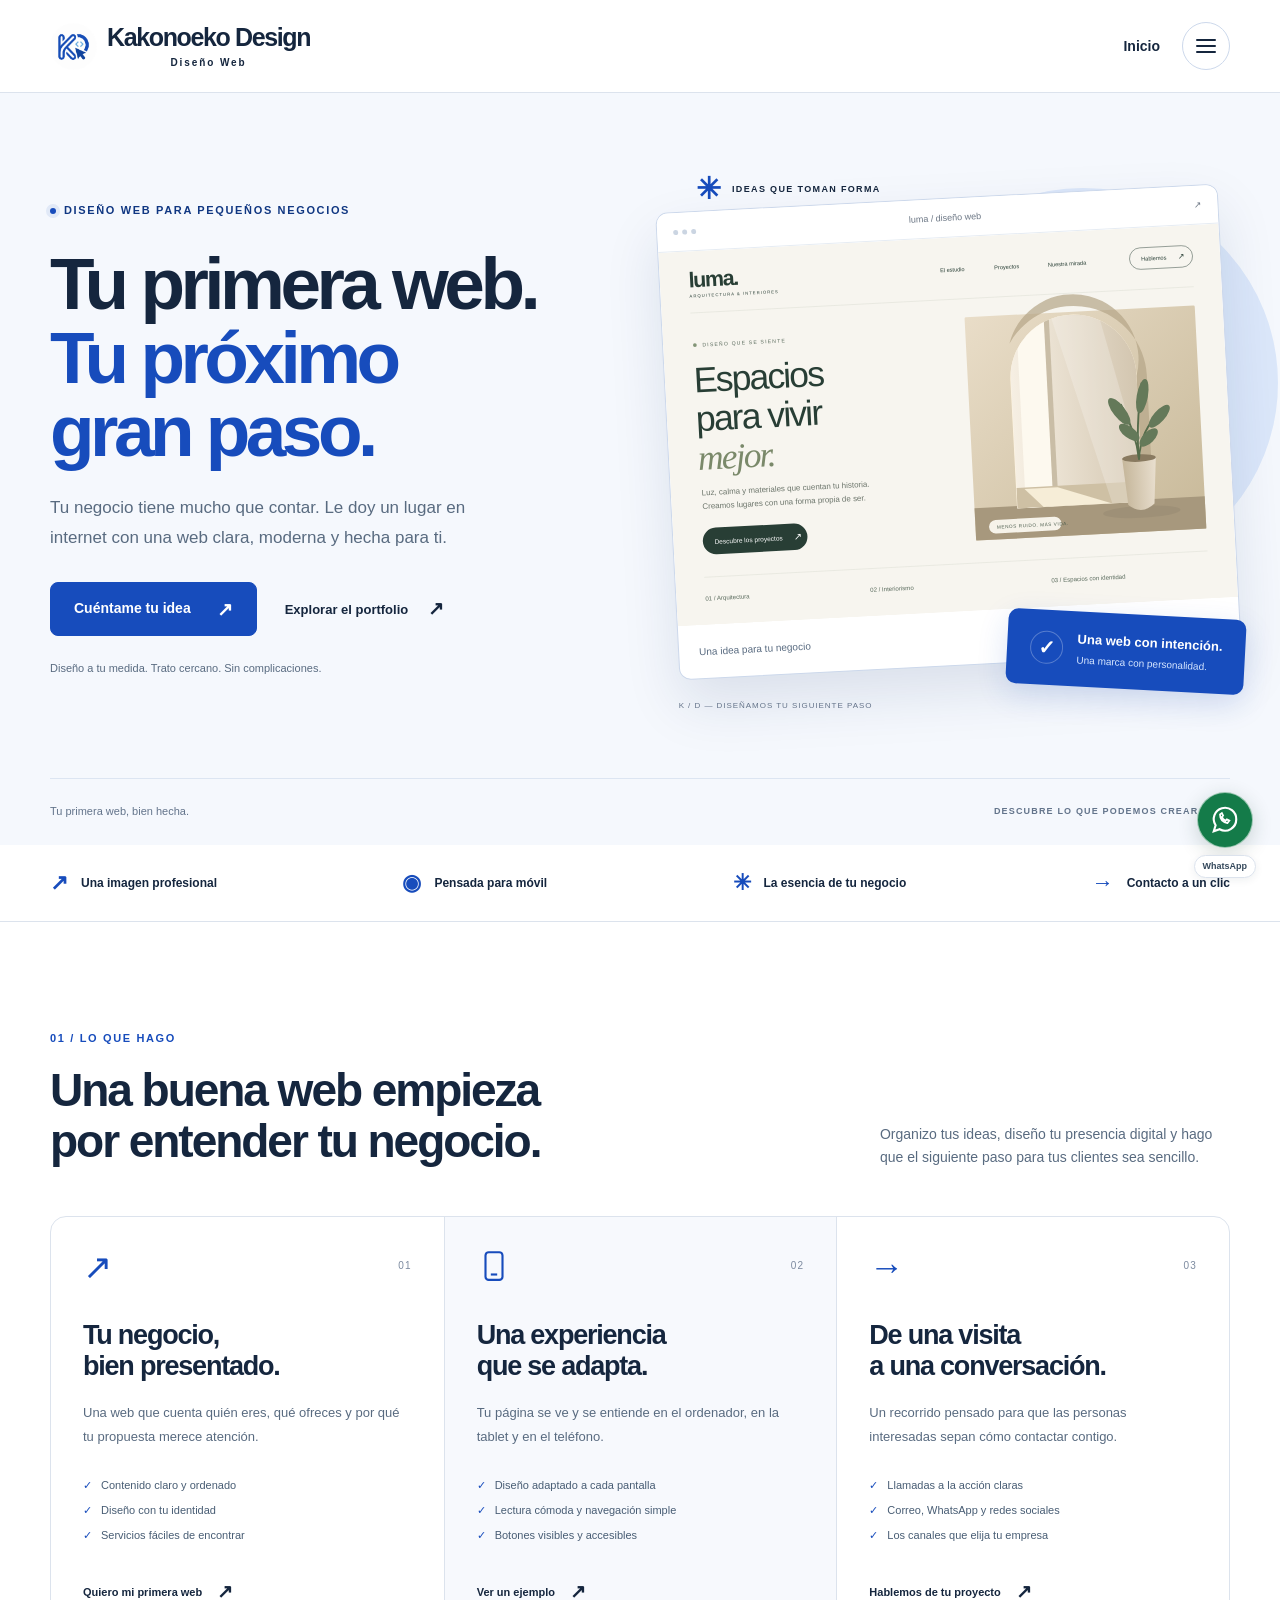
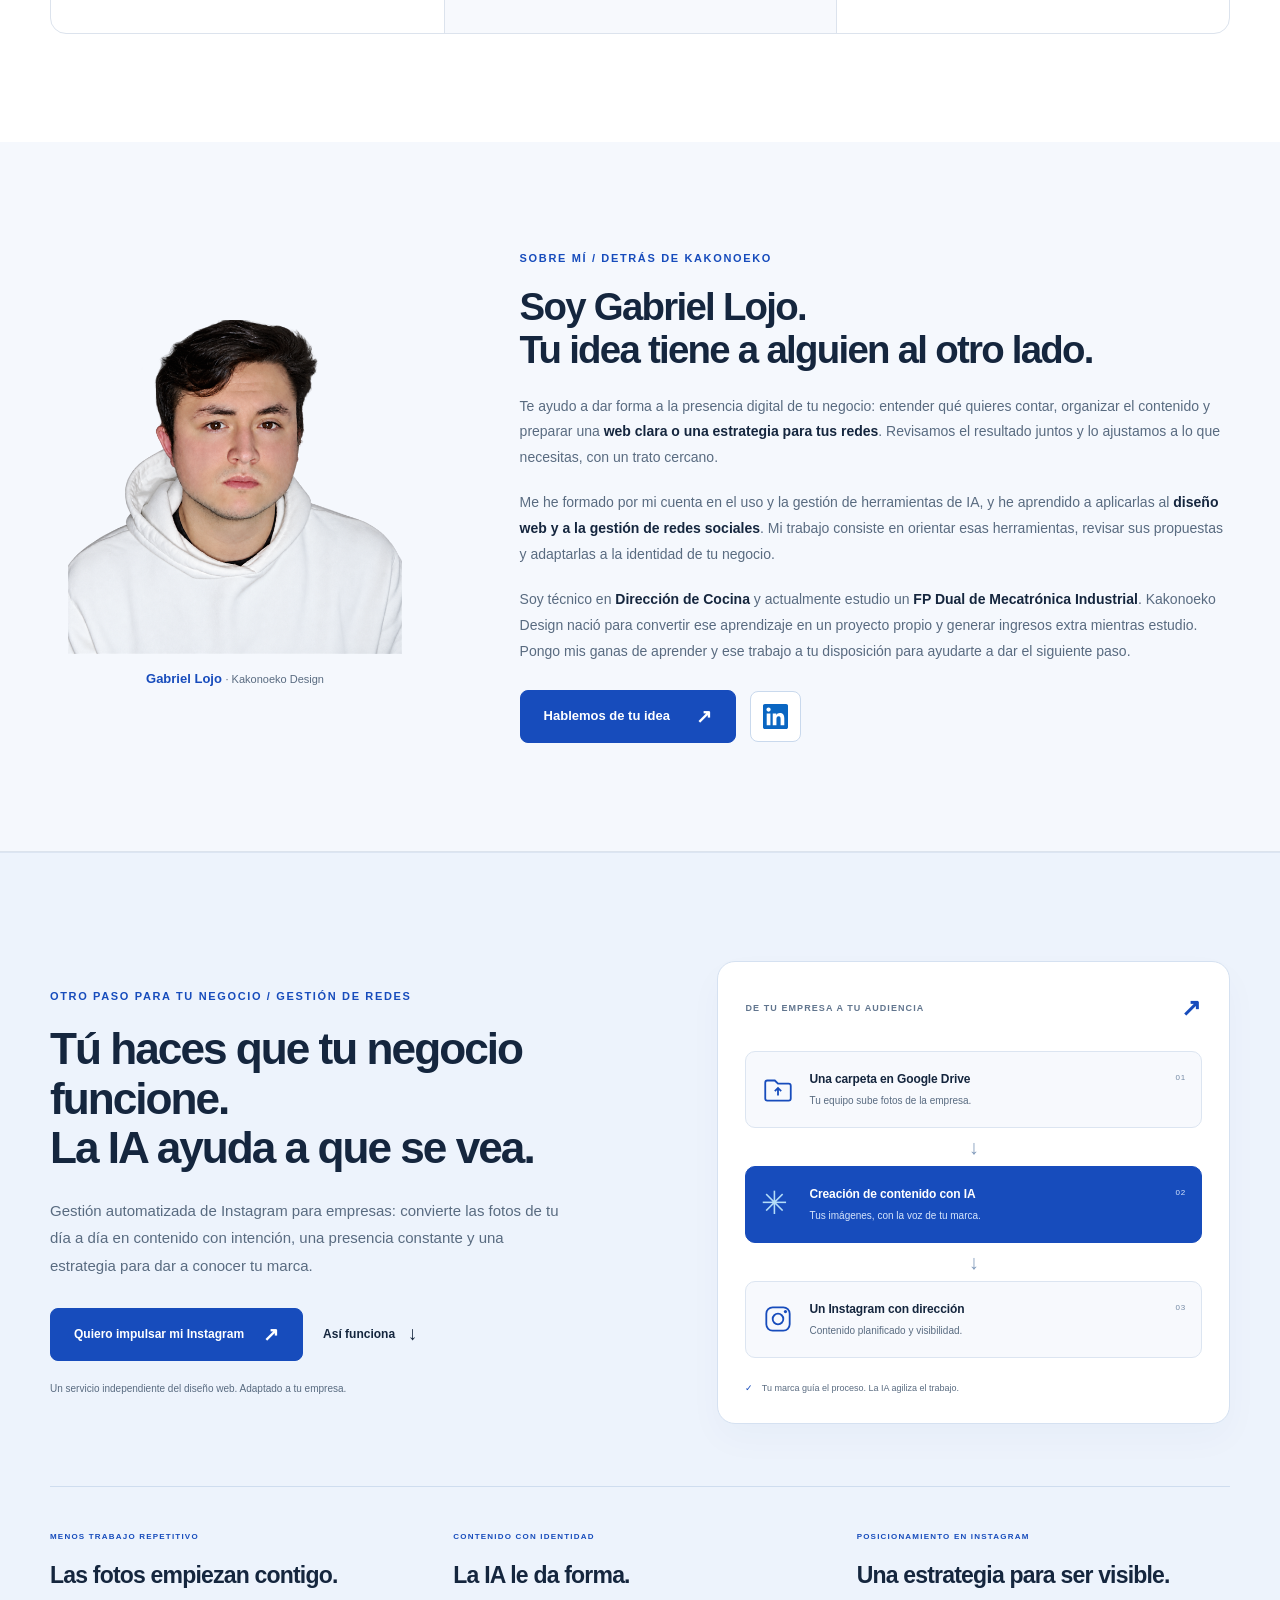
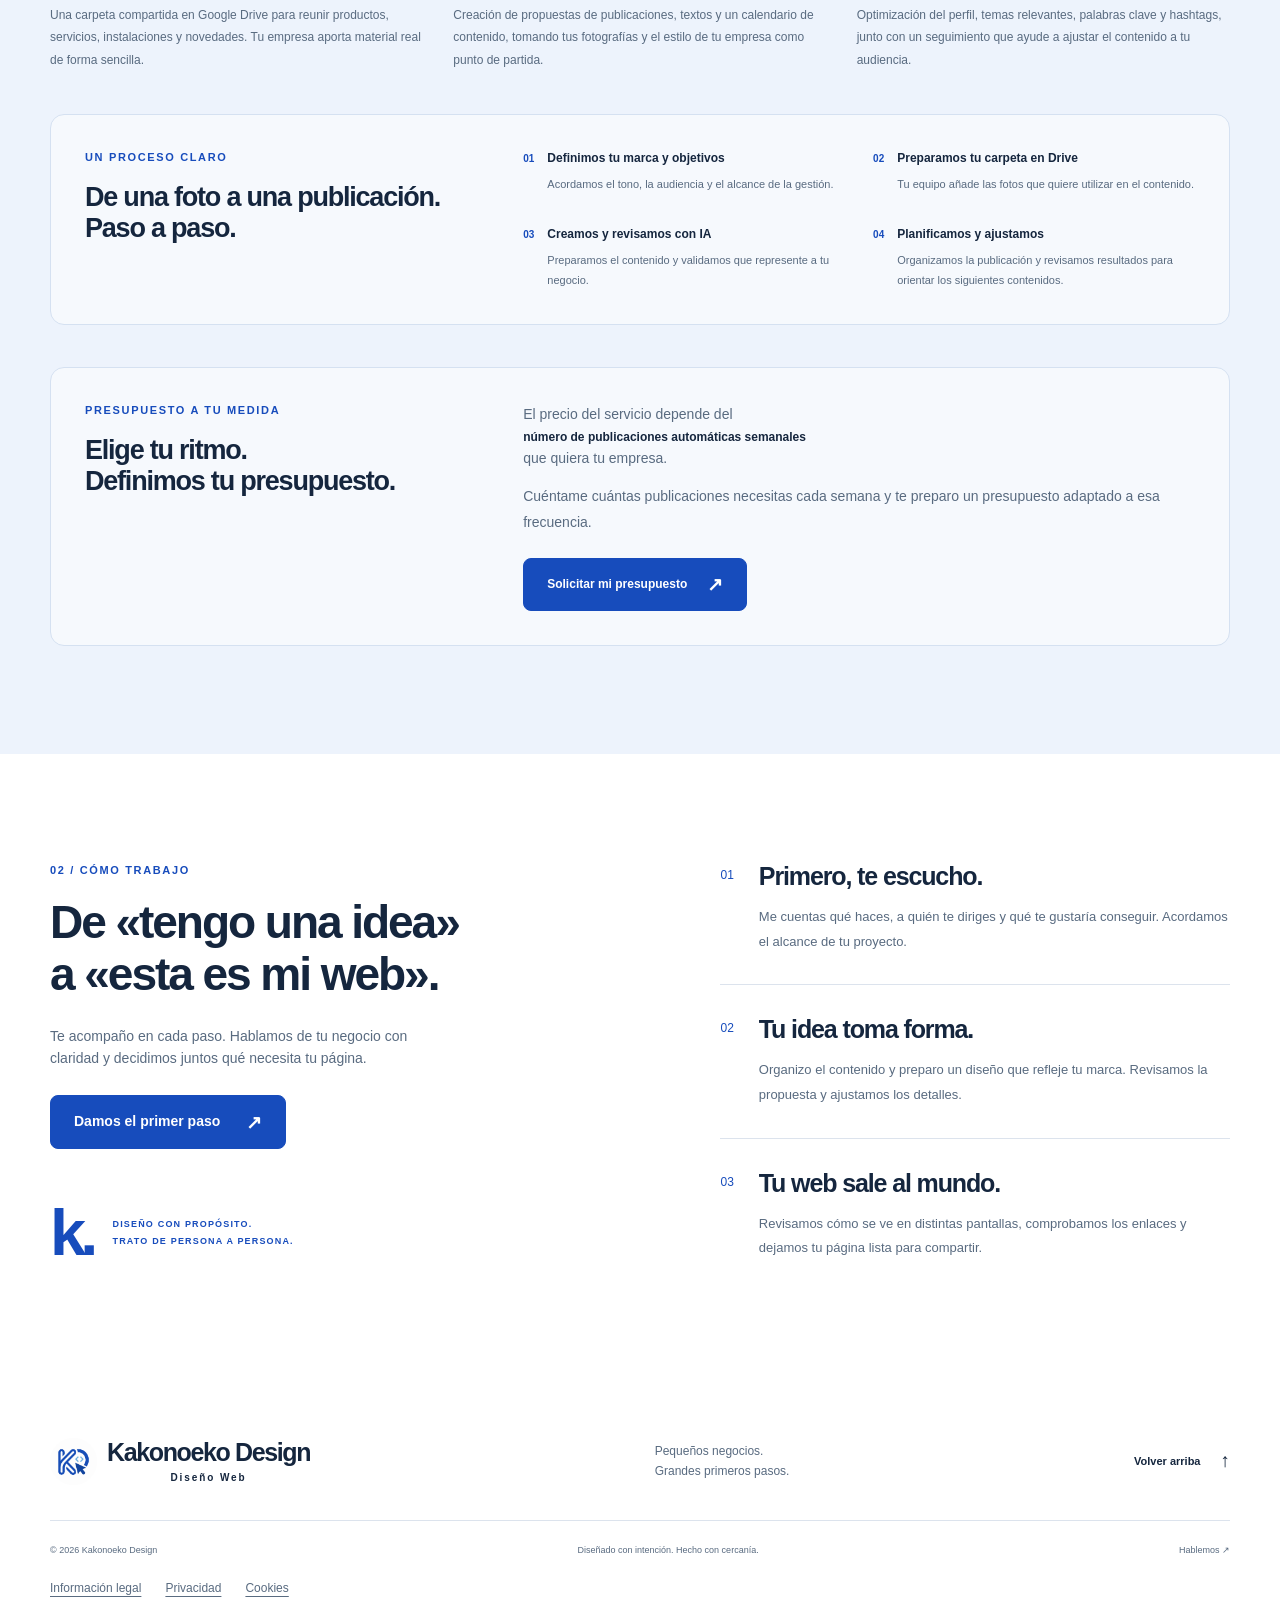
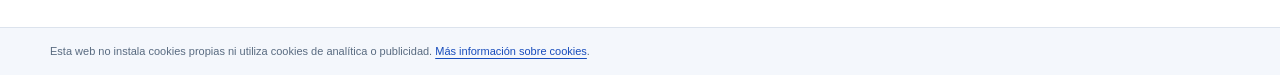
<file: index.html>
<!doctype html>
<html lang="es">
<head>
  <meta charset="utf-8">
  <meta name="viewport" content="width=device-width, initial-scale=1">
  <meta name="referrer" content="no-referrer">
  <meta http-equiv="Content-Security-Policy" content="default-src 'self'; img-src 'self' data:; style-src 'self'; script-src 'self'; connect-src 'none'; frame-src 'none'; object-src 'none'; base-uri 'self'; form-action 'none'; upgrade-insecure-requests">
  <meta name="theme-color" content="#174cbc">
  <meta name="description" content="Diseño web y gestión de Instagram para empresas con IA. Kakonoeko Design crea tu primera web y transforma tus fotos en contenido para tu marca.">
  <meta property="og:title" content="Kakonoeko Design · Tu primera web, bien hecha">
  <meta property="og:description" content="Una web con personalidad para un negocio como el tuyo. Descubre el portfolio y cuéntame tu idea.">
  <meta property="og:type" content="website">
  <meta property="og:url" content="https://kakonoeko.github.io/kakonoeko-design/">
  <meta property="og:image" content="https://kakonoeko.github.io/kakonoeko-design/assets/logo-whatsapp.png">
  <meta property="og:image:secure_url" content="https://kakonoeko.github.io/kakonoeko-design/assets/logo-whatsapp.png">
  <meta property="og:image:type" content="image/png">
  <meta property="og:image:width" content="1254">
  <meta property="og:image:height" content="1254">
  <meta property="og:image:alt" content="Logo de Kakonoeko Design">
  <meta property="og:site_name" content="Kakonoeko Design">
  <meta property="og:locale" content="es_ES">
  <meta name="twitter:card" content="summary">
  <meta name="twitter:image" content="https://kakonoeko.github.io/kakonoeko-design/assets/logo-whatsapp.png">
  <meta name="twitter:image:alt" content="Logo de Kakonoeko Design">
  <link rel="canonical" href="https://kakonoeko.github.io/kakonoeko-design/">
  <link rel="icon" type="image/png" href="assets/logo.png">
  <link rel="stylesheet" href="styles.css?v=20261013-consultas">
  <script src="config.js?v=20261012-telefono" defer></script>
  <script src="legal.js?v=20261013-consultas" defer></script>
  <script src="script.js?v=20261013-consultas" defer></script>
  <title>Kakonoeko Design · Tu primera web, bien hecha</title>
</head>
<body>
  <a class="skip-link" href="#contenido">Saltar al contenido</a>
  <header class="site-header">
    <div class="wrap nav">
      <a class="brand" href="#inicio" aria-label="Kakonoeko Design, inicio"><span class="brand-symbol"><img src="assets/logo.png" width="1254" height="1254" alt=""></span><span>Kakonoeko Design<span class="brand-sub">Diseño Web</span></span></a>
      <div class="header-actions"><a class="home-link" href="#inicio">Inicio</a><button class="menu-toggle" type="button" aria-expanded="false" aria-controls="navigation"><span class="menu-line" aria-hidden="true"></span><span class="menu-line" aria-hidden="true"></span><span class="menu-line" aria-hidden="true"></span><span class="sr-only">Abrir menú</span></button></div>
      <nav id="navigation" aria-label="Navegación principal" inert><a href="#servicios">Diseño Web</a><a href="portfolio.html">Portfolio</a><a href="#instagram-empresas">Gestión de Redes</a><a href="#proceso">Cómo trabajo</a><a href="#sobre-mi">Sobre mí</a><a href="preguntas-frecuentes.html">Preguntas Frecuentes</a><a href="contacto.html">Contacto</a></nav>
    </div>
  </header>
  <main id="contenido">
    <section class="hero" id="inicio">
      <div class="wrap hero-grid">
        <div class="hero-copy"><p class="eyebrow"><span class="status-dot"></span> DISEÑO WEB PARA PEQUEÑOS NEGOCIOS</p><h1>Tu primera web.<br> <span>Tu próximo<br> gran paso.</span></h1><p class="hero-lead">Tu negocio tiene mucho que contar. Le doy un lugar en internet con una web clara, moderna y hecha para ti.</p><div class="actions"><a class="button" href="contacto.html">Cuéntame tu idea <span aria-hidden="true">↗</span></a><a class="text-link" href="portfolio.html">Explorar el portfolio <span aria-hidden="true">↗</span></a></div><p class="hero-note">Diseño a tu medida. Trato cercano. Sin complicaciones.</p></div>
        <div class="hero-art"><div class="art-label"><span class="little-cross" aria-hidden="true">✳</span> IDEAS QUE TOMAN FORMA</div><div class="art-ring" aria-hidden="true"></div><a href="#servicios" class="hero-browser" aria-label="Descubrir el diseño web para tu negocio"><div class="browser-bar"><span class="browser-dots" aria-hidden="true"><i></i><i></i><i></i></span><span>luma / diseño web</span><span aria-hidden="true">↗</span></div><img src="assets/hero-luma.svg" width="1200" height="800" alt="Diseño web de arquitectura e interiores con el titular Espacios para vivir mejor, tonos naturales y una llamada a descubrir proyectos"><div class="browser-footer"><span>Una idea para tu negocio</span><strong>Diseño a medida <span aria-hidden="true">↗</span></strong></div></a><div class="design-tag"><span class="tag-icon" aria-hidden="true">✓</span><div>Una web con intención.<small>Una marca con personalidad.</small></div></div><div class="art-coordinate" aria-hidden="true">K / D — DISEÑAMOS TU SIGUIENTE PASO</div></div>
      </div>
      <div class="wrap hero-bottom"><span>Tu primera web, bien hecha.</span><a href="#servicios">DESCUBRE LO QUE PODEMOS CREAR <span aria-hidden="true">↓</span></a></div>
    </section>
    <div class="benefit-strip"><div class="wrap"><span><span aria-hidden="true">↗</span> Una imagen profesional</span><span><span aria-hidden="true">◉</span> Pensada para móvil</span><span><span aria-hidden="true">✳</span> La esencia de tu negocio</span><span><span aria-hidden="true">→</span> Contacto a un clic</span></div></div>
    <section class="section services" id="servicios"><div class="wrap"><div class="section-heading"><div><p class="eyebrow">01 / LO QUE HAGO</p><h2>Una buena web empieza<br> por entender tu negocio.</h2></div><p>Organizo tus ideas, diseño tu presencia digital y hago que el siguiente paso para tus clientes sea sencillo.</p></div><div class="service-grid">
      <article class="service"><div class="service-top"><span class="service-icon" aria-hidden="true">↗</span><span class="micro">01</span></div><h3>Tu negocio,<br> bien presentado.</h3><p>Una web que cuenta quién eres, qué ofreces y por qué tu propuesta merece atención.</p><ul><li>Contenido claro y ordenado</li><li>Diseño con tu identidad</li><li>Servicios fáciles de encontrar</li></ul><a href="contacto.html?servicio=web" class="text-link">Quiero mi primera web <span aria-hidden="true">↗</span></a></article>
      <article class="service"><div class="service-top"><svg class="service-icon" viewBox="0 0 32 32" fill="none" aria-hidden="true"><rect x="8" y="3" width="16" height="26" rx="3" stroke="currentColor" stroke-width="2"/><path d="M13 24h6" stroke="currentColor" stroke-width="2"/></svg><span class="micro">02</span></div><h3>Una experiencia<br> que se adapta.</h3><p>Tu página se ve y se entiende en el ordenador, en la tablet y en el teléfono.</p><ul><li>Diseño adaptado a cada pantalla</li><li>Lectura cómoda y navegación simple</li><li>Botones visibles y accesibles</li></ul><a href="portfolio.html" class="text-link">Ver un ejemplo <span aria-hidden="true">↗</span></a></article>
      <article class="service"><div class="service-top"><span class="service-icon" aria-hidden="true">→</span><span class="micro">03</span></div><h3>De una visita<br> a una conversación.</h3><p>Un recorrido pensado para que las personas interesadas sepan cómo contactar contigo.</p><ul><li>Llamadas a la acción claras</li><li>Correo, WhatsApp y redes sociales</li><li>Los canales que elija tu empresa</li></ul><a href="contacto.html?servicio=web" class="text-link">Hablemos de tu proyecto <span aria-hidden="true">↗</span></a></article>
    </div></div></section>
    <section class="section about" id="sobre-mi" aria-labelledby="about-title"><div class="wrap about-grid"><figure class="about-portrait"><div class="about-portrait-frame"><img src="assets/gabriel-lojo.png" width="640" height="640" loading="lazy" alt="Gabriel Lojo, creador de Kakonoeko Design, con sudadera blanca"></div><figcaption>Gabriel Lojo <span>· Kakonoeko Design</span></figcaption></figure><div class="about-content"><p class="eyebrow">SOBRE MÍ / DETRÁS DE KAKONOEKO</p><h2 id="about-title">Soy Gabriel Lojo.<br> Tu idea tiene a alguien al otro lado.</h2><div class="about-copy"><p>Te ayudo a dar forma a la presencia digital de tu negocio: entender qué quieres contar, organizar el contenido y preparar una <strong>web clara o una estrategia para tus redes</strong>. Revisamos el resultado juntos y lo ajustamos a lo que necesitas, con un trato cercano.</p><p>Me he formado por mi cuenta en el uso y la gestión de herramientas de IA, y he aprendido a aplicarlas al <strong>diseño web y a la gestión de redes sociales</strong>. Mi trabajo consiste en orientar esas herramientas, revisar sus propuestas y adaptarlas a la identidad de tu negocio.</p><p>Soy técnico en <strong>Dirección de Cocina</strong> y actualmente estudio un <strong>FP Dual de Mecatrónica Industrial</strong>. Kakonoeko Design nació para convertir ese aprendizaje en un proyecto propio y generar ingresos extra mientras estudio. Pongo mis ganas de aprender y ese trabajo a tu disposición para ayudarte a dar el siguiente paso.</p><span class="about-signature">Gabriel Lojo <span>· Kakonoeko Design</span></span></div><div class="about-actions"><a class="button" href="contacto.html">Hablemos de tu idea <span aria-hidden="true">↗</span></a><a class="about-linkedin" href="https://www.linkedin.com/in/gabrielseijaslojo/" target="_blank" rel="noopener noreferrer" aria-label="Ver el perfil de Gabriel Lojo en LinkedIn" title="LinkedIn de Gabriel Lojo"><svg viewBox="0 0 24 24" fill="currentColor" aria-hidden="true"><path d="M20.447 20.452h-3.554v-5.569c0-1.328-.027-3.037-1.852-3.037-1.853 0-2.136 1.445-2.136 2.939v5.667H9.351V9h3.414v1.561h.046c.477-.9 1.637-1.85 3.37-1.85 3.601 0 4.267 2.37 4.267 5.455v6.286zM5.337 7.433a2.062 2.062 0 1 1 0-4.124 2.062 2.062 0 0 1 0 4.124zM7.119 20.452H3.555V9h3.564v11.452zM22.225 0H1.771C.792 0 0 .774 0 1.729v20.542C0 23.227.792 24 1.771 24h20.451C23.2 24 24 23.227 24 22.271V1.729C24 .774 23.2 0 22.222 0h.003z"/></svg></a></div></div></div></section>
    <section class="section instagram-service" id="instagram-empresas" aria-labelledby="instagram-heading">
      <div class="wrap">
        <div class="instagram-intro">
          <div class="instagram-copy"><p class="eyebrow">OTRO PASO PARA TU NEGOCIO / GESTIÓN DE REDES</p><h2 id="instagram-heading">Tú haces que tu negocio funcione.<br> La IA ayuda a que se vea.</h2><p>Gestión automatizada de Instagram para empresas: convierte las fotos de tu día a día en contenido con intención, una presencia constante y una estrategia para dar a conocer tu marca.</p><div class="actions"><a class="button" href="contacto.html?servicio=redes">Quiero impulsar mi Instagram <span aria-hidden="true">↗</span></a><a class="text-link" href="#instagram-flujo">Así funciona <span aria-hidden="true">↓</span></a></div><p class="instagram-note">Un servicio independiente del diseño web. Adaptado a tu empresa.</p></div>
          <div class="instagram-flow" aria-label="Flujo del servicio: fotos en Google Drive, creación con IA y contenido para Instagram">
            <div class="flow-heading"><span>DE TU EMPRESA A TU AUDIENCIA</span><span aria-hidden="true">↗</span></div>
            <div class="flow-row"><span class="flow-icon" aria-hidden="true"><svg viewBox="0 0 32 32" fill="none"><path d="M4 10a2 2 0 0 1 2-2h7l3 3h10a2 2 0 0 1 2 2v12a2 2 0 0 1-2 2H6a2 2 0 0 1-2-2V10Z" stroke="currentColor" stroke-width="1.7"/><path d="M16 22v-7m-3 3 3-3 3 3" stroke="currentColor" stroke-width="1.7"/></svg></span><div><strong>Una carpeta en Google Drive</strong><span>Tu equipo sube fotos de la empresa.</span></div><span class="flow-step">01</span></div>
            <span class="flow-connector" aria-hidden="true">↓</span>
            <div class="flow-row flow-ai"><span class="flow-icon" aria-hidden="true">✳</span><div><strong>Creación de contenido con IA</strong><span>Tus imágenes, con la voz de tu marca.</span></div><span class="flow-step">02</span></div>
            <span class="flow-connector" aria-hidden="true">↓</span>
            <div class="flow-row"><span class="flow-icon" aria-hidden="true"><svg viewBox="0 0 32 32" fill="none"><rect x="5" y="5" width="22" height="22" rx="6" stroke="currentColor" stroke-width="1.7"/><circle cx="16" cy="16" r="5" stroke="currentColor" stroke-width="1.7"/><circle cx="23" cy="9" r="1.5" fill="currentColor"/></svg></span><div><strong>Un Instagram con dirección</strong><span>Contenido planificado y visibilidad.</span></div><span class="flow-step">03</span></div>
            <p class="flow-footer"><span aria-hidden="true">✓</span> Tu marca guía el proceso. La IA agiliza el trabajo.</p>
          </div>
        </div>
        <div class="instagram-benefits"><article><span class="eyebrow">MENOS TRABAJO REPETITIVO</span><h3>Las fotos empiezan contigo.</h3><p>Una carpeta compartida en Google Drive para reunir productos, servicios, instalaciones y novedades. Tu empresa aporta material real de forma sencilla.</p></article><article><span class="eyebrow">CONTENIDO CON IDENTIDAD</span><h3>La IA le da forma.</h3><p>Creación de propuestas de publicaciones, textos y un calendario de contenido, tomando tus fotografías y el estilo de tu empresa como punto de partida.</p></article><article><span class="eyebrow">POSICIONAMIENTO EN INSTAGRAM</span><h3>Una estrategia para ser visible.</h3><p>Optimización del perfil, temas relevantes, palabras clave y hashtags, junto con un seguimiento que ayude a ajustar el contenido a tu audiencia.</p></article></div>
        <div class="instagram-how" id="instagram-flujo"><div><p class="eyebrow">UN PROCESO CLARO</p><h3>De una foto a una publicación.<br> Paso a paso.</h3></div><ol><li><span>01</span><div><strong>Definimos tu marca y objetivos</strong><p>Acordamos el tono, la audiencia y el alcance de la gestión.</p></div></li><li><span>02</span><div><strong>Preparamos tu carpeta en Drive</strong><p>Tu equipo añade las fotos que quiere utilizar en el contenido.</p></div></li><li><span>03</span><div><strong>Creamos y revisamos con IA</strong><p>Preparamos el contenido y validamos que represente a tu negocio.</p></div></li><li><span>04</span><div><strong>Planificamos y ajustamos</strong><p>Organizamos la publicación y revisamos resultados para orientar los siguientes contenidos.</p></div></li></ol></div>
        <div class="instagram-how instagram-pricing" id="instagram-presupuesto"><div><p class="eyebrow">PRESUPUESTO A TU MEDIDA</p><h3>Elige tu ritmo.<br> Definimos tu presupuesto.</h3></div><div class="instagram-pricing-copy"><p>El precio del servicio depende del <strong>número de publicaciones automáticas semanales</strong> que quiera tu empresa.</p><p>Cuéntame cuántas publicaciones necesitas cada semana y te preparo un presupuesto adaptado a esa frecuencia.</p><div class="actions"><a class="button" href="contacto.html?servicio=redes">Solicitar mi presupuesto <span aria-hidden="true">↗</span></a></div></div></div>
      </div>
    </section>
    <section class="section process" id="proceso"><div class="wrap process-grid"><div class="process-intro"><p class="eyebrow">02 / CÓMO TRABAJO</p><h2>De «tengo una idea»<br> a «esta es mi web».</h2><p>Te acompaño en cada paso. Hablamos de tu negocio con claridad y decidimos juntos qué necesita tu página.</p><a href="contacto.html?servicio=web" class="button">Damos el primer paso <span aria-hidden="true">↗</span></a><div class="process-brand" aria-hidden="true"><span>k.</span><p>DISEÑO CON PROPÓSITO.<br> TRATO DE PERSONA A PERSONA.</p></div></div><ol class="steps"><li><span class="step-number">01</span><div><h3>Primero, te escucho.</h3><p>Me cuentas qué haces, a quién te diriges y qué te gustaría conseguir. Acordamos el alcance de tu proyecto.</p></div></li><li><span class="step-number">02</span><div><h3>Tu idea toma forma.</h3><p>Organizo el contenido y preparo un diseño que refleje tu marca. Revisamos la propuesta y ajustamos los detalles.</p></div></li><li><span class="step-number">03</span><div><h3>Tu web sale al mundo.</h3><p>Revisamos cómo se ve en distintas pantallas, comprobamos los enlaces y dejamos tu página lista para compartir.</p></div></li></ol></div></section>
  </main>
  <footer><div class="wrap footer-top"><a class="brand" href="#inicio"><span class="brand-symbol"><img src="assets/logo.png" width="1254" height="1254" loading="lazy" alt=""></span><span>Kakonoeko Design<span class="brand-sub">Diseño Web</span></span></a><p>Pequeños negocios.<br> Grandes primeros pasos.</p><a class="text-link" href="#inicio">Volver arriba <span aria-hidden="true">↑</span></a></div><div class="wrap footer-bottom"><span>© <span id="year">2026</span> Kakonoeko Design</span><span>Diseñado con intención. Hecho con cercanía.</span><a href="contacto.html">Hablemos ↗</a></div><div class="wrap footer-legal"><nav class="legal-links" aria-label="Información legal"><a href="informacion-legal.html">Información legal</a><a href="privacidad.html">Privacidad</a><a href="cookies.html">Cookies</a></nav></div></footer>
  <div class="floating-whatsapp" data-whatsapp-widget><a class="floating-whatsapp-button" href="https://wa.me/34624751521?text=Hola%2C+me+gustar%C3%ADa+hacer+una+consulta+sobre+dise%C3%B1o+web+o+gesti%C3%B3n+de+Instagram." target="_blank" rel="noopener noreferrer" aria-label="Contactar por WhatsApp" title="Hablemos por WhatsApp"><svg viewBox="0 0 24 24" fill="none" aria-hidden="true"><path d="M21 11.5a9 9 0 0 1-13.3 7.9L3 21l1.5-4.8A9 9 0 1 1 21 11.5Z" stroke="currentColor" stroke-width="1.7"/><path d="M8 7.5c0 4 2 6 6 7l1.5-2-2-1-1 1c-1.5-.5-2.5-1.5-3-3l1-1-1-2-1.5 1Z" stroke="currentColor" stroke-width="1.4"/></svg></a><span class="floating-whatsapp-note">WhatsApp</span></div>

  <dialog id="whatsapp-dialog" aria-labelledby="whatsapp-title"><button class="dialog-close" type="button" aria-label="Cerrar aviso">×</button><p class="eyebrow">SEGUIMOS EN CONTACTO</p><h2 id="whatsapp-title">WhatsApp no está disponible.</h2><p>Puedes contarme tu proyecto desde Gmail o por Instagram.</p><div class="actions"><a class="button" data-gmail-link href="https://mail.google.com/mail/?view=cm&amp;fs=1&amp;to=gseijas99%40gmail.com" target="_blank" rel="noopener noreferrer">Escribir desde Gmail ↗</a><a class="text-link" href="https://www.instagram.com/kakonoekodesign/" target="_blank" rel="noopener noreferrer">Ir a Instagram ↗</a></div></dialog>
<aside class="cookie-info" id="cookie-info" aria-labelledby="cookie-info-title"><div class="wrap"><h2 class="sr-only" id="cookie-info-title">Cookies y privacidad</h2><p>Esta web no instala cookies propias ni utiliza cookies de analítica o publicidad. <a href="cookies.html">Más información sobre cookies</a>.</p></div></aside>
</body>
</html>
</file>
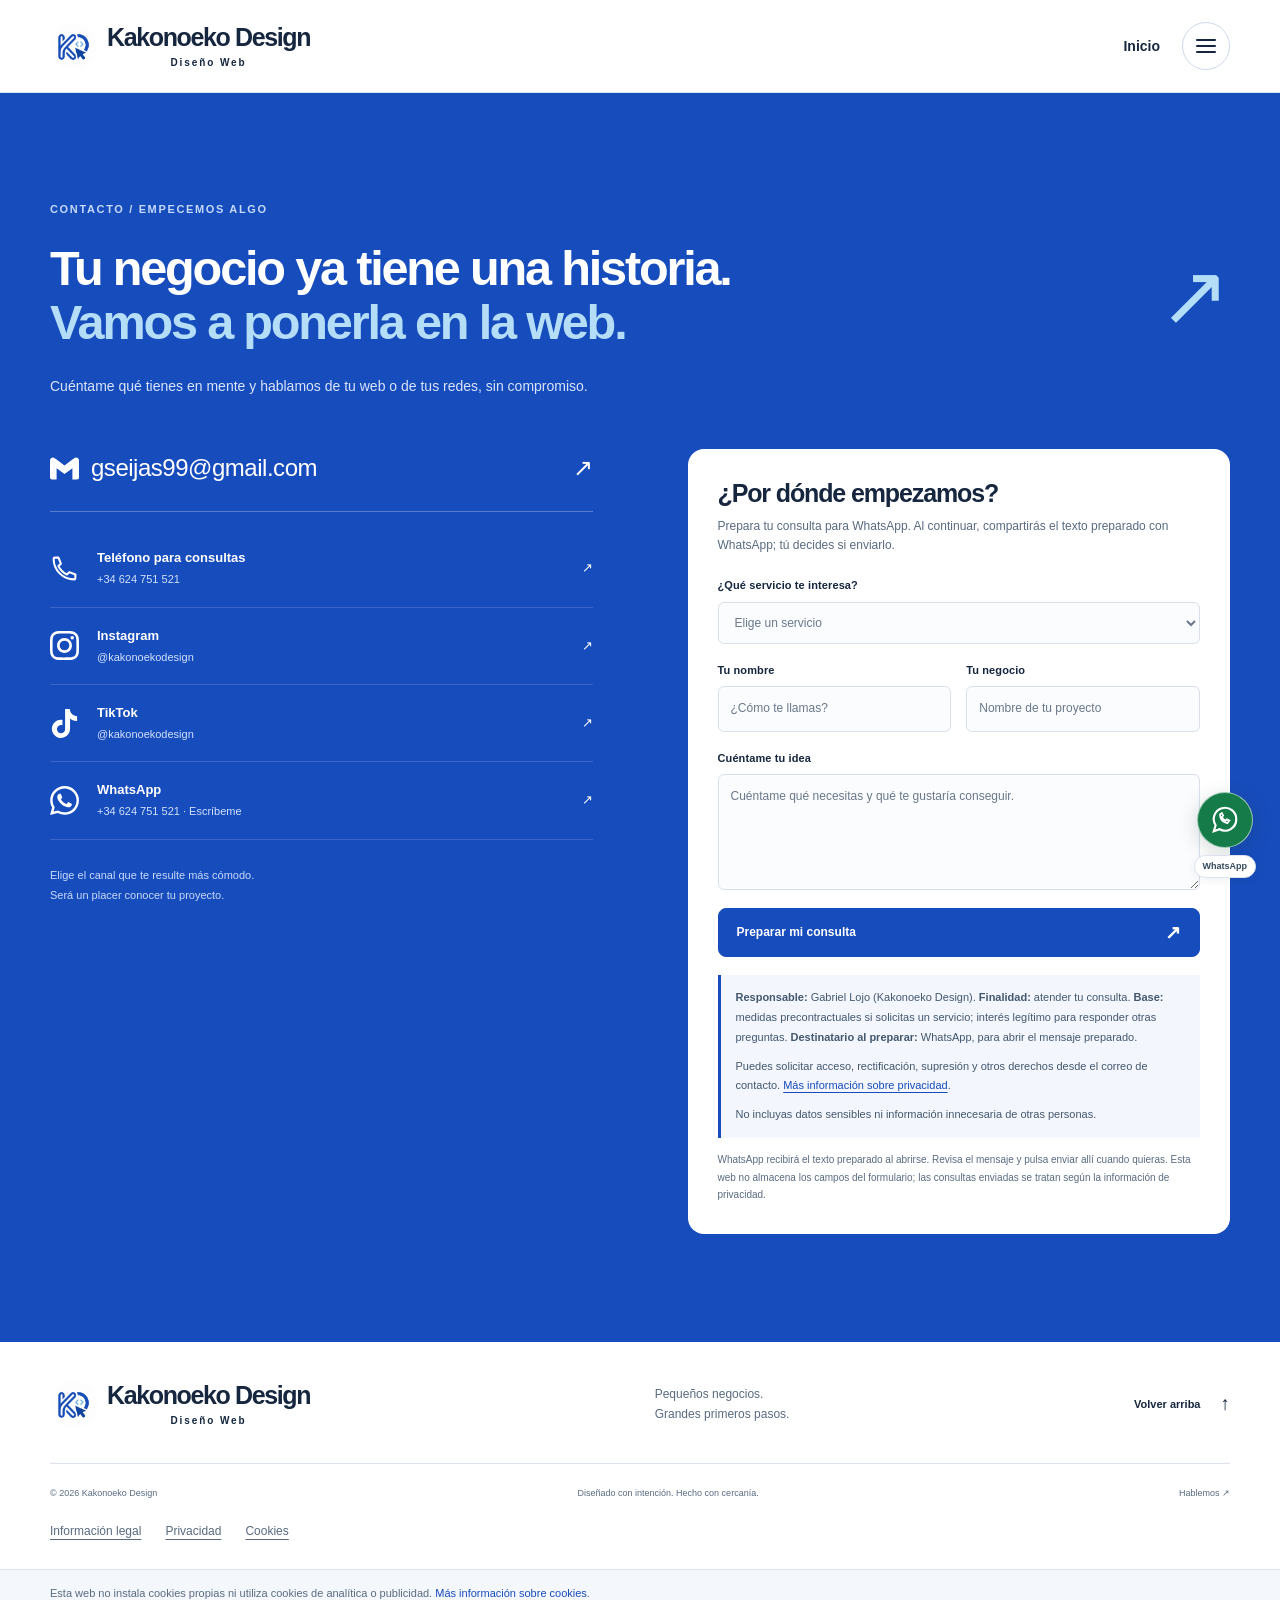
<file: contacto.html>
<!doctype html>
<html lang="es">
<head>
  <meta charset="utf-8">
  <meta name="viewport" content="width=device-width, initial-scale=1">
  <meta name="referrer" content="no-referrer">
  <meta http-equiv="Content-Security-Policy" content="default-src 'self'; img-src 'self' data:; style-src 'self'; script-src 'self'; connect-src 'none'; frame-src 'none'; object-src 'none'; base-uri 'self'; form-action 'none'; upgrade-insecure-requests">
  <meta name="theme-color" content="#174cbc">
  <meta name="description" content="Contacta con Kakonoeko Design por WhatsApp, teléfono, correo o redes sociales. Cuéntame tu idea de diseño web o gestión de redes.">
  <meta property="og:title" content="Contacto · Kakonoeko Design">
  <meta property="og:description" content="Cuéntame tu idea. Consultas de diseño web y gestión de redes por WhatsApp, teléfono, correo o redes sociales.">
  <meta property="og:type" content="website">
  <meta property="og:url" content="https://kakonoeko.github.io/kakonoeko-design/contacto.html">
  <meta property="og:image" content="https://kakonoeko.github.io/kakonoeko-design/assets/logo-whatsapp.png">
  <meta property="og:image:secure_url" content="https://kakonoeko.github.io/kakonoeko-design/assets/logo-whatsapp.png">
  <meta property="og:image:type" content="image/png">
  <meta property="og:image:width" content="1254">
  <meta property="og:image:height" content="1254">
  <meta property="og:image:alt" content="Logo de Kakonoeko Design">
  <meta property="og:site_name" content="Kakonoeko Design">
  <meta property="og:locale" content="es_ES">
  <meta name="twitter:card" content="summary">
  <meta name="twitter:image" content="https://kakonoeko.github.io/kakonoeko-design/assets/logo-whatsapp.png">
  <meta name="twitter:image:alt" content="Logo de Kakonoeko Design">
  <link rel="canonical" href="https://kakonoeko.github.io/kakonoeko-design/contacto.html">
  <link rel="icon" type="image/png" href="assets/logo.png">
  <link rel="stylesheet" href="styles.css?v=20261013-consultas">
  <script src="config.js?v=20261012-telefono" defer></script>
  <script src="legal.js?v=20261013-consultas" defer></script>
  <script src="script.js?v=20261013-consultas" defer></script>
  <title>Contacto · Kakonoeko Design</title>
</head>
<body class="contact-page">
  <a class="skip-link" href="#contenido">Saltar al contenido</a>
  <header class="site-header">
    <div class="wrap nav">
      <a class="brand" href="index.html#inicio" aria-label="Kakonoeko Design, inicio"><span class="brand-symbol"><img src="assets/logo.png" width="1254" height="1254" alt=""></span><span>Kakonoeko Design<span class="brand-sub">Diseño Web</span></span></a>
      <div class="header-actions"><a class="home-link" href="index.html#inicio">Inicio</a><button class="menu-toggle" type="button" aria-expanded="false" aria-controls="navigation"><span class="menu-line" aria-hidden="true"></span><span class="menu-line" aria-hidden="true"></span><span class="menu-line" aria-hidden="true"></span><span class="sr-only">Abrir menú</span></button></div>
      <nav id="navigation" aria-label="Navegación principal" inert><a href="index.html#servicios">Diseño Web</a><a href="portfolio.html">Portfolio</a><a href="index.html#instagram-empresas">Gestión de Redes</a><a href="index.html#proceso">Cómo trabajo</a><a href="index.html#sobre-mi">Sobre mí</a><a href="preguntas-frecuentes.html">Preguntas Frecuentes</a><a href="contacto.html" aria-current="page">Contacto</a></nav>
    </div>
  </header>
  <main id="contenido">
    <section class="section contact" id="contacto"><div class="wrap"><p class="eyebrow">CONTACTO / EMPECEMOS ALGO</p><div class="contact-heading"><h1>Tu negocio ya tiene una historia.<br> <span>Vamos a ponerla en la web.</span></h1><span class="contact-arrow" aria-hidden="true">↗</span></div><p class="contact-lead">Cuéntame qué tienes en mente y hablamos de tu web o de tus redes, sin compromiso.</p><div class="contact-layout"><div><a class="email-link" data-email-link data-gmail-link href="https://mail.google.com/mail/?view=cm&amp;fs=1&amp;to=gseijas99%40gmail.com" target="_blank" rel="noopener noreferrer"><svg class="social-icon" viewBox="0 0 24 24" fill="currentColor" aria-hidden="true"><path d="M24 5.457v13.909c0 .904-.732 1.636-1.636 1.636h-3.819V11.73L12 16.64l-6.545-4.91v9.273H1.636A1.636 1.636 0 0 1 0 19.366V5.457c0-2.023 2.309-3.178 3.927-1.964L5.455 4.64 12 9.548l6.545-4.91 1.528-1.145C21.69 2.28 24 3.434 24 5.457z"/></svg><span data-email-address>gseijas99@gmail.com</span><span aria-hidden="true">↗</span></a><div class="social-list"><a data-phone-link href="tel:+34624751521"><svg class="social-icon" viewBox="0 0 24 24" fill="none" aria-hidden="true"><path d="M7 3H4a1 1 0 0 0-1 1c0 9.4 7.6 17 17 17a1 1 0 0 0 1-1v-3l-5-2-2 2a15 15 0 0 1-7-7l2-2-2-5Z" stroke="currentColor" stroke-width="1.7" stroke-linejoin="round"/></svg><span>Teléfono para consultas<small data-phone-display>+34 624 751 521</small></span><span aria-hidden="true">↗</span></a><a data-instagram-link href="https://www.instagram.com/kakonoekodesign/" target="_blank" rel="noopener noreferrer"><svg class="social-icon" viewBox="0 0 24 24" fill="currentColor" aria-hidden="true"><path d="M7.0301.084c-1.2768.0602-2.1487.264-2.911.5634-.7888.3075-1.4575.72-2.1228 1.3877-.6652.6677-1.075 1.3368-1.3802 2.127-.2954.7638-.4956 1.6365-.552 2.914-.0564 1.2775-.0689 1.6882-.0626 4.947.0062 3.2586.0206 3.6671.0825 4.9473.061 1.2765.264 2.1482.5635 2.9107.308.7889.72 1.4573 1.388 2.1228.6679.6655 1.3365 1.0743 2.1285 1.38.7632.295 1.6361.4961 2.9134.552 1.2773.056 1.6884.069 4.9462.0627 3.2578-.0062 3.668-.0207 4.9478-.0814 1.28-.0607 2.147-.2652 2.9098-.5633.7889-.3086 1.4578-.72 2.1228-1.3881.665-.6682 1.0745-1.3378 1.3795-2.1284.2957-.7632.4966-1.636.552-2.9124.056-1.2809.0692-1.6898.063-4.948-.0063-3.2583-.021-3.6668-.0817-4.9465-.0607-1.2797-.264-2.1487-.5633-2.9117-.3084-.7889-.72-1.4568-1.3876-2.1228C21.2982 1.33 20.628.9208 19.8378.6165 19.074.321 18.2017.1197 16.9244.0645 15.6471.0093 15.236-.005 11.977.0014 8.718.0076 8.31.0215 7.0301.0839m.1402 21.6932c-1.17-.0509-1.8053-.2453-2.2287-.408-.5606-.216-.96-.4771-1.3819-.895-.422-.4178-.6811-.8186-.9-1.378-.1644-.4234-.3624-1.058-.4171-2.228-.0595-1.2645-.072-1.6442-.079-4.848-.007-3.2037.0053-3.583.0607-4.848.05-1.169.2456-1.805.408-2.2282.216-.5613.4762-.96.895-1.3816.4188-.4217.8184-.6814 1.3783-.9003.423-.1651 1.0575-.3614 2.227-.4171 1.2655-.06 1.6447-.072 4.848-.079 3.2033-.007 3.5835.005 4.8495.0608 1.169.0508 1.8053.2445 2.228.408.5608.216.96.4754 1.3816.895.4217.4194.6816.8176.9005 1.3787.1653.4217.3617 1.056.4169 2.2263.0602 1.2655.0739 1.645.0796 4.848.0058 3.203-.0055 3.5834-.061 4.848-.051 1.17-.245 1.8055-.408 2.2294-.216.5604-.4763.96-.8954 1.3814-.419.4215-.8181.6811-1.3783.9-.4224.1649-1.0577.3617-2.2262.4174-1.2656.0595-1.6448.072-4.8493.079-3.2045.007-3.5825-.006-4.848-.0608M16.953 5.5864A1.44 1.44 0 1 0 18.39 4.144a1.44 1.44 0 0 0-1.437 1.4424M5.8385 12.012c.0067 3.4032 2.7706 6.1557 6.173 6.1493 3.4026-.0065 6.157-2.7701 6.1506-6.1733-.0065-3.4032-2.771-6.1565-6.174-6.1498-3.403.0067-6.156 2.771-6.1496 6.1738M8 12.0077a4 4 0 1 1 4.008 3.9921A3.9996 3.9996 0 0 1 8 12.0077"/></svg><span>Instagram<small>@kakonoekodesign</small></span><span aria-hidden="true">↗</span></a><a data-tiktok-link href="https://www.tiktok.com/@kakonoekodesign" target="_blank" rel="noopener noreferrer"><svg class="social-icon" viewBox="0 0 24 24" fill="currentColor" aria-hidden="true"><path d="M12.525.02c1.31-.02 2.61-.01 3.91-.02.08 1.53.63 3.09 1.75 4.17 1.12 1.11 2.7 1.62 4.24 1.79v4.03c-1.44-.05-2.89-.35-4.2-.97-.57-.26-1.1-.59-1.62-.93-.01 2.92.01 5.84-.02 8.75-.08 1.4-.54 2.79-1.35 3.94-1.31 1.92-3.58 3.17-5.91 3.21-1.43.08-2.86-.31-4.08-1.03-2.02-1.19-3.44-3.37-3.65-5.71-.02-.5-.03-1-.01-1.49.18-1.9 1.12-3.72 2.58-4.96 1.66-1.44 3.98-2.13 6.15-1.72.02 1.48-.04 2.96-.04 4.44-.99-.32-2.15-.23-3.02.37-.63.41-1.11 1.04-1.36 1.75-.21.51-.15 1.07-.14 1.61.24 1.64 1.82 3.02 3.5 2.87 1.12-.01 2.19-.66 2.77-1.61.19-.33.4-.67.41-1.06.1-1.79.06-3.57.07-5.36.01-4.03-.01-8.05.02-12.07z"/></svg><span>TikTok<small>@kakonoekodesign</small></span><span aria-hidden="true">↗</span></a><a class="whatsapp-link" id="whatsapp-info" data-whatsapp-link href="https://wa.me/34624751521?text=Hola%2C+me+gustar%C3%ADa+hacer+una+consulta+sobre+dise%C3%B1o+web+o+gesti%C3%B3n+de+Instagram." target="_blank" rel="noopener noreferrer"><svg class="social-icon" viewBox="0 0 24 24" fill="currentColor" aria-hidden="true"><path d="M17.472 14.382c-.297-.149-1.758-.867-2.03-.967-.273-.099-.471-.148-.67.15-.197.297-.767.966-.94 1.164-.173.199-.347.223-.644.075-.297-.15-1.255-.463-2.39-1.475-.883-.788-1.48-1.761-1.653-2.059-.173-.297-.018-.458.13-.606.134-.133.298-.347.446-.52.149-.174.198-.298.298-.497.099-.198.05-.371-.025-.52-.075-.149-.669-1.612-.916-2.207-.242-.579-.487-.5-.669-.51-.173-.008-.371-.01-.57-.01-.198 0-.52.074-.792.372-.272.297-1.04 1.016-1.04 2.479 0 1.462 1.065 2.875 1.213 3.074.149.198 2.096 3.2 5.077 4.487.709.306 1.262.489 1.694.625.712.227 1.36.195 1.871.118.571-.085 1.758-.719 2.006-1.413.248-.694.248-1.289.173-1.413-.074-.124-.272-.198-.57-.347m-5.421 7.403h-.004a9.87 9.87 0 01-5.031-1.378l-.361-.214-3.741.982.998-3.648-.235-.374a9.86 9.86 0 01-1.51-5.26c.001-5.45 4.436-9.884 9.888-9.884 2.64 0 5.122 1.03 6.988 2.898a9.825 9.825 0 012.893 6.994c-.003 5.45-4.437 9.884-9.885 9.884m8.413-18.297A11.815 11.815 0 0012.05 0C5.495 0 .16 5.335.157 11.892c0 2.096.547 4.142 1.588 5.945L.057 24l6.305-1.654a11.882 11.882 0 005.683 1.448h.005c6.554 0 11.89-5.335 11.893-11.893a11.821 11.821 0 00-3.48-8.413Z"/></svg><span>WhatsApp<small data-whatsapp-status>+34 624 751 521 · Escríbeme</small></span><span data-whatsapp-badge aria-hidden="true">↗</span></a></div><p class="contact-caption">Elige el canal que te resulte más cómodo.<br> Será un placer conocer tu proyecto.</p></div><form id="brief-form" method="post" action="#" aria-describedby="brief-privacy"><h3>¿Por dónde empezamos?</h3><p class="form-intro">Prepara tu consulta para WhatsApp. Al continuar, compartirás el texto preparado con WhatsApp; tú decides si enviarlo.</p><label class="service-field" for="service-selector">¿Qué servicio te interesa?<select id="service-selector" name="service" required><option value="" disabled selected>Elige un servicio</option><option value="web">Diseño Web</option><option value="redes">Gestión de Redes</option><option value="ambos">Ambos</option></select></label><div class="field-row"><label>Tu nombre<input name="name" required maxlength="100" autocomplete="name" placeholder="¿Cómo te llamas?"></label><label>Tu negocio<input name="business" maxlength="150" autocomplete="organization" placeholder="Nombre de tu proyecto"></label></div><label>Cuéntame tu idea<textarea name="message" required maxlength="2500" rows="4" placeholder="Cuéntame qué necesitas y qué te gustaría conseguir."></textarea></label><button class="button" type="submit">Preparar mi consulta <span aria-hidden="true">↗</span></button><div class="form-privacy" id="brief-privacy"><p><strong>Responsable:</strong> Gabriel Lojo (Kakonoeko Design). <strong>Finalidad:</strong> atender tu consulta. <strong>Base:</strong> medidas precontractuales si solicitas un servicio; interés legítimo para responder otras preguntas. <strong>Destinatario al preparar:</strong> WhatsApp, para abrir el mensaje preparado.</p><p>Puedes solicitar acceso, rectificación, supresión y otros derechos desde el correo de contacto. <a href="privacidad.html">Más información sobre privacidad</a>.</p><p>No incluyas datos sensibles ni información innecesaria de otras personas.</p></div><p class="form-note">WhatsApp recibirá el texto preparado al abrirse. Revisa el mensaje y pulsa enviar allí cuando quieras. Esta web no almacena los campos del formulario; las consultas enviadas se tratan según la información de privacidad.</p><p id="form-status" role="status"></p></form></div></div></section>
  </main>
  <footer><div class="wrap footer-top"><a class="brand" href="index.html#inicio"><span class="brand-symbol"><img src="assets/logo.png" width="1254" height="1254" loading="lazy" alt=""></span><span>Kakonoeko Design<span class="brand-sub">Diseño Web</span></span></a><p>Pequeños negocios.<br> Grandes primeros pasos.</p><a class="text-link" href="#contacto">Volver arriba <span aria-hidden="true">↑</span></a></div><div class="wrap footer-bottom"><span>© <span id="year">2026</span> Kakonoeko Design</span><span>Diseñado con intención. Hecho con cercanía.</span><a href="contacto.html">Hablemos ↗</a></div><div class="wrap footer-legal"><nav class="legal-links" aria-label="Información legal"><a href="informacion-legal.html">Información legal</a><a href="privacidad.html">Privacidad</a><a href="cookies.html">Cookies</a></nav></div></footer>
  <div class="floating-whatsapp" data-whatsapp-widget><a class="floating-whatsapp-button" href="https://wa.me/34624751521?text=Hola%2C+me+gustar%C3%ADa+hacer+una+consulta+sobre+dise%C3%B1o+web+o+gesti%C3%B3n+de+Instagram." target="_blank" rel="noopener noreferrer" aria-label="Contactar por WhatsApp" title="Hablemos por WhatsApp"><svg viewBox="0 0 24 24" fill="none" aria-hidden="true"><path d="M21 11.5a9 9 0 0 1-13.3 7.9L3 21l1.5-4.8A9 9 0 1 1 21 11.5Z" stroke="currentColor" stroke-width="1.7"/><path d="M8 7.5c0 4 2 6 6 7l1.5-2-2-1-1 1c-1.5-.5-2.5-1.5-3-3l1-1-1-2-1.5 1Z" stroke="currentColor" stroke-width="1.4"/></svg></a><span class="floating-whatsapp-note">WhatsApp</span></div>

  <dialog id="whatsapp-dialog" aria-labelledby="whatsapp-title"><button class="dialog-close" type="button" aria-label="Cerrar aviso">×</button><p class="eyebrow">SEGUIMOS EN CONTACTO</p><h2 id="whatsapp-title">WhatsApp no está disponible.</h2><p>Puedes contarme tu proyecto desde Gmail o por Instagram.</p><div class="actions"><a class="button" data-gmail-link href="https://mail.google.com/mail/?view=cm&amp;fs=1&amp;to=gseijas99%40gmail.com" target="_blank" rel="noopener noreferrer">Escribir desde Gmail ↗</a><a class="text-link" href="https://www.instagram.com/kakonoekodesign/" target="_blank" rel="noopener noreferrer">Ir a Instagram ↗</a></div></dialog>
<aside class="cookie-info" id="cookie-info" aria-labelledby="cookie-info-title"><div class="wrap"><h2 class="sr-only" id="cookie-info-title">Cookies y privacidad</h2><p>Esta web no instala cookies propias ni utiliza cookies de analítica o publicidad. <a href="cookies.html">Más información sobre cookies</a>.</p></div></aside>
</body>
</html>
</file>
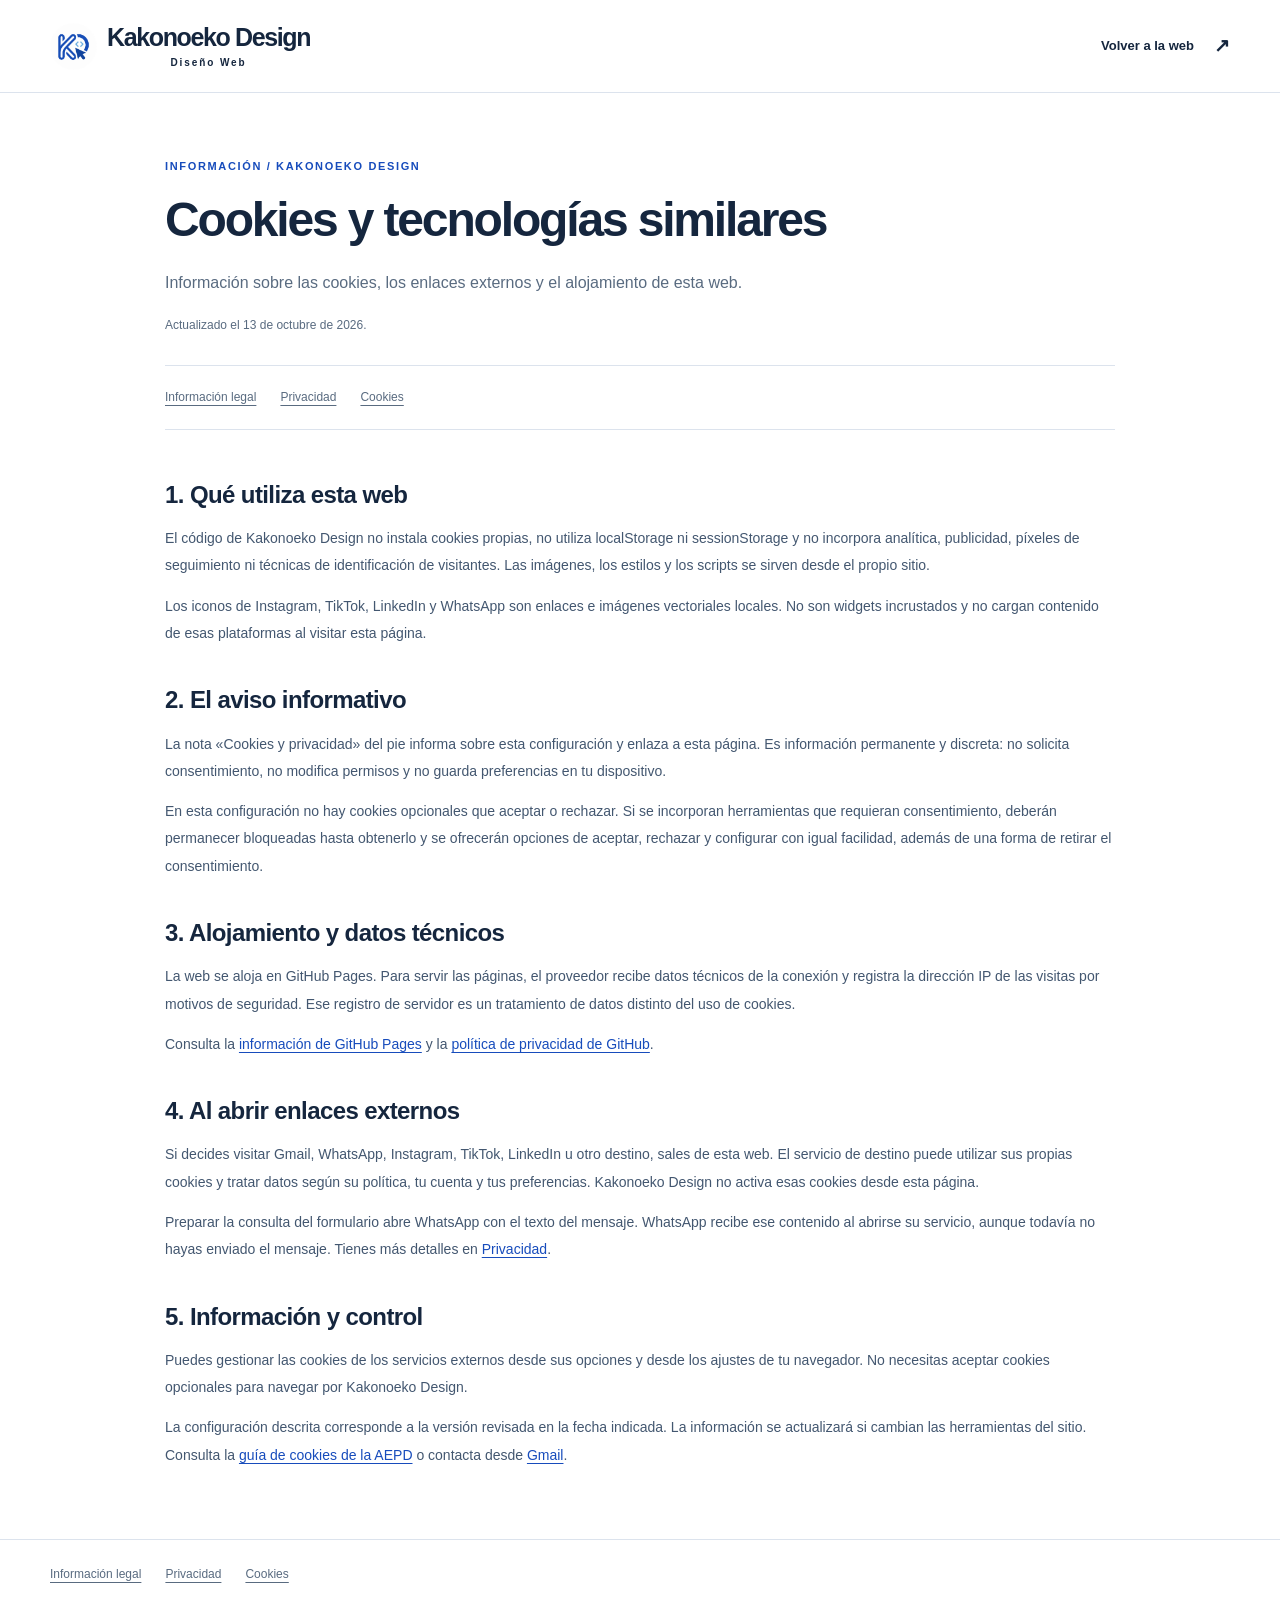
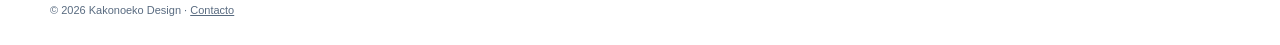
<file: cookies.html>
<!doctype html>
<html lang="es"><head><meta charset="utf-8"><meta name="viewport" content="width=device-width,initial-scale=1"><meta name="theme-color" content="#174cbc"><meta name="referrer" content="no-referrer"><meta http-equiv="Content-Security-Policy" content="default-src 'self'; img-src 'self' data:; style-src 'self'; script-src 'self'; connect-src 'none'; frame-src 'none'; object-src 'none'; base-uri 'self'; form-action 'none'; upgrade-insecure-requests"><meta name="description" content="Información sobre las cookies, los enlaces externos y el alojamiento de esta web."><link rel="canonical" href="https://kakonoeko.github.io/kakonoeko-design/cookies.html"><link rel="icon" href="assets/logo.png"><link rel="stylesheet" href="styles.css?v=20261012-privacidad"><title>Cookies y tecnologías similares · Kakonoeko Design</title></head>
<body><a class="skip-link" href="#legal-content">Saltar al contenido</a><header class="site-header"><div class="wrap legal-header"><a class="brand" href="index.html#inicio"><span class="brand-symbol"><img src="assets/logo.png" width="1254" height="1254" alt=""></span><span>Kakonoeko Design<span class="brand-sub">Diseño Web</span></span></a><a class="text-link" href="index.html">Volver a la web <span aria-hidden="true">↗</span></a></div></header>
<main class="wrap legal-main" id="legal-content"><p class="eyebrow">INFORMACIÓN / KAKONOEKO DESIGN</p><h1>Cookies y tecnologías similares</h1><p class="legal-lead">Información sobre las cookies, los enlaces externos y el alojamiento de esta web.</p><p class="legal-date">Actualizado el 13 de octubre de 2026.</p><nav class="legal-links" aria-label="Información legal"><a href="informacion-legal.html">Información legal</a><a href="privacidad.html">Privacidad</a><a href="cookies.html">Cookies</a></nav><div class="legal-copy">
<section><h2>1. Qué utiliza esta web</h2><p>El código de Kakonoeko Design no instala cookies propias, no utiliza localStorage ni sessionStorage y no incorpora analítica, publicidad, píxeles de seguimiento ni técnicas de identificación de visitantes. Las imágenes, los estilos y los scripts se sirven desde el propio sitio.</p><p>Los iconos de Instagram, TikTok, LinkedIn y WhatsApp son enlaces e imágenes vectoriales locales. No son widgets incrustados y no cargan contenido de esas plataformas al visitar esta página.</p></section>
<section><h2>2. El aviso informativo</h2><p>La nota «Cookies y privacidad» del pie informa sobre esta configuración y enlaza a esta página. Es información permanente y discreta: no solicita consentimiento, no modifica permisos y no guarda preferencias en tu dispositivo.</p><p>En esta configuración no hay cookies opcionales que aceptar o rechazar. Si se incorporan herramientas que requieran consentimiento, deberán permanecer bloqueadas hasta obtenerlo y se ofrecerán opciones de aceptar, rechazar y configurar con igual facilidad, además de una forma de retirar el consentimiento.</p></section>
<section><h2>3. Alojamiento y datos técnicos</h2><p>La web se aloja en GitHub Pages. Para servir las páginas, el proveedor recibe datos técnicos de la conexión y registra la dirección IP de las visitas por motivos de seguridad. Ese registro de servidor es un tratamiento de datos distinto del uso de cookies.</p><p>Consulta la <a href="https://docs.github.com/en/pages/getting-started-with-github-pages/what-is-github-pages" target="_blank" rel="noopener noreferrer">información de GitHub Pages</a> y la <a href="https://docs.github.com/en/site-policy/privacy-policies/github-general-privacy-statement" target="_blank" rel="noopener noreferrer">política de privacidad de GitHub</a>.</p></section>
<section><h2>4. Al abrir enlaces externos</h2><p>Si decides visitar Gmail, WhatsApp, Instagram, TikTok, LinkedIn u otro destino, sales de esta web. El servicio de destino puede utilizar sus propias cookies y tratar datos según su política, tu cuenta y tus preferencias. Kakonoeko Design no activa esas cookies desde esta página.</p><p>Preparar la consulta del formulario abre WhatsApp con el texto del mensaje. WhatsApp recibe ese contenido al abrirse su servicio, aunque todavía no hayas enviado el mensaje. Tienes más detalles en <a href="privacidad.html">Privacidad</a>.</p></section>
<section><h2>5. Información y control</h2><p>Puedes gestionar las cookies de los servicios externos desde sus opciones y desde los ajustes de tu navegador. No necesitas aceptar cookies opcionales para navegar por Kakonoeko Design.</p><p>La configuración descrita corresponde a la versión revisada en la fecha indicada. La información se actualizará si cambian las herramientas del sitio. Consulta la <a href="https://www.aepd.es/guias/guia-cookies.pdf" target="_blank" rel="noopener noreferrer">guía de cookies de la AEPD</a> o contacta desde <a href="https://mail.google.com/mail/?view=cm&amp;fs=1&amp;to=gseijas99%40gmail.com&amp;su=Consulta+sobre+cookies" target="_blank" rel="noopener noreferrer">Gmail</a>.</p></section></div></main><footer class="legal-footer"><div class="wrap"><nav class="legal-links" aria-label="Información legal"><a href="informacion-legal.html">Información legal</a><a href="privacidad.html">Privacidad</a><a href="cookies.html">Cookies</a></nav><p>© 2026 Kakonoeko Design · <a href="contacto.html">Contacto</a></p></div></footer></body></html>
</file>
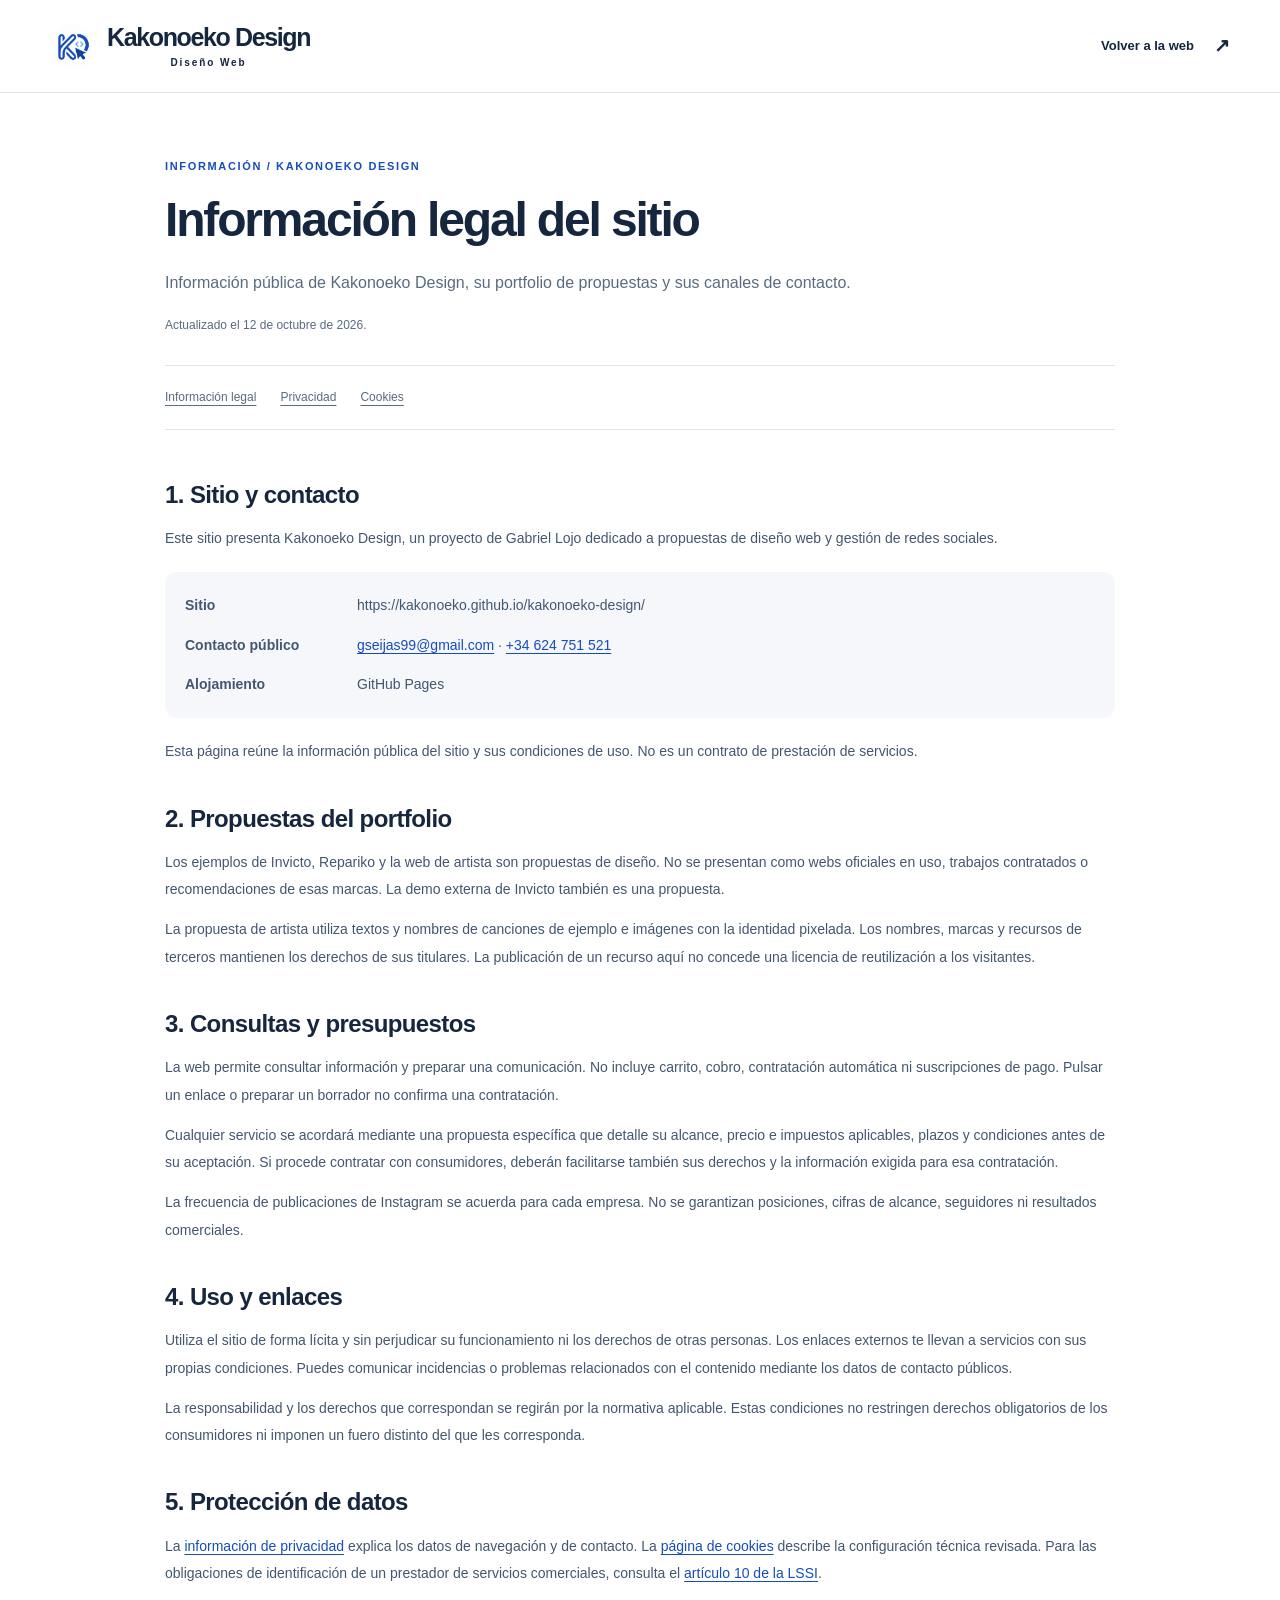
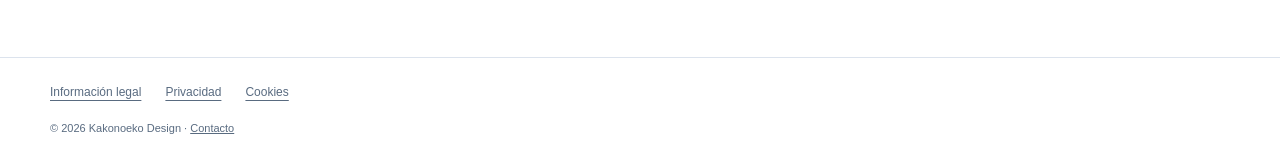
<file: informacion-legal.html>
<!doctype html>
<html lang="es"><head><meta charset="utf-8"><meta name="viewport" content="width=device-width,initial-scale=1"><meta name="theme-color" content="#174cbc"><meta name="referrer" content="no-referrer"><meta http-equiv="Content-Security-Policy" content="default-src 'self'; img-src 'self' data:; style-src 'self'; script-src 'self'; connect-src 'none'; frame-src 'none'; object-src 'none'; base-uri 'self'; form-action 'none'; upgrade-insecure-requests"><meta name="description" content="Información pública de Kakonoeko Design, su portfolio de propuestas y sus canales de contacto."><link rel="canonical" href="https://kakonoeko.github.io/kakonoeko-design/informacion-legal.html"><link rel="icon" href="assets/logo.png"><link rel="stylesheet" href="styles.css?v=20261012-privacidad"><title>Información legal del sitio · Kakonoeko Design</title></head>
<body><a class="skip-link" href="#legal-content">Saltar al contenido</a><header class="site-header"><div class="wrap legal-header"><a class="brand" href="index.html#inicio"><span class="brand-symbol"><img src="assets/logo.png" width="1254" height="1254" alt=""></span><span>Kakonoeko Design<span class="brand-sub">Diseño Web</span></span></a><a class="text-link" href="index.html">Volver a la web <span aria-hidden="true">↗</span></a></div></header>
<main class="wrap legal-main" id="legal-content"><p class="eyebrow">INFORMACIÓN / KAKONOEKO DESIGN</p><h1>Información legal del sitio</h1><p class="legal-lead">Información pública de Kakonoeko Design, su portfolio de propuestas y sus canales de contacto.</p><p class="legal-date">Actualizado el 12 de octubre de 2026.</p><nav class="legal-links" aria-label="Información legal"><a href="informacion-legal.html">Información legal</a><a href="privacidad.html">Privacidad</a><a href="cookies.html">Cookies</a></nav><div class="legal-copy">
<section><h2>1. Sitio y contacto</h2><p>Este sitio presenta Kakonoeko Design, un proyecto de Gabriel Lojo dedicado a propuestas de diseño web y gestión de redes sociales.</p><dl class="legal-facts"><dt>Sitio</dt><dd>https://kakonoeko.github.io/kakonoeko-design/</dd><dt>Contacto público</dt><dd><a href="https://mail.google.com/mail/?view=cm&amp;fs=1&amp;to=gseijas99%40gmail.com" target="_blank" rel="noopener noreferrer">gseijas99@gmail.com</a> · <a href="tel:+34624751521">+34 624 751 521</a></dd><dt>Alojamiento</dt><dd>GitHub Pages</dd></dl><p>Esta página reúne la información pública del sitio y sus condiciones de uso. No es un contrato de prestación de servicios.</p></section>
<section><h2>2. Propuestas del portfolio</h2><p>Los ejemplos de Invicto, Repariko y la web de artista son propuestas de diseño. No se presentan como webs oficiales en uso, trabajos contratados o recomendaciones de esas marcas. La demo externa de Invicto también es una propuesta.</p><p>La propuesta de artista utiliza textos y nombres de canciones de ejemplo e imágenes con la identidad pixelada. Los nombres, marcas y recursos de terceros mantienen los derechos de sus titulares. La publicación de un recurso aquí no concede una licencia de reutilización a los visitantes.</p></section>
<section><h2>3. Consultas y presupuestos</h2><p>La web permite consultar información y preparar una comunicación. No incluye carrito, cobro, contratación automática ni suscripciones de pago. Pulsar un enlace o preparar un borrador no confirma una contratación.</p><p>Cualquier servicio se acordará mediante una propuesta específica que detalle su alcance, precio e impuestos aplicables, plazos y condiciones antes de su aceptación. Si procede contratar con consumidores, deberán facilitarse también sus derechos y la información exigida para esa contratación.</p><p>La frecuencia de publicaciones de Instagram se acuerda para cada empresa. No se garantizan posiciones, cifras de alcance, seguidores ni resultados comerciales.</p></section>
<section><h2>4. Uso y enlaces</h2><p>Utiliza el sitio de forma lícita y sin perjudicar su funcionamiento ni los derechos de otras personas. Los enlaces externos te llevan a servicios con sus propias condiciones. Puedes comunicar incidencias o problemas relacionados con el contenido mediante los datos de contacto públicos.</p><p>La responsabilidad y los derechos que correspondan se regirán por la normativa aplicable. Estas condiciones no restringen derechos obligatorios de los consumidores ni imponen un fuero distinto del que les corresponda.</p></section>
<section><h2>5. Protección de datos</h2><p>La <a href="privacidad.html">información de privacidad</a> explica los datos de navegación y de contacto. La <a href="cookies.html">página de cookies</a> describe la configuración técnica revisada. Para las obligaciones de identificación de un prestador de servicios comerciales, consulta el <a href="https://www.boe.es/buscar/act.php?id=BOE-A-2002-13758#a10" target="_blank" rel="noopener noreferrer">artículo 10 de la LSSI</a>.</p></section></div></main><footer class="legal-footer"><div class="wrap"><nav class="legal-links" aria-label="Información legal"><a href="informacion-legal.html">Información legal</a><a href="privacidad.html">Privacidad</a><a href="cookies.html">Cookies</a></nav><p>© 2026 Kakonoeko Design · <a href="contacto.html">Contacto</a></p></div></footer></body></html>
</file>
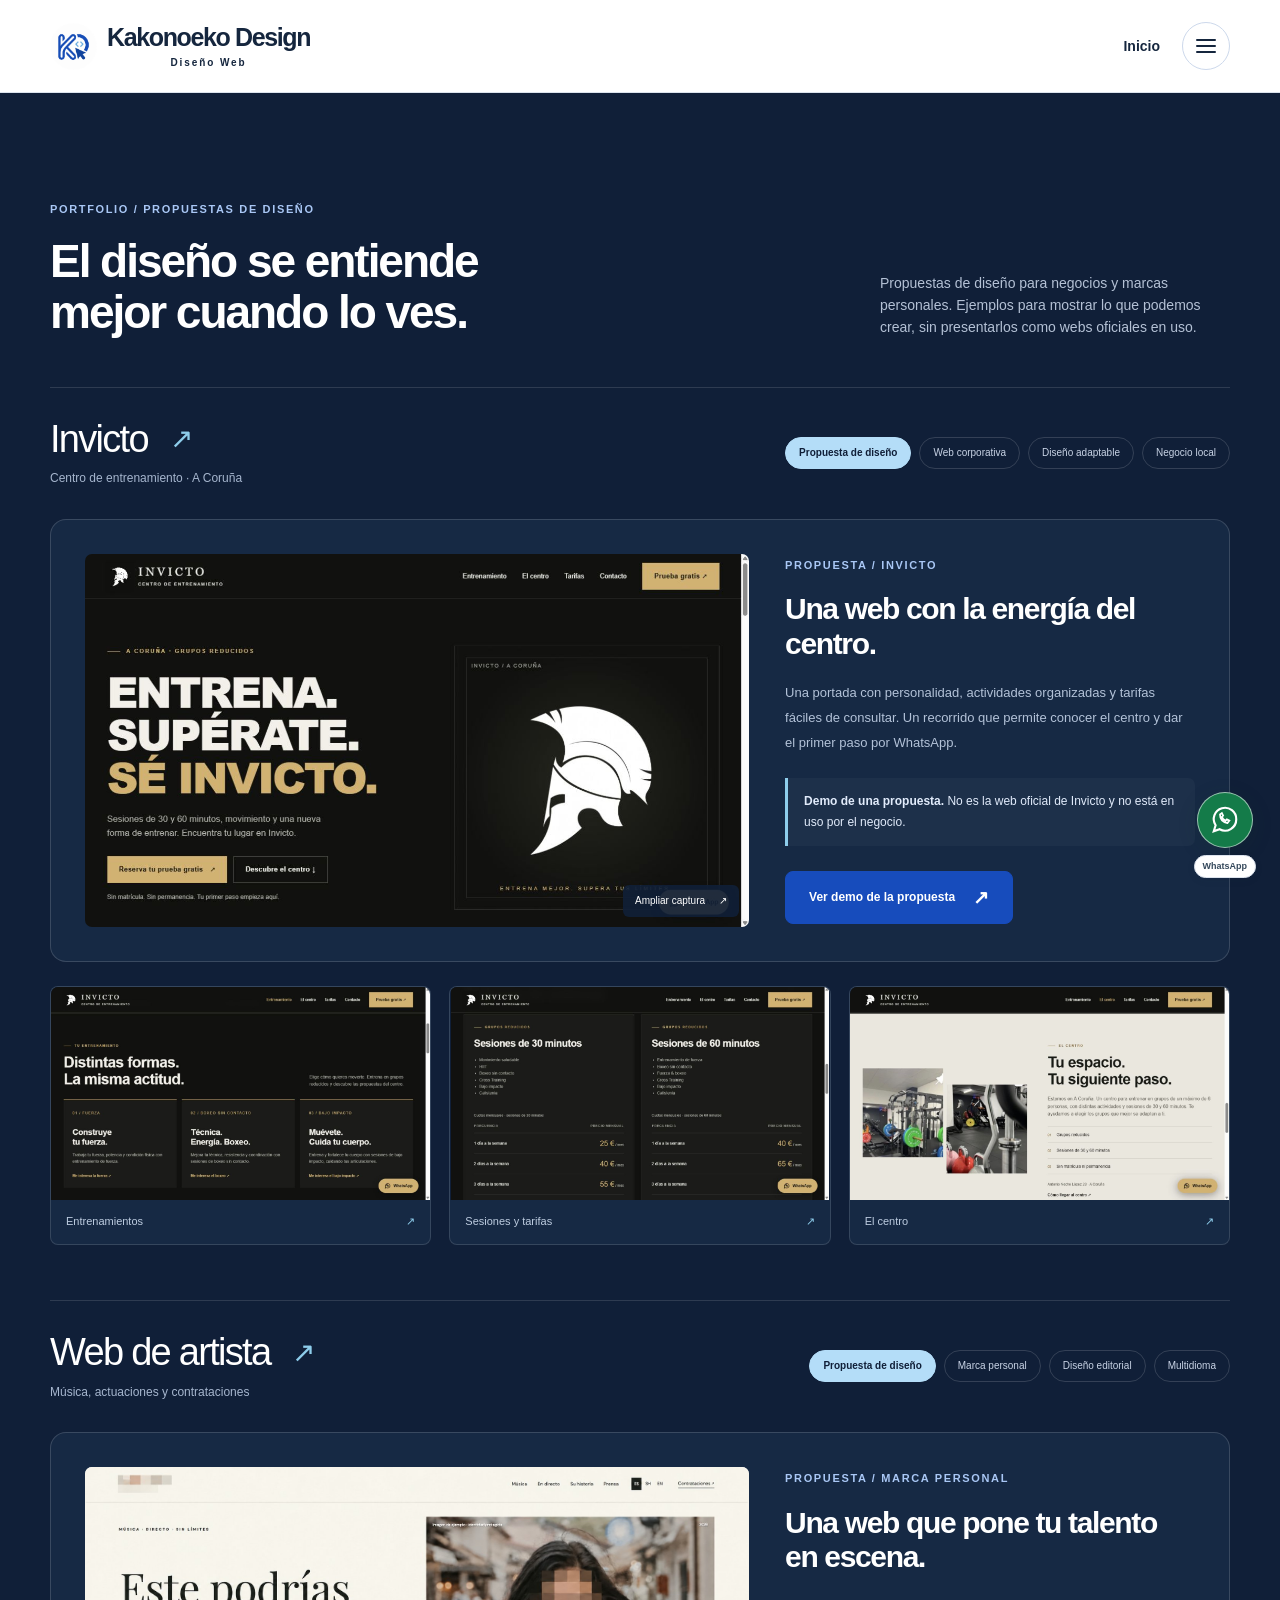
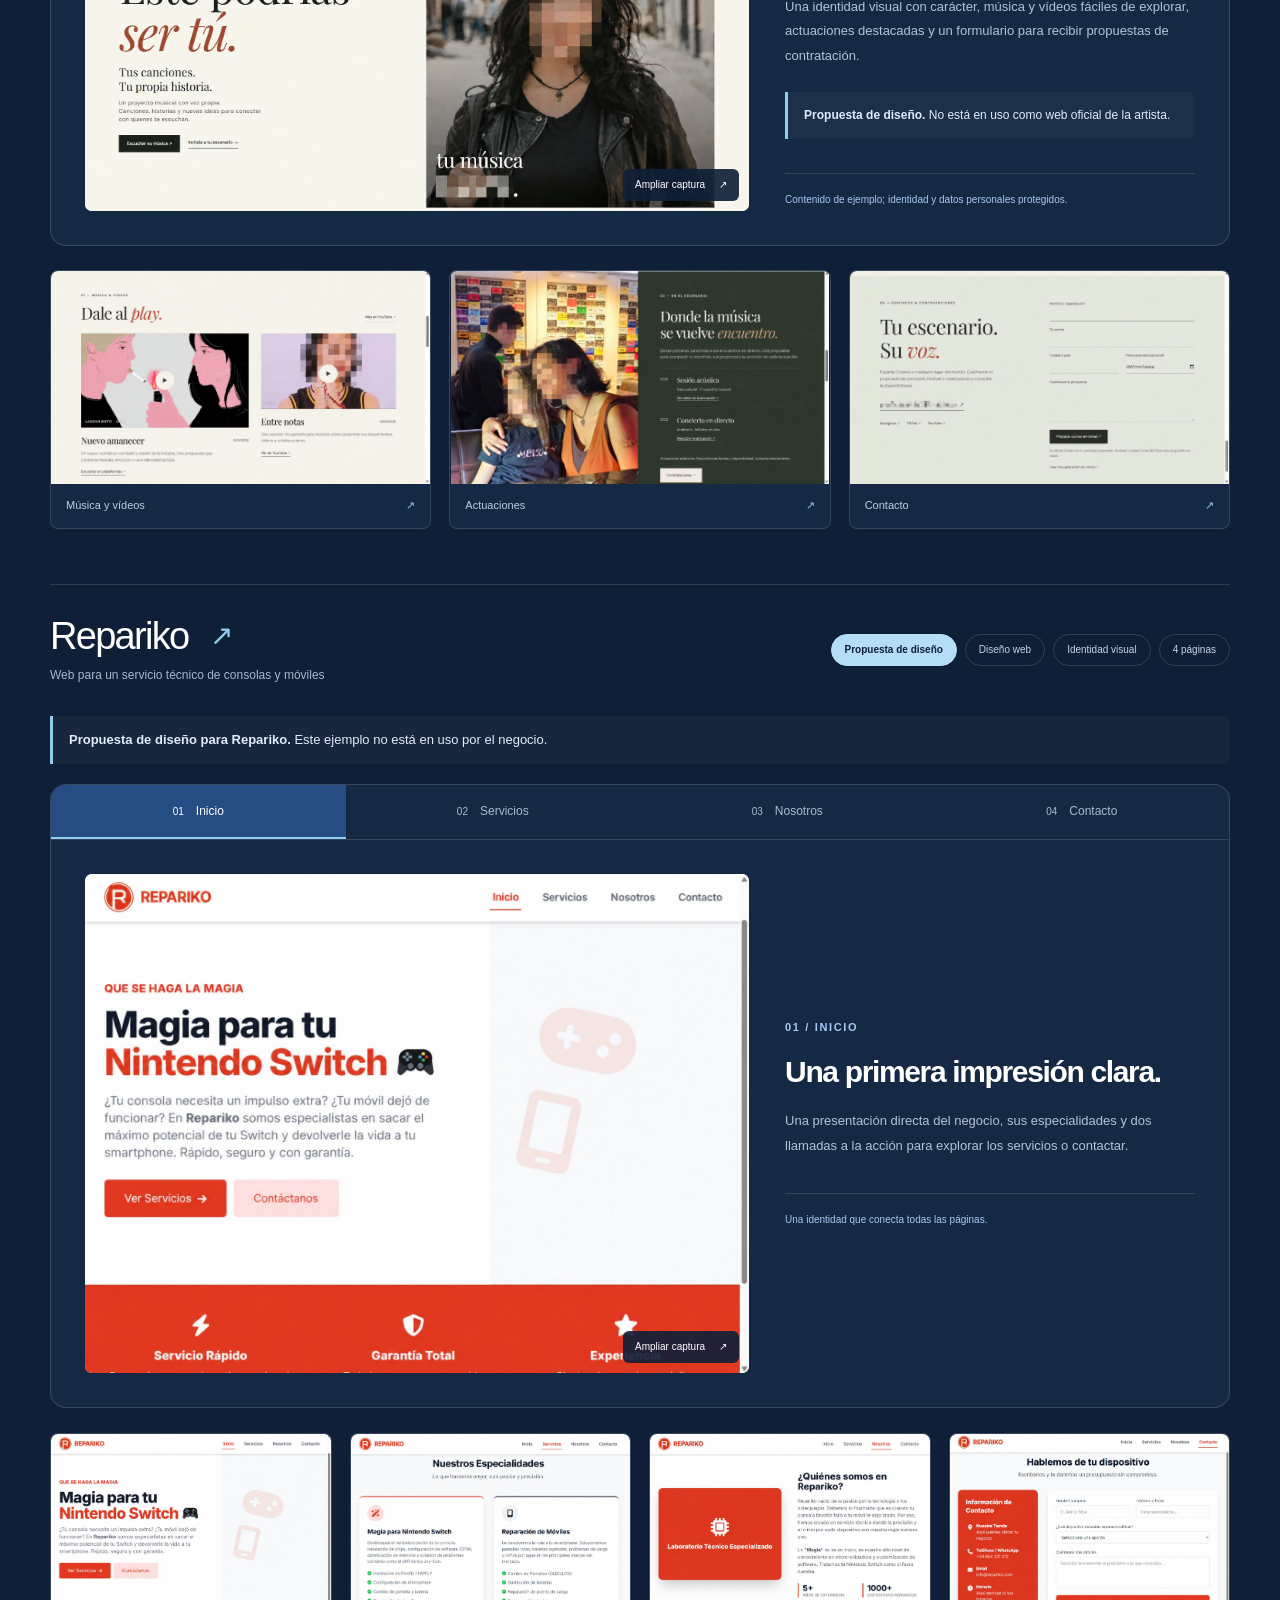
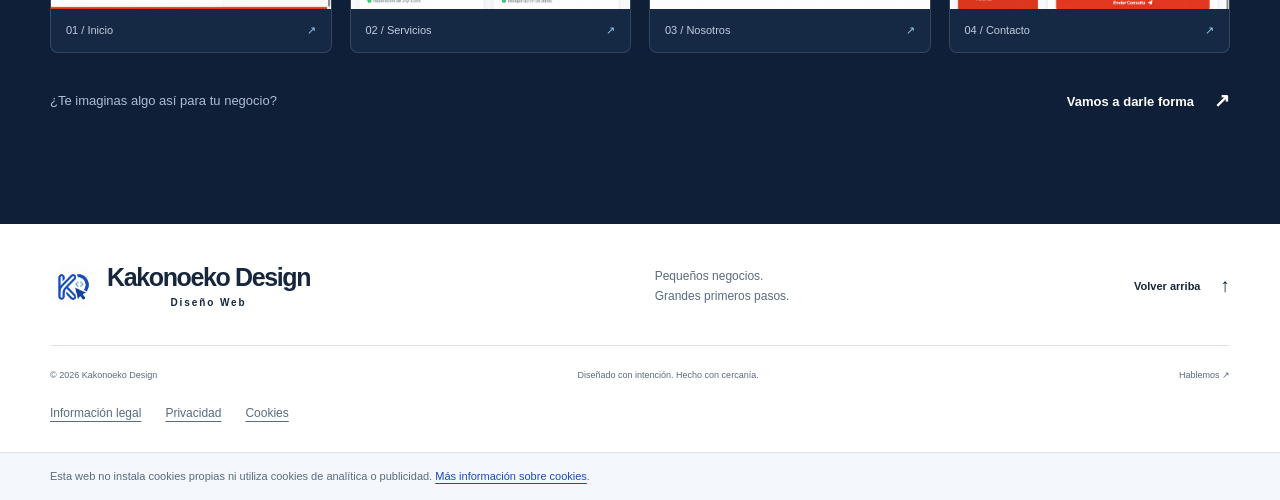
<file: portfolio.html>
<!doctype html>
<html lang="es">
<head>
  <meta charset="utf-8">
  <meta name="viewport" content="width=device-width, initial-scale=1">
  <meta name="referrer" content="no-referrer">
  <meta http-equiv="Content-Security-Policy" content="default-src 'self'; img-src 'self' data:; style-src 'self'; script-src 'self'; connect-src 'none'; frame-src 'none'; object-src 'none'; base-uri 'self'; form-action 'none'; upgrade-insecure-requests">
  <meta name="theme-color" content="#174cbc">
  <meta name="description" content="Propuestas de diseño web de Kakonoeko Design: Invicto, web de artista y Repariko. Explora las capturas y descubre ideas para tu negocio.">
  <meta property="og:title" content="Portfolio · Kakonoeko Design">
  <meta property="og:description" content="Explora las propuestas de diseño de Invicto, web de artista y Repariko, y cuéntame tu idea.">
  <meta property="og:type" content="website">
  <meta property="og:url" content="https://kakonoeko.github.io/kakonoeko-design/portfolio.html">
  <meta property="og:image" content="https://kakonoeko.github.io/kakonoeko-design/assets/logo-whatsapp.png">
  <meta property="og:image:secure_url" content="https://kakonoeko.github.io/kakonoeko-design/assets/logo-whatsapp.png">
  <meta property="og:image:type" content="image/png">
  <meta property="og:image:width" content="1254">
  <meta property="og:image:height" content="1254">
  <meta property="og:image:alt" content="Logo de Kakonoeko Design">
  <meta property="og:site_name" content="Kakonoeko Design">
  <meta property="og:locale" content="es_ES">
  <meta name="twitter:card" content="summary">
  <meta name="twitter:image" content="https://kakonoeko.github.io/kakonoeko-design/assets/logo-whatsapp.png">
  <meta name="twitter:image:alt" content="Logo de Kakonoeko Design">
  <link rel="canonical" href="https://kakonoeko.github.io/kakonoeko-design/portfolio.html">
  <link rel="icon" type="image/png" href="assets/logo.png">
  <link rel="stylesheet" href="styles.css?v=20261013-consultas">
  <script src="config.js?v=20261012-telefono" defer></script>
  <script src="legal.js?v=20261013-consultas" defer></script>
  <script src="script.js?v=20261013-consultas" defer></script>
  <script src="portfolio.js?v=20261013-consultas" defer></script>
  <title>Portfolio · Kakonoeko Design</title>
</head>
<body class="portfolio-page">
  <a class="skip-link" href="#contenido">Saltar al contenido</a>
  <header class="site-header">
    <div class="wrap nav">
      <a class="brand" href="index.html#inicio" aria-label="Kakonoeko Design, inicio"><span class="brand-symbol"><img src="assets/logo.png" width="1254" height="1254" alt=""></span><span>Kakonoeko Design<span class="brand-sub">Diseño Web</span></span></a>
      <div class="header-actions"><a class="home-link" href="index.html#inicio">Inicio</a><button class="menu-toggle" type="button" aria-expanded="false" aria-controls="navigation"><span class="menu-line" aria-hidden="true"></span><span class="menu-line" aria-hidden="true"></span><span class="menu-line" aria-hidden="true"></span><span class="sr-only">Abrir menú</span></button></div>
      <nav id="navigation" aria-label="Navegación principal" inert><a href="index.html#servicios">Diseño Web</a><a href="portfolio.html" aria-current="page">Portfolio</a><a href="index.html#instagram-empresas">Gestión de Redes</a><a href="index.html#proceso">Cómo trabajo</a><a href="index.html#sobre-mi">Sobre mí</a><a href="preguntas-frecuentes.html">Preguntas Frecuentes</a><a href="contacto.html">Contacto</a></nav>
    </div>
  </header>
  <main id="contenido">
    <section class="section portfolio" id="portfolio"><div class="wrap"><div class="section-heading"><div><p class="eyebrow">PORTFOLIO / PROPUESTAS DE DISEÑO</p><h1>El diseño se entiende<br> mejor cuando lo ves.</h1></div><p>Propuestas de diseño para negocios y marcas personales. Ejemplos para mostrar lo que podemos crear, sin presentarlos como webs oficiales en uso.</p></div>
      <article class="portfolio-project" id="proyecto-invicto" aria-labelledby="invicto-project-title"><div class="project-head"><div><h3 id="invicto-project-title">Invicto<span aria-hidden="true">↗</span></h3><p>Centro de entrenamiento · A Coruña</p></div><div class="chips"><span class="proposal-badge">Propuesta de diseño</span><span>Web corporativa</span><span>Diseño adaptable</span><span>Negocio local</span></div></div><div class="invicto-showcase"><button class="project-image-button" type="button" data-gallery-image="assets/invicto-inicio.jpg" data-gallery-title="Invicto · Inicio" aria-label="Ampliar captura: portada de Invicto"><img src="assets/invicto-inicio.jpg" width="1265" height="712" loading="lazy" alt="Portada de la web de Invicto, con su identidad negra y dorada y llamada a reservar una sesión de prueba"><span class="expand-label">Ampliar captura <span aria-hidden="true">↗</span></span></button><div class="project-description"><p class="eyebrow">PROPUESTA / INVICTO</p><h4>Una web con la energía del centro.</h4><p>Una portada con personalidad, actividades organizadas y tarifas fáciles de consultar. Un recorrido que permite conocer el centro y dar el primer paso por WhatsApp.</p><p class="proposal-note"><strong>Demo de una propuesta.</strong> No es la web oficial de Invicto y no está en uso por el negocio.</p><a class="button" href="https://kakonoeko.github.io/invicto-centro-entrenamiento/" target="_blank" rel="noopener noreferrer">Ver demo de la propuesta <span aria-hidden="true">↗</span></a></div></div><div class="invicto-gallery" aria-label="Capturas de la web de Invicto"><button class="capture" type="button" data-gallery-image="assets/invicto-entrenamiento.jpg" data-gallery-title="Invicto · Entrenamientos"><img src="assets/invicto-entrenamiento.jpg" width="1265" height="712" loading="lazy" alt=""><span>Entrenamientos <span aria-hidden="true">↗</span></span></button><button class="capture" type="button" data-gallery-image="assets/invicto-tarifas.jpg" data-gallery-title="Invicto · Sesiones y tarifas"><img src="assets/invicto-tarifas.jpg" width="1265" height="712" loading="lazy" alt=""><span>Sesiones y tarifas <span aria-hidden="true">↗</span></span></button><button class="capture" type="button" data-gallery-image="assets/invicto-centro.jpg" data-gallery-title="Invicto · El centro"><img src="assets/invicto-centro.jpg" width="1265" height="712" loading="lazy" alt=""><span>El centro <span aria-hidden="true">↗</span></span></button></div></article>
      <article class="portfolio-project" id="proyecto-artista" aria-labelledby="artista-project-title"><div class="project-head"><div><h3 id="artista-project-title">Web de artista<span aria-hidden="true">↗</span></h3><p>Música, actuaciones y contrataciones</p></div><div class="chips"><span class="proposal-badge">Propuesta de diseño</span><span>Marca personal</span><span>Diseño editorial</span><span>Multidioma</span></div></div><div class="invicto-showcase"><button class="project-image-button" type="button" data-gallery-image="assets/artista-inicio-demo.jpg" data-gallery-title="Web de artista · Portada" aria-label="Ampliar captura: portada de la web de artista"><img src="assets/artista-inicio-demo.jpg" width="1741" height="903" loading="lazy" alt="Portada de una web de artista con el titular Este podrías ser tú y la identidad pixelada"><span class="expand-label">Ampliar captura <span aria-hidden="true">↗</span></span></button><div class="project-description"><p class="eyebrow">PROPUESTA / MARCA PERSONAL</p><h4>Una web que pone tu talento en escena.</h4><p>Una identidad visual con carácter, música y vídeos fáciles de explorar, actuaciones destacadas y un formulario para recibir propuestas de contratación.</p><p class="proposal-note"><strong>Propuesta de diseño.</strong> No está en uso como web oficial de la artista.</p><span class="project-detail">Contenido de ejemplo; identidad y datos personales protegidos.</span></div></div><div class="invicto-gallery" aria-label="Capturas de la web de artista"><button class="capture" type="button" data-gallery-image="assets/artista-musica-demo.jpg" data-gallery-title="Web de artista · Música y vídeos"><img src="assets/artista-musica-demo.jpg" width="1672" height="941" loading="lazy" alt=""><span>Música y vídeos <span aria-hidden="true">↗</span></span></button><button class="capture" type="button" data-gallery-image="assets/artista-actuaciones-demo.jpg" data-gallery-title="Web de artista · Actuaciones"><img src="assets/artista-actuaciones-demo.jpg" width="1672" height="941" loading="lazy" alt=""><span>Actuaciones <span aria-hidden="true">↗</span></span></button><button class="capture" type="button" data-gallery-image="assets/artista-contacto.jpg" data-gallery-title="Web de artista · Contacto"><img src="assets/artista-contacto.jpg" width="1672" height="941" loading="lazy" alt=""><span>Contacto <span aria-hidden="true">↗</span></span></button></div></article>
      <div class="project-head"><div><h3>Repariko<span aria-hidden="true">↗</span></h3><p>Web para un servicio técnico de consolas y móviles</p></div><div class="chips"><span class="proposal-badge">Propuesta de diseño</span><span>Diseño web</span><span>Identidad visual</span><span>4 páginas</span></div></div>
      <p class="proposal-note"><strong>Propuesta de diseño para Repariko.</strong> Este ejemplo no está en uso por el negocio.</p>
      <div class="project-view"><div class="project-tabs" role="tablist" aria-label="Páginas del proyecto Repariko"><button type="button" role="tab" id="tab-1" aria-selected="true" aria-controls="project-panel" data-project="1">01 <span>Inicio</span></button><button type="button" role="tab" id="tab-2" aria-selected="false" aria-controls="project-panel" tabindex="-1" data-project="2">02 <span>Servicios</span></button><button type="button" role="tab" id="tab-3" aria-selected="false" aria-controls="project-panel" tabindex="-1" data-project="3">03 <span>Nosotros</span></button><button type="button" role="tab" id="tab-4" aria-selected="false" aria-controls="project-panel" tabindex="-1" data-project="4">04 <span>Contacto</span></button></div><div id="project-panel" role="tabpanel" aria-labelledby="tab-1" tabindex="0"><button class="project-image-button" type="button" aria-label="Ampliar captura: Inicio de Repariko"><img id="project-image" src="assets/repariko-1-limpia.jpg" width="1446" height="1088" loading="lazy" alt="Página de inicio de Repariko"><span class="expand-label">Ampliar captura <span aria-hidden="true">↗</span></span></button><div class="project-description"><p class="eyebrow" id="project-number">01 / INICIO</p><h4 id="project-title">Una primera impresión clara.</h4><p id="project-copy">Una presentación directa del negocio, sus especialidades y dos llamadas a la acción para explorar los servicios o contactar.</p><span class="project-detail">Una identidad que conecta todas las páginas.</span></div></div></div>
      <div class="capture-grid" aria-label="Todas las capturas de Repariko"><button class="capture" type="button" data-capture="1"><img src="assets/repariko-1-limpia.jpg" width="1446" height="1088" loading="lazy" alt=""><span>01 / Inicio <span aria-hidden="true">↗</span></span></button><button class="capture" type="button" data-capture="2"><img src="assets/repariko-2-limpia.jpg" width="1446" height="1088" loading="lazy" alt=""><span>02 / Servicios <span aria-hidden="true">↗</span></span></button><button class="capture" type="button" data-capture="3"><img src="assets/repariko-3-limpia.jpg" width="1446" height="1088" loading="lazy" alt=""><span>03 / Nosotros <span aria-hidden="true">↗</span></span></button><button class="capture" type="button" data-capture="4"><img src="assets/repariko-4-limpia.jpg" width="1446" height="1088" loading="lazy" alt=""><span>04 / Contacto <span aria-hidden="true">↗</span></span></button></div><div class="portfolio-footer"><p>¿Te imaginas algo así para tu negocio?</p><a class="text-link" href="contacto.html?servicio=web">Vamos a darle forma <span aria-hidden="true">↗</span></a></div>
    </div></section>
  </main>
  <dialog id="capture-dialog" aria-labelledby="capture-dialog-title"><div class="dialog-heading"><h2 id="capture-dialog-title">Repariko · Inicio</h2><button class="dialog-close" type="button" aria-label="Cerrar captura">×</button></div><img id="capture-dialog-image" src="assets/repariko-1-limpia.jpg" width="1446" height="1088" alt="Página de inicio de Repariko"></dialog>
  <footer><div class="wrap footer-top"><a class="brand" href="index.html#inicio"><span class="brand-symbol"><img src="assets/logo.png" width="1254" height="1254" loading="lazy" alt=""></span><span>Kakonoeko Design<span class="brand-sub">Diseño Web</span></span></a><p>Pequeños negocios.<br> Grandes primeros pasos.</p><a class="text-link" href="#portfolio">Volver arriba <span aria-hidden="true">↑</span></a></div><div class="wrap footer-bottom"><span>© <span id="year">2026</span> Kakonoeko Design</span><span>Diseñado con intención. Hecho con cercanía.</span><a href="contacto.html">Hablemos ↗</a></div><div class="wrap footer-legal"><nav class="legal-links" aria-label="Información legal"><a href="informacion-legal.html">Información legal</a><a href="privacidad.html">Privacidad</a><a href="cookies.html">Cookies</a></nav></div></footer>
  <div class="floating-whatsapp" data-whatsapp-widget><a class="floating-whatsapp-button" href="https://wa.me/34624751521?text=Hola%2C+me+gustar%C3%ADa+hacer+una+consulta+sobre+dise%C3%B1o+web+o+gesti%C3%B3n+de+Instagram." target="_blank" rel="noopener noreferrer" aria-label="Contactar por WhatsApp" title="Hablemos por WhatsApp"><svg viewBox="0 0 24 24" fill="none" aria-hidden="true"><path d="M21 11.5a9 9 0 0 1-13.3 7.9L3 21l1.5-4.8A9 9 0 1 1 21 11.5Z" stroke="currentColor" stroke-width="1.7"/><path d="M8 7.5c0 4 2 6 6 7l1.5-2-2-1-1 1c-1.5-.5-2.5-1.5-3-3l1-1-1-2-1.5 1Z" stroke="currentColor" stroke-width="1.4"/></svg></a><span class="floating-whatsapp-note">WhatsApp</span></div>

  <dialog id="whatsapp-dialog" aria-labelledby="whatsapp-title"><button class="dialog-close" type="button" aria-label="Cerrar aviso">×</button><p class="eyebrow">SEGUIMOS EN CONTACTO</p><h2 id="whatsapp-title">WhatsApp no está disponible.</h2><p>Puedes contarme tu proyecto desde Gmail o por Instagram.</p><div class="actions"><a class="button" data-gmail-link href="https://mail.google.com/mail/?view=cm&amp;fs=1&amp;to=gseijas99%40gmail.com" target="_blank" rel="noopener noreferrer">Escribir desde Gmail ↗</a><a class="text-link" href="https://www.instagram.com/kakonoekodesign/" target="_blank" rel="noopener noreferrer">Ir a Instagram ↗</a></div></dialog>
<aside class="cookie-info" id="cookie-info" aria-labelledby="cookie-info-title"><div class="wrap"><h2 class="sr-only" id="cookie-info-title">Cookies y privacidad</h2><p>Esta web no instala cookies propias ni utiliza cookies de analítica o publicidad. <a href="cookies.html">Más información sobre cookies</a>.</p></div></aside>
</body>
</html>
</file>
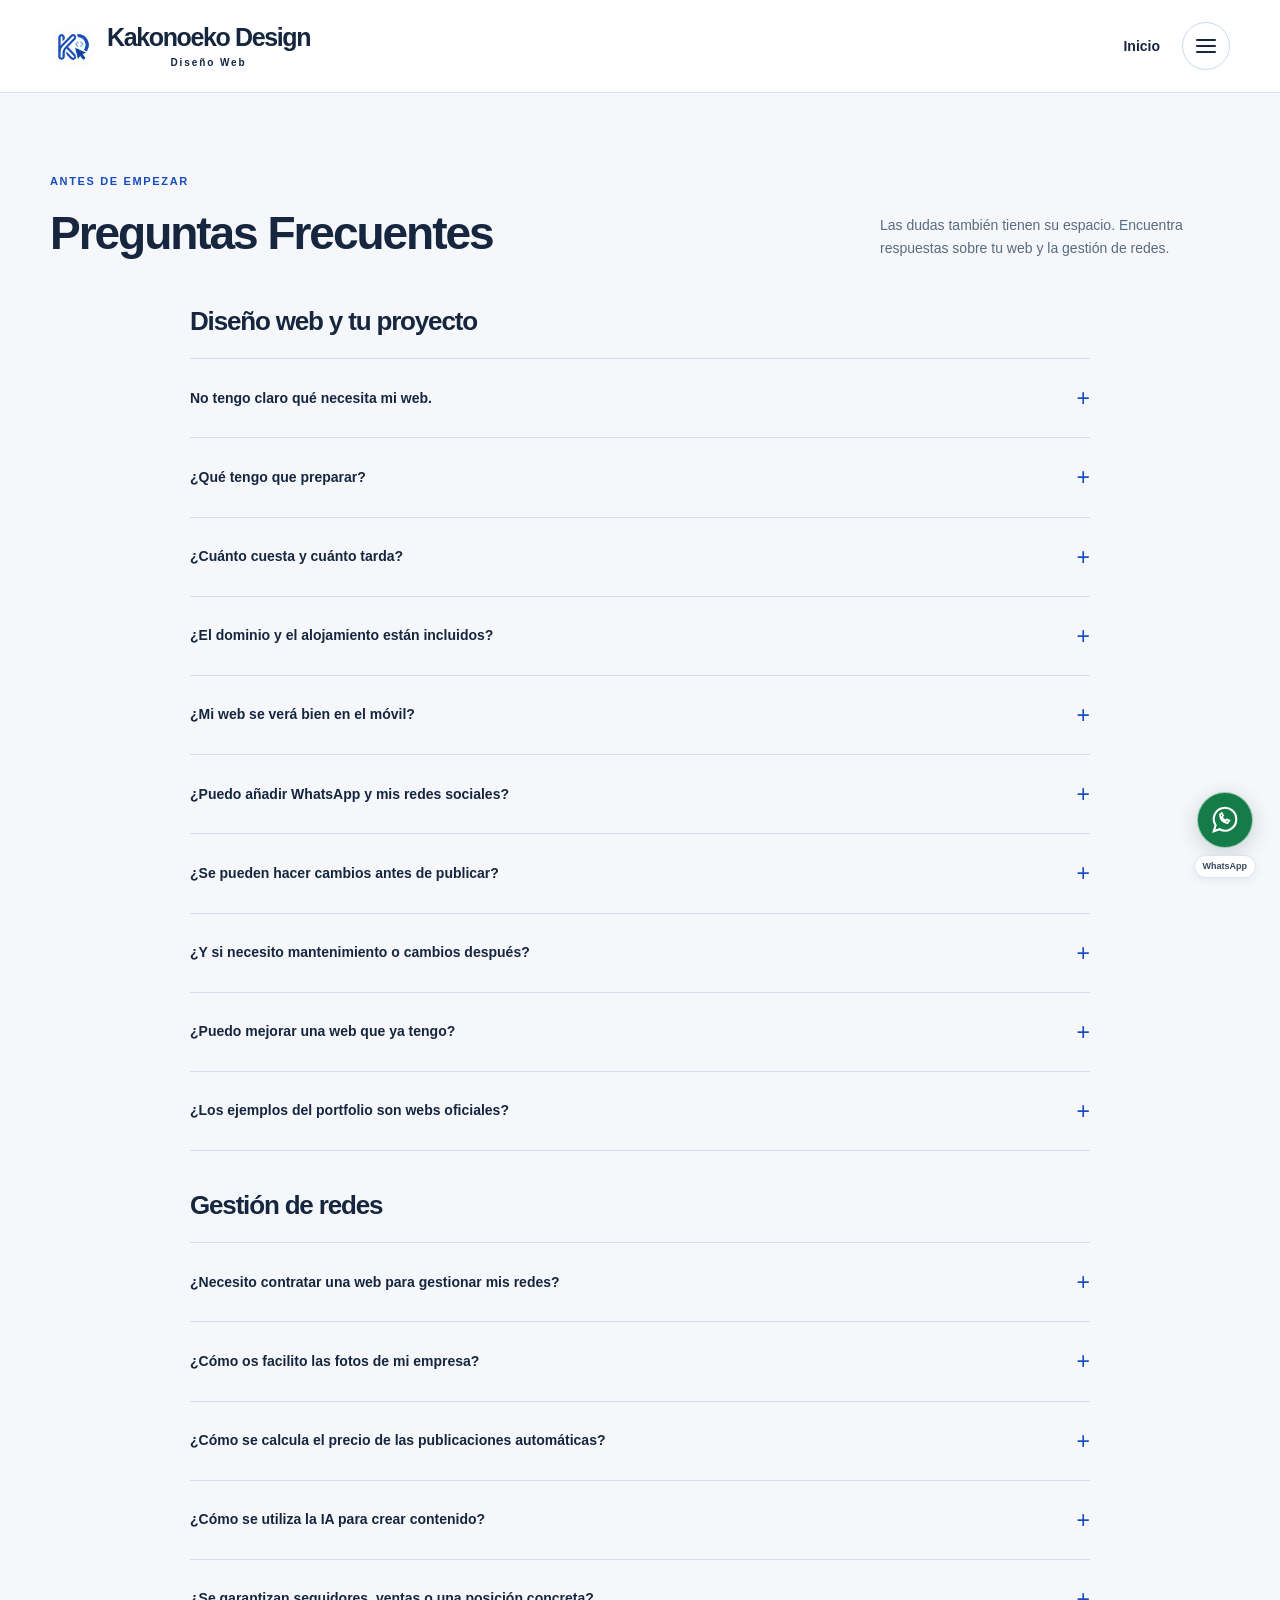
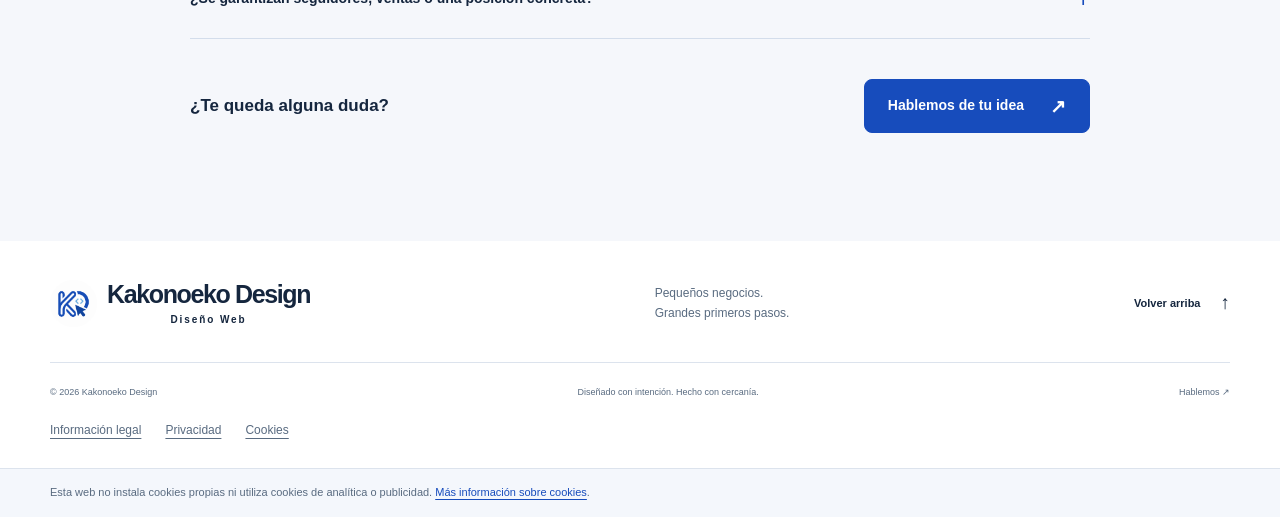
<file: preguntas-frecuentes.html>
<!doctype html>
<html lang="es">
<head>
  <meta charset="utf-8">
  <meta name="viewport" content="width=device-width, initial-scale=1">
  <meta name="referrer" content="no-referrer">
  <meta http-equiv="Content-Security-Policy" content="default-src 'self'; img-src 'self' data:; style-src 'self'; script-src 'self'; connect-src 'none'; frame-src 'none'; object-src 'none'; base-uri 'self'; form-action 'none'; upgrade-insecure-requests">
  <meta name="theme-color" content="#174cbc">
  <meta name="description" content="Respuestas a tus dudas sobre diseño web, presupuestos, dominio, mantenimiento y gestión de redes con Kakonoeko Design.">
  <meta property="og:title" content="Preguntas Frecuentes · Kakonoeko Design">
  <meta property="og:description" content="Resuelve tus dudas sobre tu primera web y la gestión de redes sociales.">
  <meta property="og:type" content="website">
  <meta property="og:url" content="https://kakonoeko.github.io/kakonoeko-design/preguntas-frecuentes.html">
  <meta property="og:image" content="https://kakonoeko.github.io/kakonoeko-design/assets/logo-whatsapp.png">
  <meta property="og:image:secure_url" content="https://kakonoeko.github.io/kakonoeko-design/assets/logo-whatsapp.png">
  <meta property="og:image:type" content="image/png">
  <meta property="og:image:width" content="1254">
  <meta property="og:image:height" content="1254">
  <meta property="og:image:alt" content="Logo de Kakonoeko Design">
  <meta property="og:site_name" content="Kakonoeko Design">
  <meta property="og:locale" content="es_ES">
  <meta name="twitter:card" content="summary">
  <meta name="twitter:image" content="https://kakonoeko.github.io/kakonoeko-design/assets/logo-whatsapp.png">
  <meta name="twitter:image:alt" content="Logo de Kakonoeko Design">
  <link rel="canonical" href="https://kakonoeko.github.io/kakonoeko-design/preguntas-frecuentes.html">
  <link rel="icon" type="image/png" href="assets/logo.png">
  <link rel="stylesheet" href="styles.css?v=20261013-consultas">
  <script src="config.js?v=20261012-telefono" defer></script>
  <script src="legal.js?v=20261013-consultas" defer></script>
  <script src="script.js?v=20261013-consultas" defer></script>
  <title>Preguntas Frecuentes · Kakonoeko Design</title>
</head>
<body class="faq-page">
  <a class="skip-link" href="#contenido">Saltar al contenido</a>
  <header class="site-header">
    <div class="wrap nav">
      <a class="brand" href="index.html#inicio" aria-label="Kakonoeko Design, inicio"><span class="brand-symbol"><img src="assets/logo.png" width="1254" height="1254" alt=""></span><span>Kakonoeko Design<span class="brand-sub">Diseño Web</span></span></a>
      <div class="header-actions"><a class="home-link" href="index.html#inicio">Inicio</a><button class="menu-toggle" type="button" aria-expanded="false" aria-controls="navigation"><span class="menu-line" aria-hidden="true"></span><span class="menu-line" aria-hidden="true"></span><span class="menu-line" aria-hidden="true"></span><span class="sr-only">Abrir menú</span></button></div>
      <nav id="navigation" aria-label="Navegación principal" inert><a href="index.html#servicios">Diseño Web</a><a href="portfolio.html">Portfolio</a><a href="index.html#instagram-empresas">Gestión de Redes</a><a href="index.html#proceso">Cómo trabajo</a><a href="index.html#sobre-mi">Sobre mí</a><a href="preguntas-frecuentes.html" aria-current="page">Preguntas Frecuentes</a><a href="contacto.html">Contacto</a></nav>
    </div>
  </header>
  <main id="contenido"><section class="section faq" id="preguntas-frecuentes"><div class="wrap"><div class="section-heading"><div><p class="eyebrow">ANTES DE EMPEZAR</p><h1>Preguntas Frecuentes</h1></div><p>Las dudas también tienen su espacio. Encuentra respuestas sobre tu web y la gestión de redes.</p></div><div class="faq-category"><h2>Diseño web y tu proyecto</h2><div class="faq-list"><details><summary>No tengo claro qué necesita mi web.<span aria-hidden="true">+</span></summary><p>Podemos empezar por lo básico: tu negocio, tus servicios y cómo quieres que te contacten. A partir de ahí definimos una estructura que tenga sentido para ti.</p></details>
<details><summary>¿Qué tengo que preparar?<span aria-hidden="true">+</span></summary><p>Tu logo, si lo tienes, una descripción de lo que haces, tus servicios y los datos que quieras mostrar. Las fotografías y referencias de estilo también ayudan. Utiliza material propio o que tengas autorización para compartir y publicar.</p></details>
<details><summary>¿Cuánto cuesta y cuánto tarda?<span aria-hidden="true">+</span></summary><p>Depende del número de páginas, del contenido y de las funciones que necesites. Cuéntame tu idea y concretamos el alcance, el presupuesto y los plazos antes de empezar.</p></details>
<details><summary>¿El dominio y el alojamiento están incluidos?<span aria-hidden="true">+</span></summary><p>Lo indicaremos expresamente en el presupuesto: qué se incluye, qué proveedor se utilizará y si hay costes de renovación. Si ya tienes dominio o alojamiento, revisamos cómo aprovecharlos.</p></details>
<details><summary>¿Mi web se verá bien en el móvil?<span aria-hidden="true">+</span></summary><p>Sí. El diseño se adapta a móvil, tablet y ordenador. Antes de publicar revisamos la lectura, la navegación y los botones de contacto en distintas pantallas.</p></details>
<details><summary>¿Puedo añadir WhatsApp y mis redes sociales?<span aria-hidden="true">+</span></summary><p>Sí. Podemos incluir los canales que elija tu empresa: WhatsApp, correo, teléfono y enlaces a tus perfiles sociales. Definimos cuáles conviene mostrar para facilitar el contacto.</p></details>
<details><summary>¿Se pueden hacer cambios antes de publicar?<span aria-hidden="true">+</span></summary><p>Revisamos la propuesta contigo y ajustamos los detalles de acuerdo con el alcance pactado. El presupuesto recogerá las revisiones incluidas; los cambios que amplíen el proyecto se valorarán aparte.</p></details>
<details><summary>¿Y si necesito mantenimiento o cambios después?<span aria-hidden="true">+</span></summary><p>Podemos valorar las actualizaciones que necesites. El mantenimiento, los cambios de contenido y las nuevas funciones deben acordarse con su alcance y precio; no se presupone una cuota mensual ni mantenimiento ilimitado.</p></details>
<details><summary>¿Puedo mejorar una web que ya tengo?<span aria-hidden="true">+</span></summary><p>Podemos revisar tu web y valorar un rediseño. Primero comprobamos la plataforma, el contenido y los accesos disponibles para definir qué cambios son viables.</p></details>
<details><summary>¿Los ejemplos del portfolio son webs oficiales?<span aria-hidden="true">+</span></summary><p>Los proyectos se muestran como propuestas de diseño y demos, no como webs oficiales en uso por esos negocios. Sirven para enseñarte diferentes ideas y estilos. Cada proyecto incluye una nota que lo aclara.</p></details></div></div><div class="faq-category"><h2>Gestión de redes</h2><div class="faq-list"><details><summary>¿Necesito contratar una web para gestionar mis redes?<span aria-hidden="true">+</span></summary><p>No. La gestión de redes es un servicio independiente del diseño web. Podemos hablar de lo que necesita tu empresa y acordar su alcance.</p></details>
<details><summary>¿Cómo os facilito las fotos de mi empresa?<span aria-hidden="true">+</span></summary><p>Preparamos una carpeta compartida en Google Drive para reunir las imágenes de tus productos, servicios, instalaciones y novedades. Tu equipo añade el material que quiera utilizar y que esté autorizado para publicar.</p></details>
<details><summary>¿Cómo se calcula el precio de las publicaciones automáticas?<span aria-hidden="true">+</span></summary><p>El precio depende del número de publicaciones semanales que quiera tu empresa. Acordamos esa frecuencia y el alcance del servicio para preparar un presupuesto adaptado.</p></details>
<details><summary>¿Cómo se utiliza la IA para crear contenido?<span aria-hidden="true">+</span></summary><p>La IA ayuda a preparar propuestas de publicaciones, textos y un calendario a partir de tus fotos y de la identidad de tu marca. El proceso incluye revisión y ajustes; acordamos cómo validar el contenido antes de publicarlo.</p></details>
<details><summary>¿Se garantizan seguidores, ventas o una posición concreta?<span aria-hidden="true">+</span></summary><p>No se garantizan cifras de seguidores, ventas ni posiciones. Planificamos el contenido y revisamos los resultados para orientar los siguientes pasos, teniendo en cuenta la audiencia y los objetivos acordados.</p></details></div></div><div class="faq-contact"><p>¿Te queda alguna duda?</p><a class="button" href="contacto.html">Hablemos de tu idea <span aria-hidden="true">↗</span></a></div></div></section></main>
  <footer><div class="wrap footer-top"><a class="brand" href="index.html#inicio"><span class="brand-symbol"><img src="assets/logo.png" width="1254" height="1254" loading="lazy" alt=""></span><span>Kakonoeko Design<span class="brand-sub">Diseño Web</span></span></a><p>Pequeños negocios.<br> Grandes primeros pasos.</p><a class="text-link" href="#preguntas-frecuentes">Volver arriba <span aria-hidden="true">↑</span></a></div><div class="wrap footer-bottom"><span>© <span id="year">2026</span> Kakonoeko Design</span><span>Diseñado con intención. Hecho con cercanía.</span><a href="contacto.html">Hablemos ↗</a></div><div class="wrap footer-legal"><nav class="legal-links" aria-label="Información legal"><a href="informacion-legal.html">Información legal</a><a href="privacidad.html">Privacidad</a><a href="cookies.html">Cookies</a></nav></div></footer>
  <div class="floating-whatsapp" data-whatsapp-widget><a class="floating-whatsapp-button" href="https://wa.me/34624751521?text=Hola%2C+me+gustar%C3%ADa+hacer+una+consulta+sobre+dise%C3%B1o+web+o+gesti%C3%B3n+de+Instagram." target="_blank" rel="noopener noreferrer" aria-label="Contactar por WhatsApp" title="Hablemos por WhatsApp"><svg viewBox="0 0 24 24" fill="none" aria-hidden="true"><path d="M21 11.5a9 9 0 0 1-13.3 7.9L3 21l1.5-4.8A9 9 0 1 1 21 11.5Z" stroke="currentColor" stroke-width="1.7"/><path d="M8 7.5c0 4 2 6 6 7l1.5-2-2-1-1 1c-1.5-.5-2.5-1.5-3-3l1-1-1-2-1.5 1Z" stroke="currentColor" stroke-width="1.4"/></svg></a><span class="floating-whatsapp-note">WhatsApp</span></div>

  <dialog id="whatsapp-dialog" aria-labelledby="whatsapp-title"><button class="dialog-close" type="button" aria-label="Cerrar aviso">×</button><p class="eyebrow">SEGUIMOS EN CONTACTO</p><h2 id="whatsapp-title">WhatsApp no está disponible.</h2><p>Puedes contarme tu proyecto desde Gmail o por Instagram.</p><div class="actions"><a class="button" data-gmail-link href="https://mail.google.com/mail/?view=cm&amp;fs=1&amp;to=gseijas99%40gmail.com" target="_blank" rel="noopener noreferrer">Escribir desde Gmail ↗</a><a class="text-link" href="https://www.instagram.com/kakonoekodesign/" target="_blank" rel="noopener noreferrer">Ir a Instagram ↗</a></div></dialog>
<aside class="cookie-info" id="cookie-info" aria-labelledby="cookie-info-title"><div class="wrap"><h2 class="sr-only" id="cookie-info-title">Cookies y privacidad</h2><p>Esta web no instala cookies propias ni utiliza cookies de analítica o publicidad. <a href="cookies.html">Más información sobre cookies</a>.</p></div></aside>
</body>
</html>
</file>
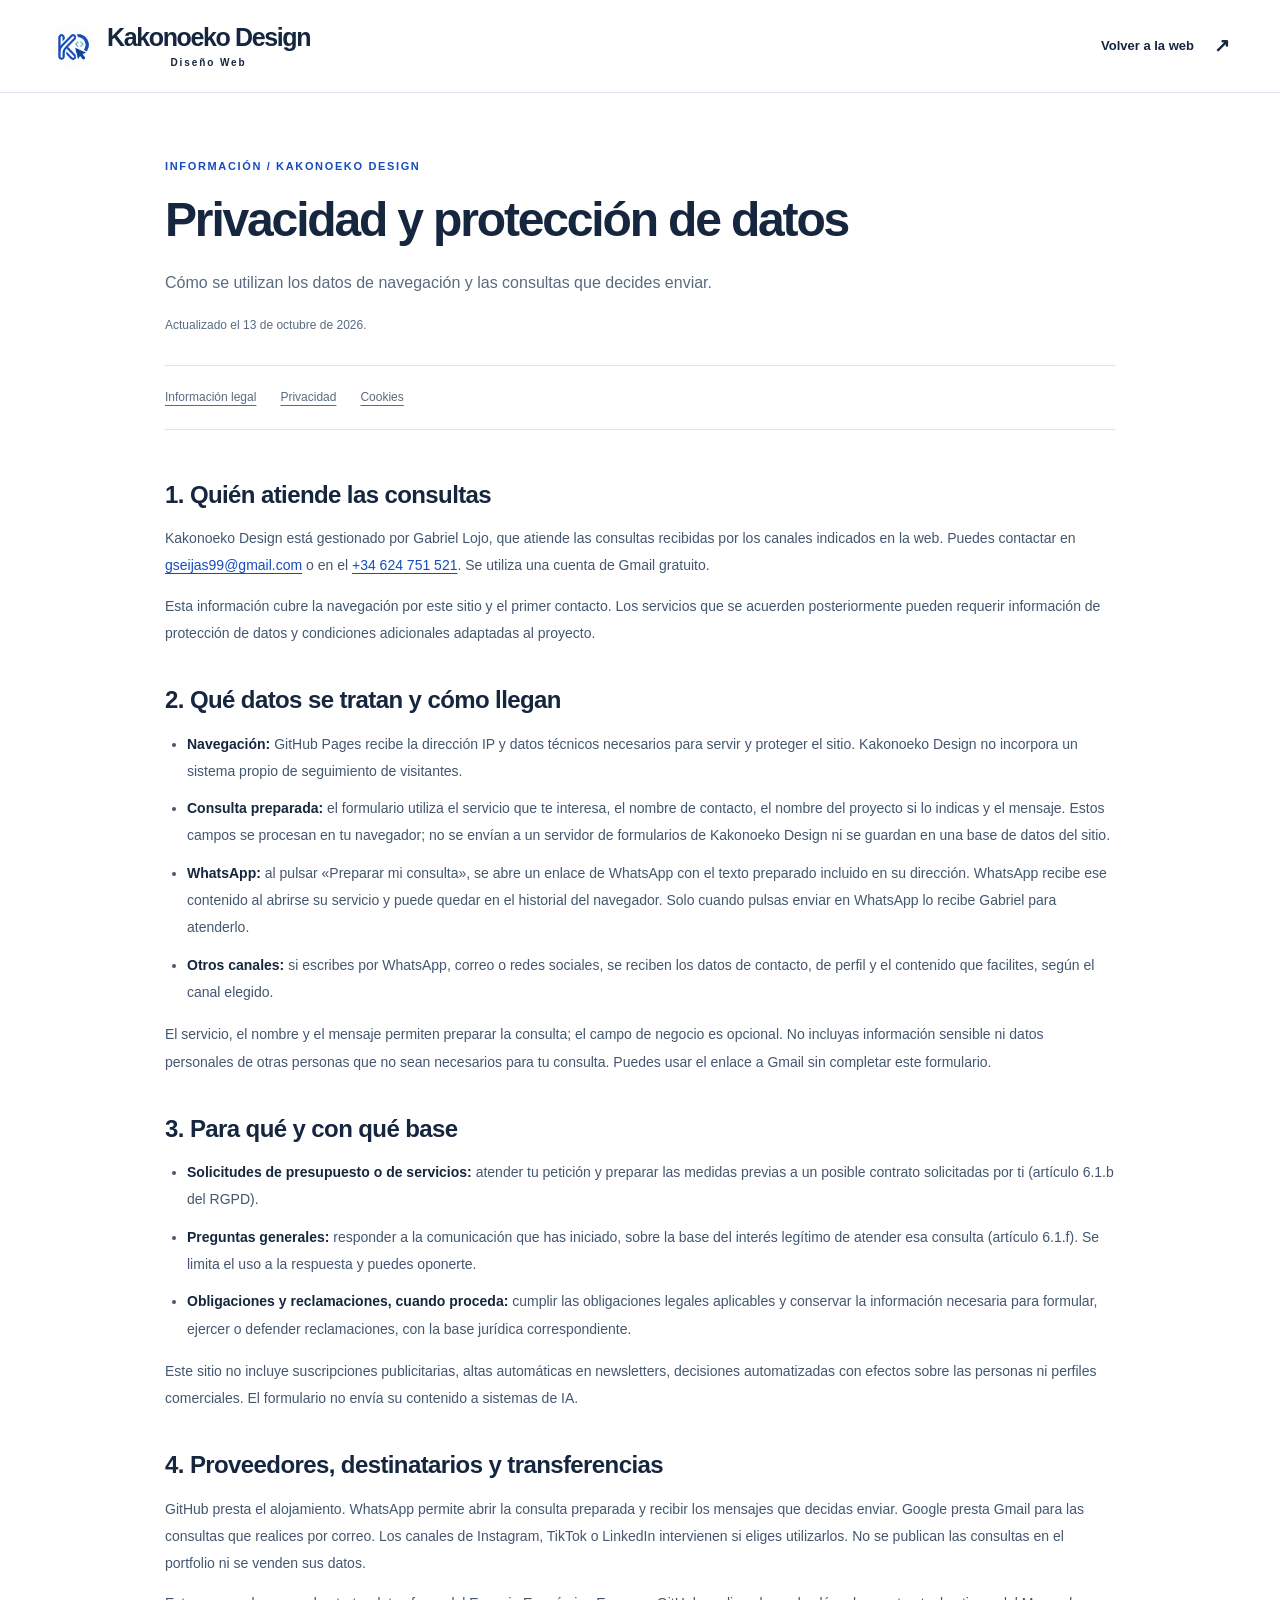
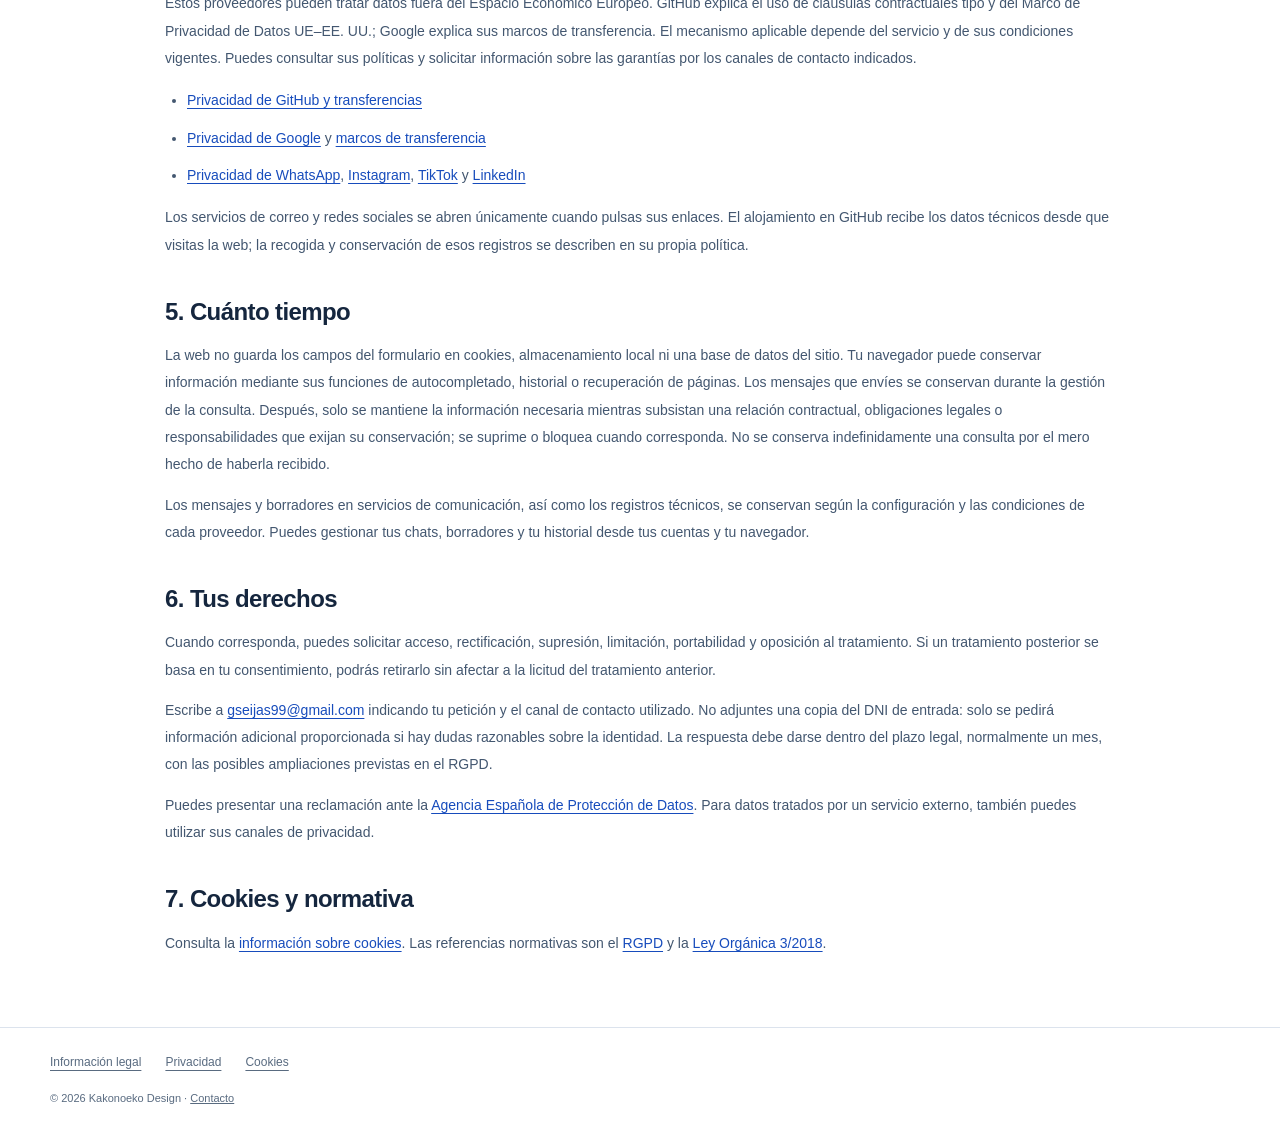
<file: privacidad.html>
<!doctype html>
<html lang="es"><head><meta charset="utf-8"><meta name="viewport" content="width=device-width,initial-scale=1"><meta name="theme-color" content="#174cbc"><meta name="referrer" content="no-referrer"><meta http-equiv="Content-Security-Policy" content="default-src 'self'; img-src 'self' data:; style-src 'self'; script-src 'self'; connect-src 'none'; frame-src 'none'; object-src 'none'; base-uri 'self'; form-action 'none'; upgrade-insecure-requests"><meta name="description" content="Cómo se utilizan los datos de navegación y las consultas que decides enviar."><link rel="canonical" href="https://kakonoeko.github.io/kakonoeko-design/privacidad.html"><link rel="icon" href="assets/logo.png"><link rel="stylesheet" href="styles.css?v=20261012-privacidad"><title>Privacidad y protección de datos · Kakonoeko Design</title></head>
<body><a class="skip-link" href="#legal-content">Saltar al contenido</a><header class="site-header"><div class="wrap legal-header"><a class="brand" href="index.html#inicio"><span class="brand-symbol"><img src="assets/logo.png" width="1254" height="1254" alt=""></span><span>Kakonoeko Design<span class="brand-sub">Diseño Web</span></span></a><a class="text-link" href="index.html">Volver a la web <span aria-hidden="true">↗</span></a></div></header>
<main class="wrap legal-main" id="legal-content"><p class="eyebrow">INFORMACIÓN / KAKONOEKO DESIGN</p><h1>Privacidad y protección de datos</h1><p class="legal-lead">Cómo se utilizan los datos de navegación y las consultas que decides enviar.</p><p class="legal-date">Actualizado el 13 de octubre de 2026.</p><nav class="legal-links" aria-label="Información legal"><a href="informacion-legal.html">Información legal</a><a href="privacidad.html">Privacidad</a><a href="cookies.html">Cookies</a></nav><div class="legal-copy">
<section><h2>1. Quién atiende las consultas</h2><p>Kakonoeko Design está gestionado por Gabriel Lojo, que atiende las consultas recibidas por los canales indicados en la web. Puedes contactar en <a href="https://mail.google.com/mail/?view=cm&amp;fs=1&amp;to=gseijas99%40gmail.com" target="_blank" rel="noopener noreferrer">gseijas99@gmail.com</a> o en el <a href="tel:+34624751521">+34 624 751 521</a>. Se utiliza una cuenta de Gmail gratuito.</p><p>Esta información cubre la navegación por este sitio y el primer contacto. Los servicios que se acuerden posteriormente pueden requerir información de protección de datos y condiciones adicionales adaptadas al proyecto.</p></section>
<section><h2>2. Qué datos se tratan y cómo llegan</h2><ul><li><strong>Navegación:</strong> GitHub Pages recibe la dirección IP y datos técnicos necesarios para servir y proteger el sitio. Kakonoeko Design no incorpora un sistema propio de seguimiento de visitantes.</li><li><strong>Consulta preparada:</strong> el formulario utiliza el servicio que te interesa, el nombre de contacto, el nombre del proyecto si lo indicas y el mensaje. Estos campos se procesan en tu navegador; no se envían a un servidor de formularios de Kakonoeko Design ni se guardan en una base de datos del sitio.</li><li><strong>WhatsApp:</strong> al pulsar «Preparar mi consulta», se abre un enlace de WhatsApp con el texto preparado incluido en su dirección. WhatsApp recibe ese contenido al abrirse su servicio y puede quedar en el historial del navegador. Solo cuando pulsas enviar en WhatsApp lo recibe Gabriel para atenderlo.</li><li><strong>Otros canales:</strong> si escribes por WhatsApp, correo o redes sociales, se reciben los datos de contacto, de perfil y el contenido que facilites, según el canal elegido.</li></ul><p>El servicio, el nombre y el mensaje permiten preparar la consulta; el campo de negocio es opcional. No incluyas información sensible ni datos personales de otras personas que no sean necesarios para tu consulta. Puedes usar el enlace a Gmail sin completar este formulario.</p></section>
<section><h2>3. Para qué y con qué base</h2><ul><li><strong>Solicitudes de presupuesto o de servicios:</strong> atender tu petición y preparar las medidas previas a un posible contrato solicitadas por ti (artículo 6.1.b del RGPD).</li><li><strong>Preguntas generales:</strong> responder a la comunicación que has iniciado, sobre la base del interés legítimo de atender esa consulta (artículo 6.1.f). Se limita el uso a la respuesta y puedes oponerte.</li><li><strong>Obligaciones y reclamaciones, cuando proceda:</strong> cumplir las obligaciones legales aplicables y conservar la información necesaria para formular, ejercer o defender reclamaciones, con la base jurídica correspondiente.</li></ul><p>Este sitio no incluye suscripciones publicitarias, altas automáticas en newsletters, decisiones automatizadas con efectos sobre las personas ni perfiles comerciales. El formulario no envía su contenido a sistemas de IA.</p></section>
<section><h2>4. Proveedores, destinatarios y transferencias</h2><p>GitHub presta el alojamiento. WhatsApp permite abrir la consulta preparada y recibir los mensajes que decidas enviar. Google presta Gmail para las consultas que realices por correo. Los canales de Instagram, TikTok o LinkedIn intervienen si eliges utilizarlos. No se publican las consultas en el portfolio ni se venden sus datos.</p><p>Estos proveedores pueden tratar datos fuera del Espacio Económico Europeo. GitHub explica el uso de cláusulas contractuales tipo y del Marco de Privacidad de Datos UE–EE. UU.; Google explica sus marcos de transferencia. El mecanismo aplicable depende del servicio y de sus condiciones vigentes. Puedes consultar sus políticas y solicitar información sobre las garantías por los canales de contacto indicados.</p><ul><li><a href="https://docs.github.com/en/site-policy/privacy-policies/github-general-privacy-statement" target="_blank" rel="noopener noreferrer">Privacidad de GitHub y transferencias</a></li><li><a href="https://policies.google.com/privacy?hl=es" target="_blank" rel="noopener noreferrer">Privacidad de Google</a> y <a href="https://policies.google.com/privacy/frameworks?hl=es" target="_blank" rel="noopener noreferrer">marcos de transferencia</a></li><li><a href="https://www.whatsapp.com/legal/privacy-policy-eea" target="_blank" rel="noopener noreferrer">Privacidad de WhatsApp</a>, <a href="https://privacycenter.instagram.com/policy/" target="_blank" rel="noopener noreferrer">Instagram</a>, <a href="https://www.tiktok.com/legal/page/eea/privacy-policy/es" target="_blank" rel="noopener noreferrer">TikTok</a> y <a href="https://www.linkedin.com/legal/privacy-policy" target="_blank" rel="noopener noreferrer">LinkedIn</a></li></ul><p>Los servicios de correo y redes sociales se abren únicamente cuando pulsas sus enlaces. El alojamiento en GitHub recibe los datos técnicos desde que visitas la web; la recogida y conservación de esos registros se describen en su propia política.</p></section>
<section><h2>5. Cuánto tiempo</h2><p>La web no guarda los campos del formulario en cookies, almacenamiento local ni una base de datos del sitio. Tu navegador puede conservar información mediante sus funciones de autocompletado, historial o recuperación de páginas. Los mensajes que envíes se conservan durante la gestión de la consulta. Después, solo se mantiene la información necesaria mientras subsistan una relación contractual, obligaciones legales o responsabilidades que exijan su conservación; se suprime o bloquea cuando corresponda. No se conserva indefinidamente una consulta por el mero hecho de haberla recibido.</p><p>Los mensajes y borradores en servicios de comunicación, así como los registros técnicos, se conservan según la configuración y las condiciones de cada proveedor. Puedes gestionar tus chats, borradores y tu historial desde tus cuentas y tu navegador.</p></section>
<section><h2>6. Tus derechos</h2><p>Cuando corresponda, puedes solicitar acceso, rectificación, supresión, limitación, portabilidad y oposición al tratamiento. Si un tratamiento posterior se basa en tu consentimiento, podrás retirarlo sin afectar a la licitud del tratamiento anterior.</p><p>Escribe a <a href="https://mail.google.com/mail/?view=cm&amp;fs=1&amp;to=gseijas99%40gmail.com&amp;su=Ejercicio+de+derechos+de+protecci%C3%B3n+de+datos" target="_blank" rel="noopener noreferrer">gseijas99@gmail.com</a> indicando tu petición y el canal de contacto utilizado. No adjuntes una copia del DNI de entrada: solo se pedirá información adicional proporcionada si hay dudas razonables sobre la identidad. La respuesta debe darse dentro del plazo legal, normalmente un mes, con las posibles ampliaciones previstas en el RGPD.</p><p>Puedes presentar una reclamación ante la <a href="https://www.aepd.es/" target="_blank" rel="noopener noreferrer">Agencia Española de Protección de Datos</a>. Para datos tratados por un servicio externo, también puedes utilizar sus canales de privacidad.</p></section>
<section><h2>7. Cookies y normativa</h2><p>Consulta la <a href="cookies.html">información sobre cookies</a>. Las referencias normativas son el <a href="https://www.boe.es/buscar/doc.php?id=DOUE-L-2016-80807" target="_blank" rel="noopener noreferrer">RGPD</a> y la <a href="https://www.boe.es/buscar/act.php?id=BOE-A-2018-16673" target="_blank" rel="noopener noreferrer">Ley Orgánica 3/2018</a>.</p></section></div></main><footer class="legal-footer"><div class="wrap"><nav class="legal-links" aria-label="Información legal"><a href="informacion-legal.html">Información legal</a><a href="privacidad.html">Privacidad</a><a href="cookies.html">Cookies</a></nav><p>© 2026 Kakonoeko Design · <a href="contacto.html">Contacto</a></p></div></footer></body></html>
</file>
<file: styles.css>
@charset "UTF-8";
:root{--blue:#174cbc;--deep:#103782;--ink:#15263e;--muted:#596b80;--paper:#f5f7fb;--line:#dce3ed;--sky:#8ecdeb;--radius:16px;--max:1200px}
*{box-sizing:border-box}html{scroll-behavior:smooth;scroll-padding-top:100px}body{margin:0;background:#fff;color:var(--ink);font-family:"Segoe UI",Arial,sans-serif;line-height:1.6;-webkit-font-smoothing:antialiased}a{color:inherit;text-decoration:none}button,input,textarea{font:inherit}button,a,input,textarea,summary{-webkit-tap-highlight-color:transparent}button{cursor:pointer}img{max-width:100%;display:block}h1,h2,h3,h4,p{margin:0}h1,h2,h3,h4{line-height:1.12;letter-spacing:-.045em}h2{font-size:clamp(2rem,3.6vw,3.1rem);font-weight:650}button{color:inherit}a,button,summary{touch-action:manipulation}:focus-visible{outline:3px solid #5cadde;outline-offset:5px}.wrap{width:min(var(--max),calc(100% - 100px));margin-inline:auto}.section{padding:108px 0}.eyebrow{font-size:11px;font-weight:700;letter-spacing:.15em;line-height:1.6}.sr-only{position:absolute;width:1px;height:1px;padding:0;margin:-1px;overflow:hidden;clip:rect(0,0,0,0);white-space:nowrap;border:0}.skip-link{position:fixed;z-index:100;left:16px;top:-70px;background:var(--blue);color:white;padding:12px 20px;border-radius:8px}.skip-link:focus{top:10px}
.site-header{position:sticky;top:0;z-index:20;background:rgba(255,255,255,.96);border-bottom:1px solid var(--line);backdrop-filter:blur(14px)}.nav{height:92px;display:flex;align-items:center;justify-content:space-between;gap:24px}.brand{display:flex;align-items:center;gap:10px;font-size:25px;font-weight:750;letter-spacing:-.055em;line-height:1}.brand-symbol{width:47px;height:47px;overflow:hidden;display:block;background:white;border-radius:50%;flex-shrink:0}.brand-symbol img{width:100%;height:100%;object-fit:contain;transform:none}.brand-sub{display:block;font-size:10px;font-weight:600;letter-spacing:.19em;margin-top:8px}.nav nav{display:flex;align-items:center;gap:31px;font-size:13px;font-weight:600}.nav nav>a:not(.button){transition:color .18s}.nav nav>a:not(.button):hover{color:var(--blue)}.button{display:inline-flex;align-items:center;justify-content:center;gap:26px;padding:16px 23px;background:var(--blue);color:#fff;border:1px solid var(--blue);border-radius:8px;font-size:14px;font-weight:600;line-height:1.4;transition:background .2s,transform .2s,box-shadow .2s}.button:hover{background:var(--deep);box-shadow:0 6px 20px #174cbc20;transform:translateY(-2px)}.button span{font-size:19px;line-height:1}.button.small{padding:12px 20px;gap:22px}.text-link{display:inline-flex;align-items:center;gap:20px;font-weight:600;font-size:13px;line-height:1.5}.text-link span{font-size:19px}.text-link:hover{text-decoration:underline;text-underline-offset:5px}.menu-toggle{display:none}
.hero{background:#f5f8fd;overflow:hidden;position:relative}.hero-grid{display:grid;grid-template-columns:1.02fr 1fr;align-items:center;gap:42px;padding-top:72px;padding-bottom:63px}.hero-copy .eyebrow{color:var(--deep);display:flex;align-items:center;gap:8px}.status-dot{width:6px;height:6px;border-radius:50%;background:var(--blue);box-shadow:0 0 0 4px #e1e9f7}.hero h1{font-size:clamp(3.4rem,5.7vw,5.25rem);line-height:1.01;font-weight:650;letter-spacing:-.062em;margin-top:27px}.hero h1>span{color:var(--blue)}.hero-lead{max-width:440px;font-size:17px;line-height:1.75;margin-top:25px;color:var(--muted)}.actions{display:flex;align-items:center;gap:28px;flex-wrap:wrap}.hero .actions{margin-top:30px}.hero-note{color:var(--muted);font-size:11px;margin-top:24px}.hero-art{position:relative;min-height:550px;display:flex;align-items:center;justify-content:center;padding-bottom:15px}.art-label{position:absolute;top:9px;left:29px;display:flex;align-items:center;gap:10px;font-size:9px;letter-spacing:.15em;font-weight:600}.little-cross{font-size:30px;color:var(--blue);line-height:1}.art-ring{position:absolute;width:390px;height:390px;border:55px solid #dbe7fa;border-radius:50%;right:-48px;top:23px}.hero-browser{width:100%;position:relative;border-radius:12px;background:white;box-shadow:0 25px 55px #142f5e1d;border:1px solid #ccd8eb;transform:rotate(-3deg);overflow:hidden;transition:transform .4s}.hero-browser:hover{transform:rotate(-1deg) translateY(-5px)}.browser-bar{height:39px;background:#fff;display:flex;align-items:center;justify-content:space-between;gap:16px;padding:0 16px;border-bottom:1px solid #e6ecf3;font-size:9px;color:#6b7684}.browser-dots{display:flex;gap:4px}.browser-dots i{width:5px;height:5px;border-radius:50%;background:#cbd5e2}.hero-browser>img{width:100%;height:auto;aspect-ratio:1.5;object-fit:cover;object-position:top}.browser-footer{display:flex;justify-content:space-between;align-items:center;padding:16px 20px;font-size:10px;color:var(--muted)}.browser-footer strong{color:var(--ink);font-size:13px}.browser-footer strong span{margin-left:12px}.design-tag{position:absolute;right:-15px;bottom:26px;background:var(--blue);color:white;box-shadow:0 10px 30px #174cbc27;display:flex;gap:14px;align-items:center;padding:18px 23px;border-radius:10px;transform:rotate(3deg);font-size:13px;font-weight:600}.tag-icon{display:grid;place-items:center;width:33px;height:33px;border:1px solid #ffffff45;border-radius:50%;font-size:20px}.design-tag small{display:block;color:#d6e6ff;font-size:10px;font-weight:400;margin-top:2px}.art-coordinate{position:absolute;bottom:2px;left:12px;font-size:8px;letter-spacing:.12em;color:#65748a}.hero-bottom{padding-top:19px;padding-bottom:20px;border-top:1px solid #dce5f2;display:flex;justify-content:space-between;align-items:center;font-size:11px;color:#63748b}.hero-bottom a{font-size:9px;letter-spacing:.13em;font-weight:600;display:flex;gap:22px;align-items:center}.hero-bottom a span{font-size:17px}.benefit-strip{border-bottom:1px solid var(--line)}.benefit-strip>.wrap{display:flex;justify-content:space-between;gap:22px;padding:27px 0;font-size:12px;font-weight:600}.benefit-strip>.wrap>span{display:flex;align-items:center;gap:13px}.benefit-strip span span{color:var(--blue);font-size:22px;line-height:1}
.section-heading{display:grid;grid-template-columns:1.4fr 1fr;gap:70px;align-items:end;margin-bottom:48px}.section-heading h2{margin-top:17px}.section-heading>p{font-size:14px;color:var(--muted);max-width:350px;justify-self:end}.services .eyebrow,.process .eyebrow,.faq .eyebrow{color:var(--blue)}.service-grid{display:grid;grid-template-columns:repeat(3,1fr);gap:0;border:1px solid var(--line);border-radius:var(--radius);overflow:hidden}.service{padding:32px 32px 26px;display:flex;flex-direction:column;align-items:flex-start}.service+.service{border-left:1px solid var(--line)}.service:nth-child(2){background:#f7f9fd}.service-top{display:flex;width:100%;align-items:center;justify-content:space-between;margin-bottom:37px}.service-icon{width:34px;height:34px;font-size:35px;color:var(--blue);line-height:1}.micro{font-size:10px;letter-spacing:.12em;color:#7d8ba0}.service h3{font-size:27px;line-height:1.14;font-weight:650}.service>p{font-size:13px;line-height:1.85;color:var(--muted);margin-top:19px}.service ul{list-style:none;padding:0;margin:24px 0 30px;font-size:11px;color:#485d74;line-height:2.3}.service li:before{content:'✓';color:var(--blue);margin-right:9px}.service .text-link{font-size:11px;margin-top:auto;gap:15px}
.portfolio{background:#101f38;color:#fff}.portfolio .eyebrow{color:#a9c7f5}.portfolio .section-heading>p{color:#b4c1d5}.project-head{border-top:1px solid #ffffff20;padding:30px 0;display:flex;align-items:center;justify-content:space-between;gap:24px}.project-head h3{font-size:38px;font-weight:500;display:flex;align-items:center;gap:22px}.project-head h3>span{color:var(--sky);font-size:28px}.project-head p{font-size:12px;color:#a6b6ce;margin-top:9px}.chips{display:flex;gap:8px;flex-wrap:wrap}.chips>span{border:1px solid #ffffff26;border-radius:30px;padding:7px 13px;font-size:10px;color:#c8d3e5}.project-view{border:1px solid #ffffff26;border-radius:var(--radius);overflow:hidden;background:#162944}.project-tabs{display:flex;border-bottom:1px solid #ffffff20}.project-tabs button{padding:17px 24px;border:none;background:transparent;color:#a8bad3;font-size:10px;display:flex;gap:12px;align-items:center;flex:1;justify-content:center;transition:background .2s}.project-tabs button>span{font-size:12px}.project-tabs button:hover{background:#ffffff08}.project-tabs button[aria-selected="true"]{color:#fff;background:#254c83;box-shadow:inset 0 -2px var(--sky)}#project-panel{display:grid;grid-template-columns:1.62fr 1fr;padding:34px;gap:36px;align-items:center}.project-image-button{position:relative;padding:0;border:0;background:#fff;border-radius:7px;overflow:hidden;width:100%;text-align:left}.project-image-button>img{width:100%;height:auto}.expand-label{position:absolute;right:10px;bottom:10px;background:#101f38e8;color:#fff;padding:8px 12px;border-radius:6px;display:flex;gap:14px;font-size:10px}.project-description h4{font-size:30px;line-height:1.15;font-weight:550;margin-top:18px}.project-description>p:not(.eyebrow){font-size:13px;color:#b3c2d8;line-height:1.9;margin-top:20px}.project-detail{display:block;margin-top:34px;font-size:10px;line-height:1.6;color:#a9c7f5;border-top:1px solid #ffffff20;padding-top:18px}.capture-grid{display:grid;grid-template-columns:repeat(4,1fr);gap:18px;margin-top:25px}.capture{padding:0;border:1px solid #ffffff22;background:#162944;overflow:hidden;border-radius:8px;text-align:left;color:#fff;transition:transform .2s,border-color .2s}.capture:hover{transform:translateY(-4px);border-color:#8ecdeb}.capture>img{width:100%;height:auto;aspect-ratio:1.6;object-fit:cover;object-position:top}.capture>span{display:flex;align-items:center;justify-content:space-between;padding:13px 15px;font-size:11px;color:#becde1}.capture>span>span{color:var(--sky)}.portfolio-footer{display:flex;justify-content:space-between;align-items:center;margin-top:34px;font-size:13px;color:#aebdd1}.portfolio-footer .text-link{color:white}
.process-grid{display:grid;grid-template-columns:1.1fr 1fr;gap:110px}.process-intro h2{margin-top:18px}.process-intro>p:not(.eyebrow){font-size:14px;color:var(--muted);max-width:380px;margin-top:24px}.process-intro>.button{margin-top:26px}.process-brand{display:flex;align-items:center;gap:20px;color:var(--blue);margin-top:51px}.process-brand>span{font-size:65px;font-weight:700;letter-spacing:-.09em;line-height:1}.process-brand p{font-size:9px;letter-spacing:.13em;line-height:1.8;font-weight:600}.steps{list-style:none;padding:0;margin:0}.steps>li{display:flex;gap:25px;padding:30px 0;border-top:1px solid var(--line)}.steps>li:first-child{padding-top:0;border-top:0}.step-number{font-size:12px;color:var(--blue);line-height:1;padding-top:7px}.steps h3{font-size:25px;font-weight:600}.steps p{font-size:13px;color:var(--muted);line-height:1.9;margin-top:15px}.faq{padding-top:80px;background:var(--paper)}.faq-grid{display:grid;grid-template-columns:1fr 1.15fr;gap:90px}.faq h2{margin-top:17px}.faq-grid>div>p:not(.eyebrow){font-size:13px;color:var(--muted);margin-top:22px}.faq-list details{border-bottom:1px solid #d3ddeb}.faq-list details:first-child{border-top:1px solid #d3ddeb}.faq-list summary{list-style:none;display:flex;justify-content:space-between;align-items:center;gap:20px;cursor:pointer;font-size:14px;font-weight:600;padding:23px 0;line-height:1.4}.faq-list summary::-webkit-details-marker{display:none}.faq-list summary>span{font-size:23px;color:var(--blue);font-weight:400;transition:transform .2s}.faq-list details[open] summary>span{transform:rotate(45deg)}.faq-list details>p{font-size:13px;color:var(--muted);line-height:1.85;padding:0 30px 23px 0}
.contact{background:var(--blue);color:white}.contact>.wrap>.eyebrow{color:#c4dbff}.contact-heading{display:flex;justify-content:space-between;align-items:center;gap:20px;margin-top:22px}.contact-heading h2{font-size:clamp(2rem,3.8vw,3.2rem);font-weight:550}.contact-heading h2 span{color:#b4ddf8}.contact-arrow{font-size:85px;font-weight:300;line-height:1;color:#b4ddf8}.contact-lead{color:#d9e5fb;font-size:14px;margin-top:25px}.contact-layout{display:grid;grid-template-columns:1fr 1fr;gap:95px;margin-top:52px}.email-link{display:flex;align-items:center;justify-content:space-between;font-size:clamp(17px,2vw,24px);font-weight:500;letter-spacing:-.02em;border-bottom:1px solid #ffffff45;padding:0 0 24px;gap:12px}.email-link:hover{color:#b4ddf8}.social-list{margin-top:18px}.social-list>a{display:flex;gap:18px;align-items:center;border-bottom:1px solid #ffffff25;padding:18px 0;font-size:13px}.social-list>a>span:nth-child(2){flex:1;font-weight:600}.social-list small{display:block;font-size:11px;color:#d2e2fc;font-weight:400;margin-top:2px}.social-icon{font-size:26px;width:29px;height:29px;line-height:1;flex-shrink:0}.social-list a:hover{color:#b4ddf8}.soon{font-size:9px;letter-spacing:.02em;border:1px solid #ffffff40;border-radius:20px;padding:4px 9px;white-space:nowrap;color:#d2e2fc}.contact-caption{font-size:11px;color:#c7dafb;margin-top:25px;line-height:1.85}.contact form{background:white;color:var(--ink);border-radius:var(--radius);padding:30px}.contact form h3{font-size:25px;font-weight:600}.form-intro{font-size:12px;color:var(--muted);margin-top:10px;margin-bottom:22px}.contact form label{display:block;font-size:11px;font-weight:600;letter-spacing:.01em}.field-row{display:grid;grid-template-columns:1fr 1fr;gap:15px}.contact input,.contact textarea{display:block;width:100%;margin-top:7px;margin-bottom:18px;border:1px solid #d9e0e9;border-radius:6px;background:#fbfcfe;padding:12px;font-size:12px;font-weight:400;color:var(--ink);letter-spacing:normal}.contact textarea{resize:vertical;min-height:116px;max-height:380px}.contact input::placeholder,.contact textarea::placeholder{color:#69788a}.contact form .button{width:100%;justify-content:space-between;padding:14px 18px;font-size:12px}.form-note{font-size:10px;color:var(--muted);line-height:1.75;margin-top:13px}.consultation-fallback{display:inline-block;font-size:10px;color:var(--blue);text-decoration:underline;text-underline-offset:3px;margin-top:12px}#form-status:empty{display:none}#form-status{font-size:11px;padding-top:10px;color:var(--blue)}
footer{padding-top:39px;background:#fff}.footer-top{display:flex;justify-content:space-between;align-items:center;padding-bottom:35px;gap:30px}.footer-top>p{font-size:12px;line-height:1.7;color:var(--muted)}.footer-top .text-link{font-size:11px}.footer-bottom{border-top:1px solid var(--line);display:flex;justify-content:space-between;gap:20px;padding:22px 0;font-size:9px;color:var(--muted)}
dialog{border:0;border-radius:12px;max-width:min(1050px,calc(100vw - 32px));max-height:calc(100dvh - 32px);padding:0;box-shadow:0 20px 100px #0005;color:var(--ink)}dialog::backdrop{background:#071326cc;backdrop-filter:blur(5px)}.dialog-heading{position:sticky;top:0;display:flex;align-items:center;justify-content:space-between;gap:15px;padding:12px 20px;background:white;border-bottom:1px solid var(--line);z-index:1}.dialog-heading h2{font-size:17px;letter-spacing:-.02em}.dialog-close{display:grid;place-items:center;width:40px;height:40px;background:#f0f4fa;border:0;border-radius:50%;font-size:25px;line-height:1}.dialog-close:hover{background:#dbe7fa}#capture-dialog>img{width:100%;height:auto}body:has(dialog[open]){overflow:hidden}#whatsapp-dialog{padding:39px;width:520px}#whatsapp-dialog>.dialog-close{position:absolute;right:15px;top:15px}#whatsapp-dialog>.eyebrow{color:var(--blue);font-size:9px;padding-right:30px}#whatsapp-dialog h2{font-size:30px;margin-top:20px}#whatsapp-dialog>p:not(.eyebrow){font-size:14px;color:var(--muted);margin-top:18px}#whatsapp-dialog .actions{margin-top:25px;gap:18px}#whatsapp-dialog .button{font-size:12px;padding:12px 15px}#whatsapp-dialog .text-link{font-size:11px}
@media(min-width:1600px){.hero-grid{padding-top:90px;padding-bottom:85px}}
@media(max-width:1100px){.wrap{width:calc(100% - 64px)}.hero-grid{gap:30px}.hero h1{font-size:clamp(3.1rem,5.8vw,4.5rem)}.hero-art{min-height:455px}.hero-lead{font-size:15px}.hero .actions{gap:17px}.hero .text-link{font-size:11px}.design-tag{right:-6px;font-size:11px;padding:15px}.art-ring{width:340px;height:340px;border-width:50px;top:40px}.section-heading{gap:40px}.service{padding:28px 23px}.service h3{font-size:24px}.service ul{font-size:10px}.process-grid{gap:60px}.contact-layout{gap:50px}#project-panel{padding:26px;gap:28px}.project-description h4{font-size:25px}.project-description>p:not(.eyebrow){font-size:12px}.faq-grid{gap:50px}}
@media(max-width:800px){html{scroll-padding-top:88px}.wrap{width:calc(100% - 42px)}.nav{height:78px}.brand{font-size:22px}.brand-symbol{width:40px;height:40px}.brand-sub{font-size:9px}.nav nav{gap:20px;font-size:11px}.nav .button.small{font-size:11px;padding:11px 13px;gap:10px}.hero-grid{padding-top:55px;padding-bottom:55px;gap:20px}.hero h1{font-size:clamp(2.8rem,6vw,4rem)}.hero .eyebrow{font-size:8px;letter-spacing:.1em}.hero-lead{font-size:13px;line-height:1.8}.hero .actions{align-items:flex-start;flex-direction:column;gap:17px}.hero .button{font-size:12px;padding:14px 17px}.hero-note{font-size:10px;max-width:245px}.hero-art{min-height:395px}.art-ring{width:280px;height:280px;top:64px;right:-30px;border-width:40px}.art-label{top:13px;left:10px;font-size:7px}.design-tag{right:-4px;bottom:36px;padding:13px;gap:9px;font-size:10px}.design-tag small{font-size:8px}.tag-icon{width:27px;height:27px;font-size:16px}.art-coordinate{font-size:6px;bottom:8px;left:0}.browser-footer{padding:12px;font-size:8px}.browser-footer strong{font-size:10px}.browser-bar{padding:0 10px;gap:8px;font-size:7px;height:28px}.benefit-strip>.wrap{display:grid;grid-template-columns:1fr 1fr;gap:20px;padding:23px 0;font-size:11px}.section{padding:78px 0}.section-heading{gap:30px;grid-template-columns:1.3fr 1fr}.section-heading>p{font-size:12px}.service-grid{grid-template-columns:1fr}.service{padding:28px;display:grid;grid-template-columns:1fr 1.2fr;column-gap:30px}.service+.service{border-left:0;border-top:1px solid var(--line)}.service-top{grid-column:1 / -1;margin-bottom:18px}.service h3{font-size:26px}.service>p{margin-top:0;font-size:13px}.service ul{margin:20px 0 0;font-size:11px}.service .text-link{margin-bottom:5px;align-self:end;justify-self:start}.project-head h3{font-size:33px}.chips>span{font-size:8px;padding:6px 9px}#project-panel{grid-template-columns:1fr;padding:24px}.project-description h4{font-size:27px;margin-top:9px}.project-description>p:not(.eyebrow){font-size:13px;margin-top:12px}.project-detail{margin-top:18px;padding-top:12px}.project-tabs button{padding:14px 8px;gap:8px}.project-tabs button>span{font-size:11px}.capture-grid{gap:10px}.capture>span{padding:10px;font-size:9px}.process-grid{gap:40px}.steps h3{font-size:22px}.steps>li{gap:18px}.steps p{font-size:12px}.process-intro>p:not(.eyebrow){font-size:13px}.faq-grid{gap:35px;grid-template-columns:1fr 1.2fr}.faq-list summary{font-size:12px}.contact-layout{gap:28px}.contact form{padding:23px}.field-row{grid-template-columns:1fr;gap:0}.contact form h3{font-size:22px}.email-link{font-size:17px}.contact-arrow{font-size:65px}.social-list>a{gap:11px;font-size:12px}.social-list small{font-size:10px}.soon{font-size:8px;padding:4px 7px}.contact-caption{font-size:10px}.footer-bottom{font-size:8px}}
@media(max-width:600px){.wrap{width:calc(100% - 38px)}.nav{height:75px}.brand{font-size:22px}.menu-toggle{display:flex;width:44px;height:44px;flex-direction:column;align-items:center;justify-content:center;gap:6px;background:white;border:1px solid var(--line);border-radius:8px}.menu-toggle>span:not(.sr-only){width:18px;height:1.5px;background:var(--ink);transition:transform .2s}.menu-toggle[aria-expanded="true"]>span:first-child{transform:translateY(3.75px) rotate(45deg)}.menu-toggle[aria-expanded="true"]>span:nth-child(2){transform:translateY(-3.75px) rotate(-45deg)}.nav nav{display:none;position:absolute;top:75px;left:0;right:0;flex-direction:column;align-items:stretch;padding:16px 19px 22px;background:white;box-shadow:0 16px 20px #172e5214;gap:0;border-bottom:1px solid var(--line);font-size:14px}.nav nav.open{display:flex}.nav nav>a{padding:13px}.nav nav>.button.small{margin-top:8px;font-size:13px;justify-content:space-between;padding:14px}.hero-grid{grid-template-columns:1fr;gap:25px;padding-top:38px;padding-bottom:24px}.hero .eyebrow{font-size:8px;letter-spacing:.12em}.hero h1{font-size:clamp(3.05rem,12vw,4.6rem);margin-top:23px}.hero h1 br:last-child{display:none}.hero-lead{font-size:15px;margin-top:20px;max-width:440px}.hero .actions{flex-direction:row;align-items:center;gap:18px;margin-top:23px}.hero .button{font-size:11px;gap:15px;padding:14px 15px}.hero .text-link{font-size:10px;gap:12px}.hero-note{max-width:none;margin-top:19px;font-size:9px}.hero-art{min-height:340px;max-width:420px;width:100%;justify-self:center;padding:40px 6px 39px}.art-label{top:0;font-size:8px;left:9px}.hero-browser{width:95%;max-width:380px;transform:rotate(-2.5deg)}.hero-browser>img{aspect-ratio:1.65}.art-ring{width:265px;height:265px;top:35px;right:-18px;border-width:37px}.design-tag{right:0;bottom:17px;padding:13px 16px;font-size:11px}.design-tag small{font-size:9px}.art-coordinate{bottom:5px;font-size:6px;left:14px}.hero-bottom{font-size:9px;padding:16px 0;gap:15px}.hero-bottom a{font-size:7px;gap:9px;letter-spacing:.07em}.benefit-strip>.wrap{gap:20px 15px;font-size:10px;padding:22px 0}.benefit-strip>.wrap>span{gap:8px}.benefit-strip span span{font-size:18px}.section{padding:61px 0}.eyebrow{font-size:9px}.section-heading{grid-template-columns:1fr;gap:20px;margin-bottom:29px}.section-heading>p{max-width:none;justify-self:start;font-size:13px}.section-heading h2{font-size:30px;margin-top:13px}h2{font-size:30px}.service{display:flex;padding:25px}.service-top{margin-bottom:22px}.service h3{font-size:27px}.service h3 br{display:none}.service>p{margin-top:14px}.service ul{margin:16px 0 20px}.service .text-link{font-size:12px}.project-head{align-items:flex-start;flex-direction:column;gap:17px;padding:24px 0}.project-head h3{font-size:35px}.project-head p{font-size:11px}.chips>span{font-size:9px}.project-tabs button{font-size:9px;gap:6px;padding:13px 6px}.project-tabs button>span{font-size:10px}#project-panel{padding:16px;gap:24px}.project-description{padding:0 4px 6px}.project-description h4{font-size:26px}.project-description>p:not(.eyebrow){font-size:12px}.capture-grid{grid-template-columns:1fr 1fr;gap:13px;margin-top:18px}.capture>span{font-size:10px;padding:12px}.portfolio-footer{align-items:flex-start;flex-direction:column;gap:15px;font-size:12px;margin-top:25px}.portfolio-footer .text-link{font-size:12px}.process-grid{grid-template-columns:1fr;gap:38px}.process-intro h2{margin-top:13px}.process-intro>p:not(.eyebrow){font-size:13px;margin-top:19px;max-width:none}.process-intro>.button{font-size:12px;padding:14px 18px;margin-top:23px}.process-brand{display:none}.steps>li{gap:19px;padding:23px 0}.steps h3{font-size:24px}.steps p{font-size:13px;line-height:1.8}.faq-grid{grid-template-columns:1fr;gap:27px}.faq h2{margin-top:13px}.faq-grid>div>p:not(.eyebrow){margin-top:15px}.faq-list summary{font-size:13px;padding:20px 0}.contact-heading{gap:10px;align-items:flex-start;margin-top:18px}.contact-heading h2{font-size:32px;line-height:1.14}.contact-heading h2 br{display:none}.contact-heading h2 span{display:block;margin-top:6px}.contact-arrow{font-size:40px;margin-top:3px}.contact-lead{font-size:13px;margin-top:22px}.contact-layout{grid-template-columns:1fr;gap:33px;margin-top:31px}.email-link{font-size:22px;padding-bottom:18px}.social-list>a{gap:17px;font-size:13px;padding:17px 0}.social-list small{font-size:11px}.soon{font-size:9px}.contact-caption{font-size:11px;margin-top:22px}.contact form{padding:25px 21px}.contact form h3{font-size:25px}.field-row{grid-template-columns:1fr 1fr;gap:12px}.contact input,.contact textarea{font-size:16px;padding:10px 9px}.contact input::placeholder,.contact textarea::placeholder{font-size:12px}.contact label{font-size:11px}.form-note{font-size:10px}.consultation-fallback{font-size:11px}.footer-top{flex-wrap:wrap;gap:26px;padding-bottom:26px}.footer-top>p{font-size:11px}.footer-top .text-link{width:100%;justify-content:space-between;border-top:1px solid var(--line);padding-top:19px}.footer-bottom{flex-wrap:wrap;gap:10px 20px;font-size:9px;padding-top:20px;padding-bottom:25px}.footer-bottom>span:nth-child(2){order:3;flex-basis:100%}.footer-bottom>a{margin-left:auto}.dialog-heading{padding:8px 13px}.dialog-heading h2{font-size:15px}#whatsapp-dialog{padding:38px 25px 27px}#whatsapp-dialog h2{font-size:27px}}
@media(prefers-reduced-motion:reduce){html{scroll-behavior:auto}*,*:before,*:after{transition:none!important;animation:none!important}}

/* Servicio de Instagram para empresas */
.brand-sub{text-align:center}
.portfolio-project{padding-bottom:55px;scroll-margin-top:110px}.invicto-showcase{display:grid;grid-template-columns:1.62fr 1fr;padding:34px;gap:36px;align-items:center;background:#162944;border:1px solid #ffffff26;border-radius:var(--radius)}.invicto-showcase .button{margin-top:25px;font-size:12px;gap:18px}.invicto-gallery{display:grid;grid-template-columns:repeat(3,1fr);gap:18px;margin-top:24px}.invicto-gallery .capture>img{aspect-ratio:1.78;object-fit:contain;background:#101f38}@media(max-width:800px){.invicto-showcase{grid-template-columns:1fr;padding:24px;gap:28px}.invicto-gallery{gap:12px}.invicto-showcase .project-description{max-width:600px}.invicto-showcase .button{margin-top:19px}}@media(max-width:600px){.portfolio-project{padding-bottom:38px}.invicto-showcase{padding:16px;gap:24px}.invicto-showcase .project-description{padding:0 4px 6px}.invicto-gallery{grid-template-columns:1fr;gap:15px;margin-top:18px}.invicto-gallery .capture>span{font-size:12px;padding:14px 16px}.invicto-showcase .button{font-size:11px;padding:14px 16px}}
.email-link [data-email-address]{flex:1}.social-list svg.social-icon,.email-link svg.social-icon{display:block}
.instagram-pricing-copy>p{font-size:14px;line-height:1.85;color:var(--muted)}.instagram-pricing-copy>p+p{margin-top:12px}.instagram-pricing-copy strong{color:var(--ink);font-weight:650}.instagram-pricing-copy .actions{margin-top:22px}.instagram-pricing-copy .button{font-size:12px;gap:20px}@media(max-width:600px){.instagram-pricing-copy>p{font-size:13px}.instagram-pricing-copy .button{font-size:11px;padding:14px 16px}}
.floating-whatsapp{position:fixed;right:24px;bottom:22px;z-index:15;display:flex;flex-direction:column;align-items:center;gap:7px}.floating-whatsapp-button{display:grid;place-items:center;width:56px;height:56px;border:1px solid #ffffff90;border-radius:50%;background:#147b49;color:white;box-shadow:0 5px 20px #143c2a30;text-decoration:none;transition:transform .2s,background .2s}.floating-whatsapp-button svg{width:30px;height:30px}.floating-whatsapp-button:disabled{background:#6c8d7c;cursor:not-allowed}.floating-whatsapp-button:not(:disabled):hover{background:#0d6037;transform:translateY(-3px)}.floating-whatsapp-note{font-size:9px;line-height:1.4;font-weight:600;color:#35495c;background:white;padding:4px 8px;border:1px solid #dce3ed;border-radius:20px;box-shadow:0 2px 8px #14243a12}body:has(dialog[open]) .floating-whatsapp{visibility:hidden}@media(max-width:600px){.floating-whatsapp{right:14px;bottom:16px}.floating-whatsapp-button{width:50px;height:50px}.floating-whatsapp-button svg{width:27px;height:27px}.floating-whatsapp-note{font-size:8px;padding:3px 6px}}
@media(max-width:420px){.nav{gap:12px}.nav .brand{font-size:18px;gap:8px}}
.instagram-service{background:#edf3fc;border-top:1px solid #dce5f2}.instagram-service .eyebrow{color:var(--blue)}.instagram-intro{display:grid;grid-template-columns:1.15fr 1fr;gap:78px;align-items:center}.instagram-copy h2{margin-top:19px;font-size:clamp(2rem,3.45vw,3rem)}.instagram-copy>p:not(.eyebrow):not(.instagram-note){margin-top:24px;font-size:15px;line-height:1.85;color:var(--muted);max-width:520px}.instagram-copy .actions{margin-top:28px;gap:20px}.instagram-copy .button{font-size:12px;gap:19px}.instagram-copy .text-link{font-size:12px;gap:13px}.instagram-note{font-size:10px;color:var(--muted);margin-top:20px}.instagram-flow{padding:27px;background:white;border:1px solid #d5e1f1;border-radius:18px;box-shadow:0 15px 35px #19447c08}.flow-heading{display:flex;justify-content:space-between;align-items:center;font-size:9px;letter-spacing:.12em;font-weight:600;color:#61758e;margin-bottom:24px}.flow-heading>span:last-child{font-size:24px;color:var(--blue)}.flow-row{display:flex;align-items:center;gap:14px;padding:18px 15px;border:1px solid #dce5f1;border-radius:10px;background:#f7f9fd}.flow-row>div{flex:1}.flow-row strong{display:block;font-size:12px;line-height:1.5;letter-spacing:-.01em}.flow-row>div>span{display:block;font-size:10px;line-height:1.7;color:var(--muted);margin-top:4px}.flow-icon{display:block;width:34px;height:34px;color:var(--blue);font-size:32px;line-height:1;flex-shrink:0}.flow-icon svg{width:34px;height:34px}.flow-step{align-self:flex-start;padding-top:2px;font-size:8px;color:#768ba6;letter-spacing:.1em}.flow-connector{display:block;margin:9px 0;text-align:center;color:#819abb;font-size:20px;line-height:1}.flow-ai{background:var(--blue);color:white;border-color:var(--blue)}.flow-ai .flow-icon{color:#b4ddf8}.flow-ai>div>span,.flow-ai .flow-step{color:#d6e5fc}.flow-footer{font-size:9px;margin-top:22px;color:var(--muted);line-height:1.8}.flow-footer>span{color:var(--blue);margin-right:6px}.instagram-benefits{display:grid;grid-template-columns:repeat(3,1fr);gap:30px;margin-top:62px;padding-top:34px;border-top:1px solid #cfddef}.instagram-benefits .eyebrow{font-size:8px}.instagram-benefits h3{font-size:23px;letter-spacing:-.035em;margin-top:16px;font-weight:600}.instagram-benefits p{font-size:12px;color:var(--muted);line-height:1.9;margin-top:15px}.instagram-how{display:grid;grid-template-columns:1fr 1.8fr;gap:65px;background:#ffffff80;border:1px solid #d5e1f1;border-radius:14px;padding:34px;margin-top:42px;scroll-margin-top:110px}.instagram-how h3{font-size:27px;font-weight:600;margin-top:15px;line-height:1.16}.instagram-how ol{display:grid;grid-template-columns:1fr 1fr;gap:30px 28px;margin:0;padding:0;list-style:none}.instagram-how li{display:flex;gap:13px;align-items:start}.instagram-how li>span{font-size:10px;color:var(--blue);font-weight:600;line-height:1.5;padding-top:2px}.instagram-how strong{display:block;font-size:12px;line-height:1.5}.instagram-how li p{font-size:11px;color:var(--muted);line-height:1.8;margin-top:8px}.instagram-service-footer{display:flex;justify-content:space-between;align-items:center;gap:25px;margin-top:28px}.instagram-service-footer p{font-size:11px;color:var(--muted);max-width:660px}.instagram-service-footer a{color:var(--blue);font-size:12px;white-space:nowrap}
@media(max-width:1100px){.instagram-intro{gap:40px}.instagram-copy .actions{align-items:flex-start;flex-direction:column;gap:15px}.instagram-how{gap:35px;grid-template-columns:1fr 1.6fr}.instagram-how h3{font-size:24px}}
@media(max-width:800px){.nav .brand{font-size:22px;gap:10px}.menu-toggle{display:flex;width:44px;height:44px;flex-direction:column;align-items:center;justify-content:center;gap:6px;background:white;border:1px solid var(--line);border-radius:8px}.menu-toggle>span:not(.sr-only){width:18px;height:1.5px;background:var(--ink);transition:transform .2s}.menu-toggle[aria-expanded="true"]>span:first-child{transform:translateY(3.75px) rotate(45deg)}.menu-toggle[aria-expanded="true"]>span:nth-child(2){transform:translateY(-3.75px) rotate(-45deg)}.nav nav{display:none;position:absolute;top:78px;left:0;right:0;flex-direction:column;align-items:stretch;padding:16px 19px 22px;background:white;box-shadow:0 16px 20px #172e5214;gap:0;border-bottom:1px solid var(--line);font-size:14px}.nav nav.open{display:flex}.nav nav>a{padding:13px}.nav nav>.button.small{margin-top:8px;font-size:13px;justify-content:space-between;padding:14px}.instagram-intro{grid-template-columns:1fr;gap:35px}.instagram-copy h2{font-size:36px;max-width:600px}.instagram-copy>p:not(.eyebrow):not(.instagram-note){max-width:none;font-size:14px}.instagram-copy .actions{flex-direction:row;align-items:center;gap:25px}.instagram-flow{max-width:600px;width:100%;justify-self:center}.instagram-benefits{gap:24px;margin-top:40px}.instagram-benefits h3{font-size:22px}.instagram-benefits p{font-size:11px}.instagram-how{grid-template-columns:1fr;padding:27px;gap:27px}.instagram-how h3 br{display:none}.instagram-service-footer p{font-size:10px}}
@media(max-width:600px){.nav nav{top:75px}.instagram-copy h2{font-size:30px}.instagram-copy>p:not(.eyebrow):not(.instagram-note){font-size:13px;margin-top:20px}.instagram-copy .actions{gap:18px}.instagram-copy .button{font-size:11px;padding:14px 15px;gap:13px}.instagram-copy .text-link{font-size:11px}.instagram-flow{padding:22px 18px}.flow-row{gap:12px;padding:16px 12px}.flow-row strong{font-size:12px}.flow-row>div>span{font-size:10px}.flow-step{display:none}.instagram-benefits{grid-template-columns:1fr;gap:26px;padding-top:28px}.instagram-benefits h3{font-size:24px;margin-top:10px}.instagram-benefits p{font-size:13px;margin-top:11px}.instagram-how{padding:24px 20px;margin-top:30px}.instagram-how ol{grid-template-columns:1fr;gap:23px}.instagram-how h3{font-size:25px}.instagram-how strong{font-size:13px}.instagram-how li p{font-size:12px}.instagram-service-footer{align-items:flex-start;flex-direction:column;gap:17px}.instagram-service-footer p{font-size:12px}.instagram-service-footer a{font-size:12px}}

@media(max-width:420px){.nav{gap:12px}.nav .brand{font-size:18px;gap:8px}}

/* Propuestas de diseño y presentación personal */
.chips>.proposal-badge{background:#b4ddf8;color:#101f38;border-color:#b4ddf8;font-weight:700}.portfolio .proposal-note{font-size:13px;line-height:1.75;color:#e1ebfb;padding:13px 16px;border-left:3px solid var(--sky);background:#ffffff08;border-radius:0 7px 7px 0;margin-bottom:20px}.project-description>p.proposal-note{font-size:12px;line-height:1.75;color:#e1ebfb;margin-top:23px;margin-bottom:0}.proposal-note strong{font-weight:650}.about{background:#f5f8fd;border-bottom:1px solid var(--line)}.about-grid{display:grid;grid-template-columns:1fr 1.1fr;gap:90px;align-items:start}.about .eyebrow{color:var(--blue)}.about h2{margin-top:20px}.about-intro .button{margin-top:30px}.about-copy>p{font-size:15px;line-height:1.9;color:var(--muted)}.about-copy>p+p{margin-top:19px}.about-copy strong{font-weight:600;color:var(--ink)}.about-signature{display:block;font-size:22px;font-weight:650;letter-spacing:-.035em;margin-top:28px;color:var(--blue)}.about-signature>span{font-size:12px;font-weight:400;letter-spacing:0;color:var(--muted)}.nav nav{gap:22px}@media(max-width:1100px){.nav nav{gap:16px;font-size:12px}.about-grid{gap:45px}}@media(max-width:800px){.about-grid{grid-template-columns:1fr;gap:32px}.about h2 br:last-of-type{display:none}.about-copy>p{font-size:14px}.nav nav{gap:0;font-size:14px}}@media(max-width:600px){.about-copy>p{font-size:13px}.about h2{font-size:32px}.about-intro .button{font-size:12px;margin-top:23px}.portfolio .proposal-note{font-size:12px}.project-description>p.proposal-note{font-size:12px}}

.about-grid{grid-template-columns:.72fr 1.28fr;gap:70px;align-items:center}.about-portrait{margin:0;max-width:370px;width:100%;justify-self:start}.about-portrait-frame{padding:18px 18px 0;background:none;border:0;border-radius:0;overflow:visible}.about-portrait img{width:100%;height:auto;display:block}.about-portrait figcaption{margin-top:15px;text-align:center;font-size:13px;font-weight:600;color:var(--blue)}.about-portrait figcaption span{font-size:11px;font-weight:400;color:var(--muted)}.about-content h2{font-size:clamp(30px,3vw,42px);margin:17px 0 23px}.about-content .about-copy>p{font-size:14px;line-height:1.85}.about-content .about-signature{display:none}.about-content>.button{margin-top:25px;font-size:13px}@media(max-width:1100px){.about-grid{gap:40px;grid-template-columns:.8fr 1.2fr}.about-content h2{font-size:34px}}@media(max-width:800px){.about-grid{grid-template-columns:1fr;gap:35px}.about-portrait{max-width:280px;justify-self:center}.about-content h2{font-size:34px}.about h2 br:last-of-type{display:initial}}@media(max-width:600px){.about-portrait{max-width:245px}.about-content h2{font-size:30px}.about-content .about-copy>p{font-size:13px}.about-portrait-frame{padding:14px 14px 0}.about-content>.button{font-size:12px}}

.about-actions{display:flex;align-items:center;gap:14px;margin-top:25px;flex-wrap:wrap}.about-actions>.button{font-size:13px}.about-linkedin{display:grid;place-items:center;width:51px;height:51px;border:1px solid #c9d9ed;border-radius:8px;background:#fff;color:#0a66c2;transition:background .2s,transform .2s}.about-linkedin svg{width:25px;height:25px}.about-linkedin:hover{background:#e5effb;transform:translateY(-2px)}@media(max-width:600px){.about-actions>.button{font-size:12px}.about-linkedin{width:50px;height:50px}}

/* Información de privacidad y páginas legales */
.footer-legal{padding:0 0 28px}.legal-links{display:flex;gap:24px;flex-wrap:wrap;font-size:12px;color:var(--muted)}.legal-links a{text-decoration:underline;text-underline-offset:4px}.legal-links a:hover{color:var(--blue)}.form-privacy{font-size:11px;line-height:1.8;background:#f3f6fc;border-left:3px solid var(--blue);padding:13px 15px;margin-top:18px;color:#435770}.form-privacy p+p{margin-top:9px}.form-privacy a{color:var(--blue);text-decoration:underline;text-underline-offset:3px}.cookie-info{position:fixed;left:24px;bottom:24px;width:min(560px,calc(100% - 120px));z-index:30;background:#fff;border:1px solid #cad8eb;border-radius:14px;padding:20px 23px;box-shadow:0 8px 36px #142f5e25}.cookie-info h2{font-size:19px;letter-spacing:-.025em}.cookie-info p{font-size:12px;line-height:1.8;color:var(--muted);margin-top:9px}.cookie-info-actions{display:flex;align-items:center;justify-content:space-between;gap:22px;margin-top:15px}.cookie-info-actions a{font-size:12px;color:var(--blue);text-decoration:underline;text-underline-offset:3px}.cookie-info-actions button{border:1px solid var(--blue);background:var(--blue);color:#fff;font-size:12px;border-radius:7px;padding:9px 16px}body:has(dialog[open]) .cookie-info{display:none}.legal-header{min-height:92px;display:flex;align-items:center;justify-content:space-between;gap:24px}.legal-main{max-width:950px;padding-top:65px;padding-bottom:70px}.legal-main>.eyebrow{color:var(--blue)}.legal-main h1{font-size:clamp(32px,4vw,48px);margin-top:17px;line-height:1.13}.legal-lead{font-size:16px;color:var(--muted);max-width:700px;margin-top:22px;line-height:1.8}.legal-date{font-size:12px;color:var(--muted);margin-top:18px}.legal-main>.legal-links{margin-top:30px;padding:22px 0;border-top:1px solid var(--line);border-bottom:1px solid var(--line)}.legal-copy{padding-top:12px}.legal-copy>section{margin-top:37px;scroll-margin-top:110px}.legal-copy h2{font-size:24px;letter-spacing:-.025em;line-height:1.3;margin-bottom:15px}.legal-copy p,.legal-copy li,.legal-copy dd,.legal-copy dt{font-size:14px;line-height:1.95;color:#435770}.legal-copy p+p{margin-top:13px}.legal-copy a{color:var(--blue);text-decoration:underline;text-underline-offset:3px;overflow-wrap:anywhere}.legal-copy ul{padding-left:22px;margin:15px 0}.legal-copy li+li{margin-top:10px}.legal-copy strong{color:var(--ink);font-weight:650}.legal-facts{display:grid;grid-template-columns:150px 1fr;gap:12px 22px;padding:20px;background:var(--paper);border-radius:12px;margin:20px 0}.legal-facts dt{font-weight:650}.legal-facts dd{margin:0;overflow-wrap:anywhere}.legal-footer{border-top:1px solid var(--line);padding:25px 0}.legal-footer p{font-size:11px;color:var(--muted);margin-top:18px}.legal-footer p a{text-decoration:underline}@media(max-width:600px){.footer-legal .legal-links{gap:18px;font-size:11px}.cookie-info{left:14px;bottom:88px;width:calc(100% - 28px);padding:17px 18px}.cookie-info h2{font-size:18px}.cookie-info p{font-size:12px}.form-privacy{font-size:11px;padding:12px}.legal-header{min-height:75px;gap:12px}.legal-header .brand{font-size:18px;gap:8px}.legal-header .text-link{font-size:10px;gap:8px}.legal-main{padding-top:40px;padding-bottom:45px}.legal-main h1{font-size:32px}.legal-lead{font-size:14px}.legal-copy h2{font-size:22px}.legal-copy p,.legal-copy li,.legal-copy dt,.legal-copy dd{font-size:13px}.legal-main>.legal-links{gap:18px;font-size:12px}.legal-facts{grid-template-columns:1fr;gap:4px;padding:18px}.legal-facts dd+dt{margin-top:13px}}

.portfolio-page .section-heading h1{font-size:clamp(2rem,3.6vw,3.1rem);font-weight:650;margin-top:17px}.nav nav>a[aria-current="page"]{color:var(--blue);text-decoration:underline;text-underline-offset:6px}@media(max-width:600px){.portfolio-page .section-heading h1{font-size:30px;margin-top:13px}}

/* Navegación desplegable en todas las pantallas. */
.header-actions{display:flex;align-items:center;gap:22px;margin-left:auto;flex-shrink:0}.home-link{font-size:14px;font-weight:600;padding:10px 0}.home-link:hover{color:var(--blue)}
.site-header .menu-toggle{display:flex;position:relative;align-items:center;justify-content:center;flex-direction:column;gap:0;width:48px;height:48px;flex-shrink:0;border:1px solid #ccd8eb;border-radius:50%;background:#fff;transition:background .25s,border-color .25s,transform .25s}.site-header .menu-toggle:hover{background:#f0f5ff;border-color:var(--blue)}
.site-header .menu-toggle>.menu-line{position:absolute;top:calc(50% - 1px);left:calc(50% - 10px);width:20px;height:2px;border-radius:2px;background:var(--ink);transform-origin:center;transition:transform .3s cubic-bezier(.4,0,.2,1),opacity .2s,background .25s}.site-header .menu-toggle>.menu-line:first-child{transform:translateY(-6px)}.site-header .menu-toggle>.menu-line:nth-child(2){transform:none}.site-header .menu-toggle>.menu-line:nth-child(3){transform:translateY(6px)}
.site-header .menu-toggle[aria-expanded="true"]>.menu-line:first-child{transform:rotate(45deg)}.site-header .menu-toggle[aria-expanded="true"]>.menu-line:nth-child(2){transform:scaleX(0);opacity:0}.site-header .menu-toggle[aria-expanded="true"]>.menu-line:nth-child(3){transform:rotate(-45deg)}
.site-header .nav #navigation{display:grid;grid-template-columns:repeat(5,minmax(0,1fr));position:absolute;top:100%;left:0;right:0;align-items:center;gap:10px;padding:18px max(24px,calc((100vw - 1200px)/2));max-height:calc(100dvh - 92px);overflow-y:auto;background:#fff;border-bottom:1px solid var(--line);box-shadow:0 16px 24px #142f5e14;font-size:14px;opacity:0;visibility:hidden;pointer-events:none;transform:translateY(-8px);transition:opacity .25s,transform .25s,visibility .25s}
.site-header .nav #navigation.open{opacity:1;visibility:visible;pointer-events:auto;transform:translateY(0)}.site-header .nav #navigation>a{display:block;padding:13px 16px;text-align:center;border-radius:8px;transition:background .2s,color .2s}.site-header .nav #navigation>a:hover{background:#f0f5ff;color:var(--blue)}
@media(max-width:800px){.site-header .nav #navigation{grid-template-columns:1fr;padding:12px 21px 18px;gap:2px;max-height:calc(100dvh - 78px)}.site-header .nav #navigation>a{text-align:left;padding:13px 16px}.header-actions{gap:17px}}
@media(max-width:600px){.site-header .nav{gap:12px}.site-header .nav .brand{font-size:18px;gap:8px}.site-header .nav .brand-symbol{width:33px;height:33px}.site-header .nav .brand-sub{font-size:9px}.header-actions{gap:14px}.home-link{font-size:13px}.site-header .menu-toggle{width:44px;height:44px}.site-header .nav #navigation{padding:10px 19px 17px;max-height:calc(100dvh - 75px)}}
@media(max-width:380px){.site-header .nav{gap:8px}.site-header .nav .brand{font-size:16px;gap:6px}.site-header .nav .brand-symbol{width:28px;height:28px}.site-header .nav .brand-sub{font-size:8px}.header-actions{gap:10px}.home-link{font-size:12px}.site-header .menu-toggle{width:42px;height:42px}}

.site-header .nav #navigation{grid-template-columns:repeat(6,minmax(0,1fr))}.contact-page .contact-heading h1{font-size:clamp(2rem,3.8vw,3.2rem);font-weight:550}.contact-page .contact-heading h1 span{color:#b4ddf8}@media(max-width:800px){.site-header .nav #navigation{grid-template-columns:1fr}}@media(max-width:600px){.contact-page .contact-heading h1{font-size:32px;line-height:1.14}.contact-page .contact-heading h1 br{display:none}.contact-page .contact-heading h1 span{display:block;margin-top:6px}}

.site-header .nav #navigation{grid-template-columns:repeat(7,minmax(0,1fr))}.site-header .nav #navigation>a{padding-inline:10px}.faq-page .section-heading h1{font-size:clamp(2rem,3.6vw,3.1rem);font-weight:650;margin-top:17px}.faq-category{max-width:900px;margin:40px auto 0}.faq-category h2{font-size:26px;margin-bottom:22px}.faq-contact{max-width:900px;margin:40px auto 0;display:flex;justify-content:space-between;align-items:center;gap:22px;font-size:17px;font-weight:600}@media(max-width:1000px){.site-header .nav #navigation{grid-template-columns:1fr;padding-inline:21px}.site-header .nav #navigation>a{text-align:left;padding:13px 16px}}@media(max-width:600px){.faq-page .section-heading h1{font-size:32px}.faq-category h2{font-size:24px}.faq-contact{align-items:flex-start;flex-direction:column}.faq-contact .button{font-size:13px}}

.contact select{display:block;width:100%;margin-top:7px;margin-bottom:18px;border:1px solid #d9e0e9;border-radius:6px;background:#fbfcfe;padding:12px;font:inherit;font-size:12px;font-weight:400;color:var(--ink);letter-spacing:normal}.contact select:invalid{color:#69788a}.cookie-info{position:static;left:auto;bottom:auto;width:auto;z-index:auto;background:#f4f7fc;border:0;border-top:1px solid var(--line);border-radius:0;padding:14px 0;box-shadow:none}.cookie-info p{margin:0;font-size:11px;line-height:1.8}.cookie-info p a{color:var(--blue);text-decoration:underline;text-underline-offset:3px;white-space:nowrap}@media(max-width:600px){.contact select{font-size:16px;padding:10px 9px}.cookie-info{position:static;left:auto;bottom:auto;width:auto;padding:12px 0}.cookie-info p{font-size:11px}}
</file>
